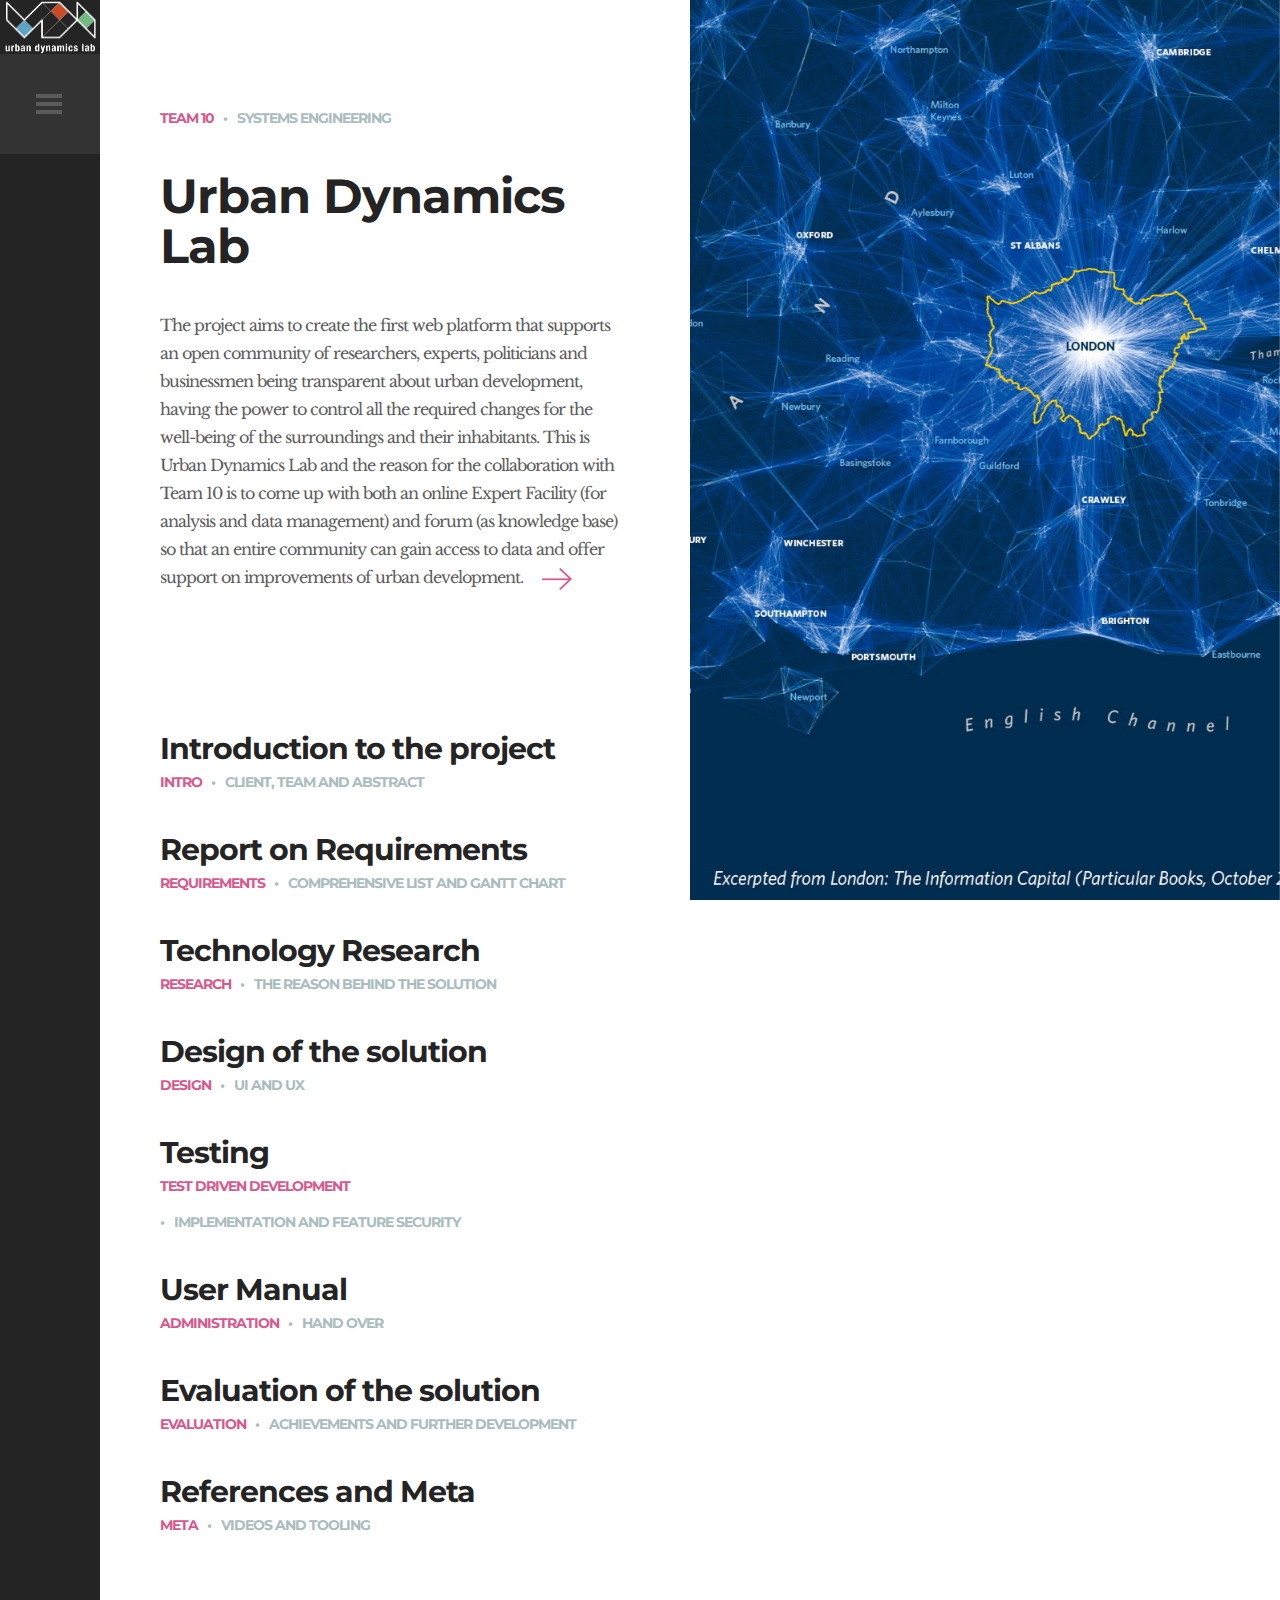
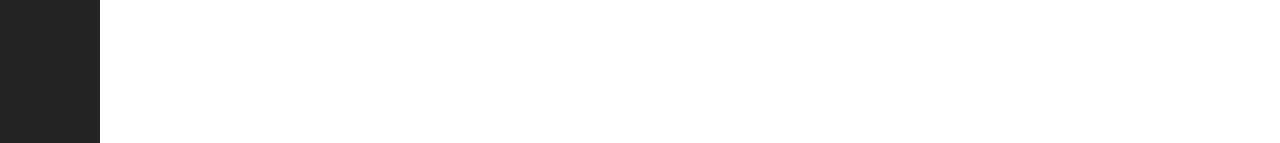
<file: index.html>
<!DOCTYPE HTML>
<html lang="en-US">
    <head>
        <title>Urban Dynamics Lab</title>
        <meta http-equiv="Content-Type" content="text/html; charset=UTF-8">
        <meta name="description" content="Template by Colorlib" />
        <meta name="keywords" content="HTML, CSS, JavaScript, PHP" />
        <meta name="author" content="Colorlib" />
        <meta name="viewport" content="width=device-width, initial-scale=1, maximum-scale=1">

        <link rel="shortcut icon" href="images/favicon.png" />
        <link href='http://fonts.googleapis.com/css?family=Montserrat:400,700%7CLibre+Baskerville:400,400italic,700' rel='stylesheet' type='text/css'>
        <link rel="stylesheet" type="text/css"  href='css/clear.css' />
        <link rel="stylesheet" type="text/css"  href='css/common.css' />
        <link rel="stylesheet" type="text/css"  href='css/font-awesome.min.css' />
        <link rel="stylesheet" type="text/css"  href='css/carouFredSel.css' />
        <link rel="stylesheet" type="text/css"  href='css/sm-clean.css' />
        <link rel="stylesheet" type="text/css"  href='style.css' />

        <!--[if lt IE 9]>
                <script src="js/html5.js"></script>
        <![endif]-->

    </head>


    <body class="home blog">

        <!-- Preloader Gif -->
        <table class="doc-loader">
            <tbody>
                <tr>
                    <td>
                        <img src="images/ajax-document-loader.gif" alt="Loading...">
                    </td>
                </tr>
            </tbody>
        </table>

        <!-- Left Sidebar -->
        <div id="sidebar" class="sidebar">
            <div class="menu-left-part">
                <div class="site-info-holder">
                    <h1 class="site-title">Urban Dynamics Lab</h1>
                    <p class="site-description">
                        A platform for all urban development enthusiasts.
                    </p>
                </div>
                <nav id="header-main-menu">
                    <ul class="main-menu sm sm-clean">
                        <li><a href="intro.html" class="current">Intro</a></li>
                        <li><a href="requirements.html">Requirements</a></li>
                        <li><a href="research.html">Research</a></li>
                        <li><a href="design.html">Design</a></li>
                        <li><a href="testing.html">Testing</a></li>
                        <li><a href="manual.html">Manual</a></li>
                        <li><a href="evaluation.html">Evaluation</a></li>
                        <li><a href="meta.html">Meta</a></li>
                    </ul>
                </nav>
                <footer>
                    <div class="footer-info">
                        © 2018 URBAN DYNAMICS LAB.<br> CRAFTED WITH <i class="fa fa-heart"></i> BY <a href=""> TEAM 10</a>.
                    </div>
                </footer>
            </div>
            <div class="menu-right-part">
                <div class="logo-holder">
                    <a href="index.html">
                        <img src="images/logo.png" alt="Suppablog WP">
                    </a>
                </div>
                <div class="toggle-holder">
                    <div id="toggle">
                        <div class="menu-line"></div>
                    </div>
                </div>
                <div class="fixed scroll-top"><i class="fa fa-caret-square-o-up" aria-hidden="true"></i></div>
            </div>
            <div class="clear"></div>
        </div>

        <!-- Home Content -->
        <div id="content" class="site-content">
            <div id="blog-wrapper">
                <div class="blog-holder center-relative">


                    <article id="post-1" class="blog-item-holder featured-post">
                        <div class="entry-content relative">
                            <div class="content-1170 center-relative">
                                <div class="cat-links">
                                    <ul>
                                        <li>
                                            <a href="">Team 10</a>
                                        </li>
                                    </ul>
                                </div>
                                <div class="entry-date published">Systems Engineering</div>
                                <h2 class="entry-title">
                                    <a href="intro.html">Urban Dynamics Lab</a>
                                </h2>
                                <div class="excerpt">
                                    The project aims to create the first web platform that supports an open community of researchers, experts, politicians and businessmen being transparent about urban development, having the power to control all the required changes for the well-being of the surroundings and their inhabitants. This is Urban Dynamics Lab and the reason for the collaboration with Team 10 is to come up with both an online Expert Facility (for analysis and data management) and forum (as knowledge base) so that an entire community can gain access to data and offer support on improvements of urban development.
<a class="read-more" href="intro.html"></a>
                                </div>
                                <div class="clear"></div>
                            </div>
                        </div>
                    </article>


                    <article id="post-2" class="blog-item-holder">
                        <div class="entry-content relative">
                            <div class="content-1170 center-relative">
                                <h2 class="entry-title">
                                    <a href="intro.html">Introduction to the project</a>
                                </h2>
                                <div class="cat-links">
                                    <ul>
                                        <li>
                                            <a href="intro.html">Intro</a>
                                        </li>
                                    </ul>
                                </div>
                                <div class="entry-date published">Client, Team and Abstract</div>
                                <div class="clear"></div>
                            </div>
                        </div>
                    </article>


                    <article id="post-3" class="blog-item-holder">
                        <div class="entry-content relative">
                            <div class="content-1170 center-relative">
                                <h2 class="entry-title">
                                    <a href="requirements.html">Report on Requirements</a>
                                </h2>
                                <div class="cat-links">
                                    <ul>
                                        <li>
                                            <a href="requirements.html">Requirements</a>
                                        </li>
                                    </ul>
                                </div>
                                <div class="entry-date published">Comprehensive list and Gantt Chart</div>
                                <div class="clear"></div>
                            </div>
                        </div>
                    </article>



                    <article id="post-4" class="blog-item-holder">
                        <div class="entry-content relative">
                            <div class="content-1170 center-relative">
                                <h2 class="entry-title">
                                    <a href="research.html">Technology Research</a>
                                </h2>
                                <div class="cat-links">
                                    <ul>
                                        <li>
                                            <a href="research.html">Research</a>
                                        </li>
                                    </ul>
                                </div>
                                <div class="entry-date published">The reason behind the solution</div>
                                <div class="clear"></div>
                            </div>
                        </div>
                    </article>



                    <article id="post-5" class="blog-item-holder">
                        <div class="entry-content relative">
                            <div class="content-1170 center-relative">
                                <h2 class="entry-title">
                                    <a href="design.html">Design of the solution</a>
                                </h2>
                                <div class="cat-links">
                                    <ul>
                                        <li>
                                            <a href="design.html">Design</a>
                                        </li>
                                    </ul>
                                </div>
                                <div class="entry-date published">UI and UX</div>
                                <div class="clear"></div>
                            </div>
                        </div>
                    </article>



                    <article id="post-6" class="blog-item-holder">
                        <div class="entry-content relative">
                            <div class="content-1170 center-relative">
                                <h2 class="entry-title">
                                    <a href="testing.html">Testing</a>
                                </h2>
                                <div class="cat-links">
                                    <ul>
                                        <li>
                                            <a href="testing.html">Test Driven Development</a>
                                        </li>
                                    </ul>
                                </div>
                                <div class="entry-date published">Implementation and Feature Security</div>
                                <div class="clear"></div>
                            </div>
                        </div>
                    </article>



                    <article id="post-7" class="blog-item-holder">
                        <div class="entry-content relative">
                            <div class="content-1170 center-relative">
                                <h2 class="entry-title">
                                    <a href="manual.html">User Manual</a>
                                </h2>
                                <div class="cat-links">
                                    <ul>
                                        <li>
                                            <a href="manual.html">Administration</a>
                                        </li>
                                    </ul>
                                </div>
                                <div class="entry-date published">Hand over</div>
                                <div class="clear"></div>
                            </div>
                        </div>
                    </article>



                    <article id="post-8" class="blog-item-holder">
                        <div class="entry-content relative">
                            <div class="content-1170 center-relative">
                                <h2 class="entry-title">
                                    <a href="evaluation.html">Evaluation of the solution</a>
                                </h2>
                                <div class="cat-links">
                                    <ul>
                                        <li>
                                            <a href="evaluation.html">Evaluation</a>
                                        </li>
                                    </ul>
                                </div>
                                <div class="entry-date published">Achievements and Further Development</div>
                                <div class="clear"></div>
                            </div>
                        </div>
                    </article>



                    <article id="post-9" class="blog-item-holder">
                        <div class="entry-content relative">
                            <div class="content-1170 center-relative">
                                <h2 class="entry-title">
                                    <a href="meta.html">References and Meta</a>
                                </h2>
                                <div class="cat-links">
                                    <ul>
                                        <li>
                                            <a href="meta.html">Meta</a>
                                        </li>
                                    </ul>
                                </div>
                                <div class="entry-date published">Videos and Tooling</div>
                                <div class="clear"></div>
                            </div>
                        </div>
                    </article>

                </div>
                <div class="clear"></div>
            </div>

            <div class="featured-image-holder">
                <div class="featured-post-image" style="background-image: url(images/HometoWork_datastore.jpg)"></div>

            </div>
            <div class="clear"></div>
        </div>



        <!--Load JavaScript-->
        <script type="text/javascript" src="js/jquery.js"></script>
        <script type='text/javascript' src='js/imagesloaded.pkgd.js'></script>
        <script type='text/javascript' src='js/jquery.nicescroll.min.js'></script>
        <script type='text/javascript' src='js/jquery.smartmenus.min.js'></script>
        <script type='text/javascript' src='js/jquery.carouFredSel-6.0.0-packed.js'></script>
        <script type='text/javascript' src='js/jquery.mousewheel.min.js'></script>
        <script type='text/javascript' src='js/jquery.touchSwipe.min.js'></script>
        <script type='text/javascript' src='js/jquery.easing.1.3.js'></script>
        <script type='text/javascript' src='js/main.js'></script>
    </body>
</html>
</file>
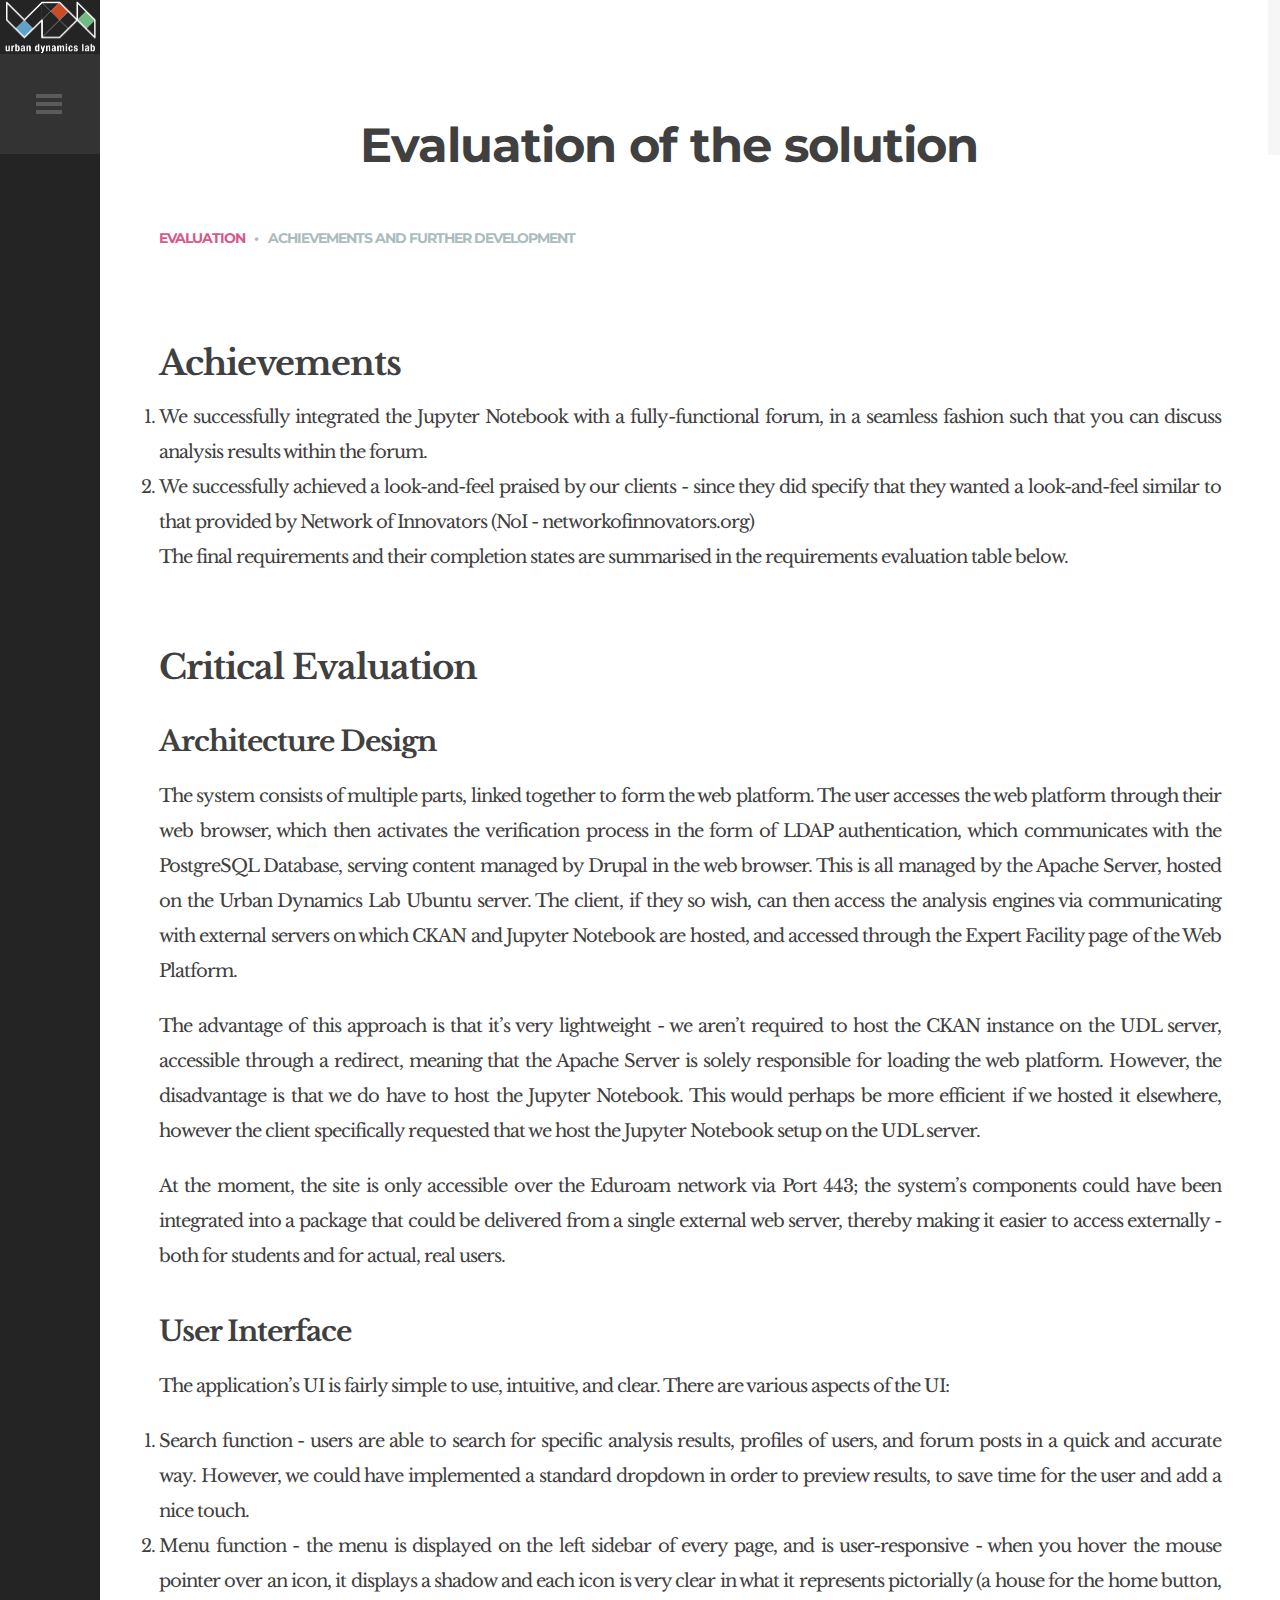
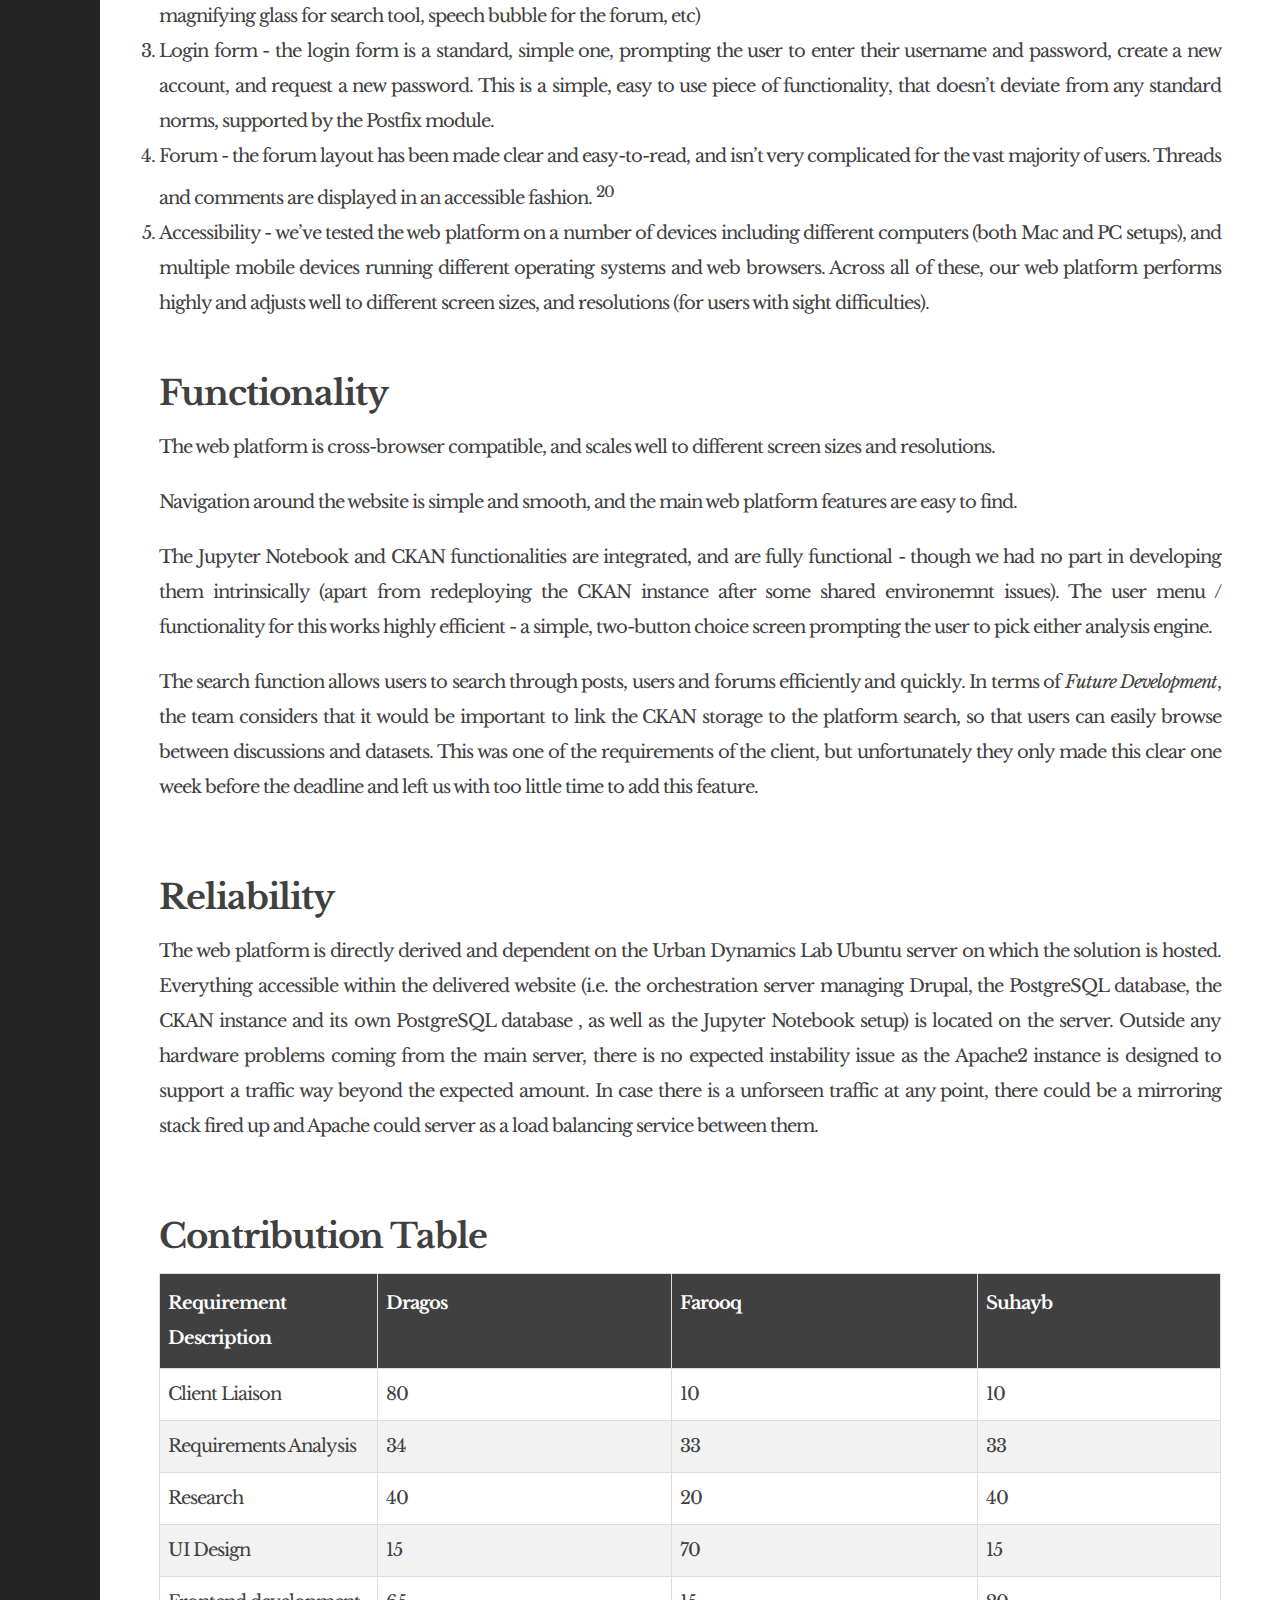
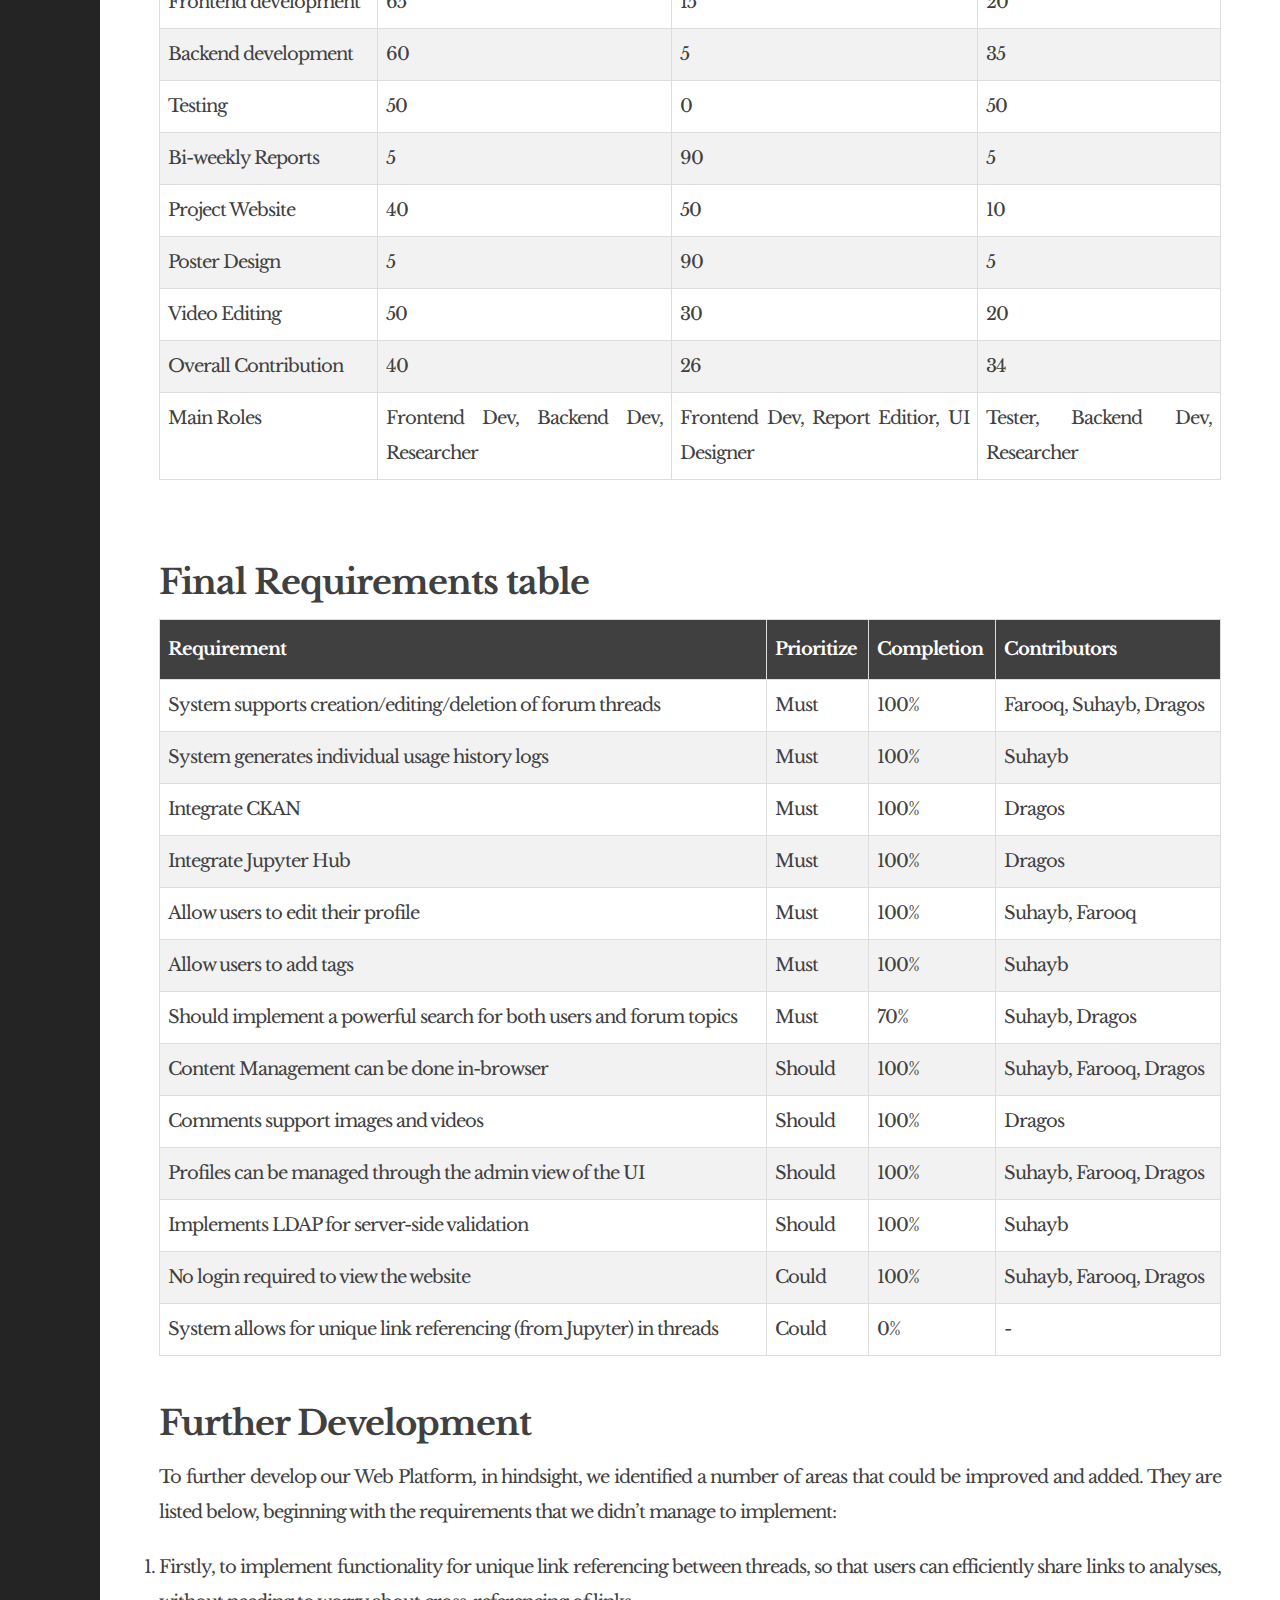
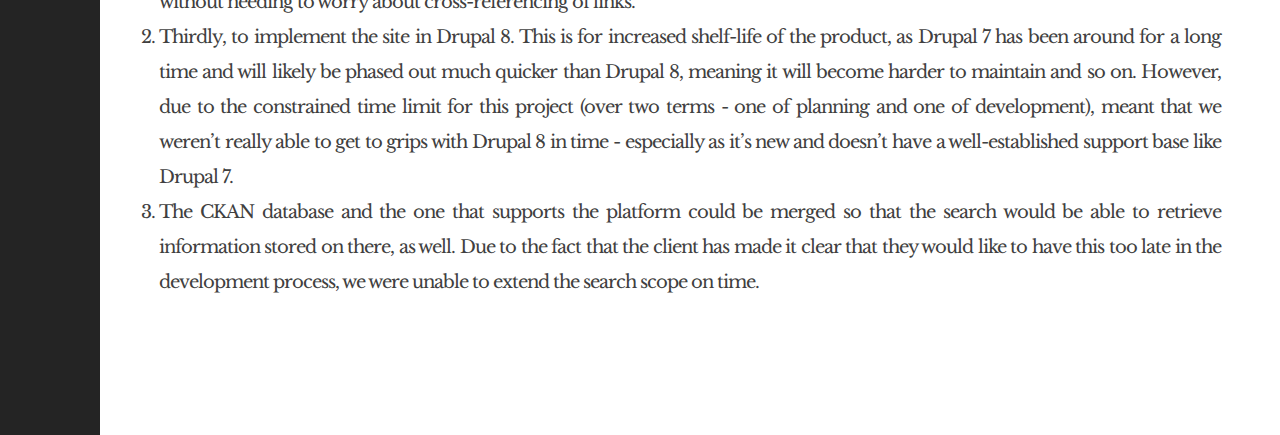
<file: evaluation.html>
<!DOCTYPE HTML>
<html lang="en-US">
    <head>
        <title>Evaluation - Urban Dynamics Lab</title>
        <meta http-equiv="Content-Type" content="text/html; charset=UTF-8">
        <meta name="description" content="Template by Colorlib" />
        <meta name="keywords" content="HTML, CSS, JavaScript, PHP" />
        <meta name="author" content="Colorlib" />
        <meta name="viewport" content="width=device-width, initial-scale=1, maximum-scale=1">

        <link rel="shortcut icon" href="images/favicon.png" />
        <link href='http://fonts.googleapis.com/css?family=Montserrat:400,700%7CLibre+Baskerville:400,400italic,700' rel='stylesheet' type='text/css'>
        <link rel="stylesheet" type="text/css"  href='css/clear.css' />
        <link rel="stylesheet" type="text/css"  href='css/common.css' />
        <link rel="stylesheet" type="text/css"  href='css/font-awesome.min.css' />
        <link rel="stylesheet" type="text/css"  href='css/carouFredSel.css' />
        <link rel="stylesheet" type="text/css"  href='css/sm-clean.css' />
        <link rel="stylesheet" type="text/css"  href='style.css' />

        <!--[if lt IE 9]>
                <script src="js/html5.js"></script>
        <![endif]-->

    </head>


    <body class="single-post">

        <!-- Preloader Gif -->
        <table class="doc-loader">
            <tbody>
                <tr>
                    <td>
                        <img src="images/ajax-document-loader.gif" alt="Loading...">
                    </td>
                </tr>
            </tbody>
        </table>

        <!-- Left Sidebar -->
        <div id="sidebar" class="sidebar">
            <div class="menu-left-part">
                <div class="site-info-holder">
                    <div class="site-title">Urban Dynamics Lab</div>
                    <p class="site-description">
                        A platform for all urban development enthusiasts.
                    </p>
                </div>
                <nav id="header-main-menu">
                    <ul class="main-menu sm sm-clean">
                        <li><a href="intro.html">Intro</a></li>
                        <li><a href="requirements.html">Requirements</a></li>
                        <li><a href="research.html">Research</a></li>
                        <li><a href="design.html">Design</a></li>
                        <li><a href="testing.html">Testing</a></li>
                        <li><a href="manual.html">Manual</a></li>
                        <li><a href="evaluation.html" class="current">Evaluation</a></li>
                        <li><a href="meta.html">Meta</a></li>
                    </ul>
                </nav>
                <footer>
                    <div class="footer-info">
                        © 2018 URBAN DYNAMICS LAB.<br> CRAFTED WITH <i class="fa fa-heart"></i> BY <a href=""> TEAM 10</a>.
                    </div>
                </footer>
            </div>
            <div class="menu-right-part">
                <div class="logo-holder">
                    <a href="index.html">
                        <img src="images/logo.png" alt="Suppablog WP">
                    </a>
                </div>
                <div class="toggle-holder">
                    <div id="toggle">
                        <div class="menu-line"></div>
                    </div>
                </div>
                <div class="social-holder">
                    <div class="social-list">
                        <a href="#achievements">Achievements</a>
                        <a href="#critical">Critical Evaluation</a>
                        <a href="#functionality">Functionality</a>
                        <a href="#stability">Reliability</a>
                        <a href="#further">Further Development</a>
                    </div>
                </div>
                <div class="fixed scroll-top"><i class="fa fa-caret-square-o-up" aria-hidden="true"></i></div>
            </div>
            <div class="clear"></div>
        </div>

        <!-- Single Content -->
        <div id="content" class="site-content center-relative">
            <div class="single-post-wrapper content-1070 center-relative">

                <article class="center-relative">
                    <h1 class="entry-title">
                        Evaluation of the solution
                    </h1>
                    <div class="post-info content-860 center-relative">
                        <div class="cat-links">
                            <ul>
                                <li><a href="intro.html">Evaluation</a></li>
                            </ul>
                        </div>
                        <div class="entry-date published">Achievements and Further Development</div>
                        <div class="clear"></div>
                    </div>

                    <div class="entry-content">

                        <div class="content-wrap content-860 center-relative ">
                        <h2 id="achievements">Achievements </h2>
                        <ol>
                        <li>We successfully integrated the Jupyter Notebook with a fully-functional forum, in a seamless fashion such that you can discuss analysis results within the forum.
                        </li>
                        <li>We successfully achieved a look-and-feel praised by our clients - since they did specify that they wanted a look-and-feel similar to that provided by Network of Innovators (NoI - networkofinnovators.org)
                        </li></ol>

                        <p>The final requirements and their completion states are summarised in the requirements evaluation table below. </p>
                        <br>
                        
                        <h2 id="critical">Critical Evaluation </h2>

                        <h5>Architecture Design </h5>
                        <p>The system consists of multiple parts, linked together to form the web platform. The user accesses the web platform through their web browser, which then activates the verification process in the form of LDAP authentication, which communicates with the PostgreSQL Database, serving content managed by Drupal in the web browser. This is all managed by the Apache Server, hosted on the Urban Dynamics Lab Ubuntu server. The client, if they so wish, can then access the analysis engines via communicating with external servers on which CKAN and Jupyter Notebook are hosted, and accessed through the Expert Facility page of the Web Platform.</p>

                        <p>The advantage of this approach is that it’s very lightweight - we aren’t required to host the CKAN instance on the UDL server, accessible through a redirect, meaning that the Apache Server is solely responsible for loading the web platform. However, the disadvantage is that we do have to host the Jupyter Notebook. This would perhaps be more efficient if we hosted it elsewhere, however the client specifically requested that we host the Jupyter Notebook setup on the UDL server. </p>

                        <p>At the moment, the site is only accessible over the Eduroam network via Port 443; the system’s components could have been integrated into a package that could be delivered from a single external web server, thereby making it easier to access externally - both for students and for actual, real users. </p>

                        <h5>User Interface</h5>
                        <p>The application’s UI is fairly simple to use, intuitive, and clear. There are various aspects of the UI: </p>
                        <ol>
                        <li>
                        Search function - users are able to search for specific analysis results, profiles of users, and forum posts in a quick and accurate way. However, we could have implemented a standard dropdown in order to preview results, to save time for the user and add a nice touch.
                        </li>
                        <li>Menu function - the menu is displayed on the left sidebar of every page, and is user-responsive - when you hover the mouse pointer over an icon, it displays a shadow and each icon is very clear in what it represents pictorially (a house for the home button, magnifying glass for search tool, speech bubble for the forum, etc)</li>
                        <li>Login form - the login form is a standard, simple one, prompting the user to enter their username and password, create a new account, and request a new password. This is a simple, easy to use piece of functionality, that doesn’t deviate from any standard norms, supported by the Postfix module. </li>
                        <li>Forum - the forum layout has been made clear and easy-to-read, and isn’t very complicated for the vast majority of users. Threads and comments are displayed in an accessible fashion. <sup>20</sup></li>
                        <li>Accessibility - we’ve tested the web platform on a number of devices including different computers (both Mac and PC setups), and multiple mobile devices running different operating systems and web browsers. Across all of these, our web platform performs highly and adjusts well to different screen sizes, and resolutions (for users with sight difficulties).
                        </li></ol>
                        <br>
                        <h2 id="functionality">Functionality</h2>
                        <p>The web platform is cross-browser compatible, and scales well to different screen sizes and resolutions.</p>

                        <p>Navigation around the website is simple and smooth, and the main web platform features are easy to find.</p>

                        <p>The Jupyter Notebook and CKAN functionalities are integrated, and are fully functional - though we had no part in developing them intrinsically (apart from redeploying the CKAN instance after some shared environemnt issues). The user menu / functionality for this works highly efficient - a simple, two-button choice screen prompting the user to pick either analysis engine.</p>

                        <p>The search function allows users to search through posts, users and forums efficiently and quickly. In terms of <i>Future Development</i>, the team considers that it would be important to link the CKAN storage to the platform search, so that users can easily browse between discussions and datasets. This was one of the requirements of the client, but unfortunately they only made this clear one week before the deadline and left us with too little time to add this feature.</p>
                        <br>
                        <h2 id="stability">Reliability </h2>

                        <p>The web platform is directly derived and dependent on the Urban Dynamics Lab Ubuntu server on which the solution is hosted. Everything accessible within the delivered website (i.e. the orchestration server  managing Drupal, the PostgreSQL database, the CKAN instance and its own PostgreSQL database , as well as the Jupyter Notebook setup) is located on the server. Outside any hardware problems coming from the main server, there is no expected instability issue as the Apache2 instance is designed to support a traffic way beyond the expected amount. In case there is a unforseen traffic at any point, there could be a mirroring stack fired up and Apache could server as a load balancing service between them.</p>
                        <br>
                        <h2 >Contribution Table  </h2>
                        <table class="tableizer-table">
                        <thead><tr class="tableizer-firstrow"><th>Requirement Description  </th><th>Dragos</th><th>Farooq</th><th>Suhayb</th></tr></thead><tbody>
                         <tr><td>Client Liaison</td><td>80</td><td>10</td><td>10</td></tr>
                         <tr><td>Requirements Analysis</td><td>34</td><td>33</td><td>33</td></tr>
                         <tr><td>Research</td><td>40</td><td>20</td><td>40</td></tr>
                         <tr><td>UI Design</td><td>15</td><td>70</td><td>15</td></tr>
                         <tr><td>Frontend development</td><td>65</td><td>15</td><td>20</td></tr>
                         <tr><td>Backend development</td><td>60</td><td>5</td><td>35</td></tr>
                         <tr><td>Testing</td><td>50</td><td>0</td><td>50</td></tr>
                         <tr><td>Bi-weekly Reports</td><td>5</td><td>90</td><td>5</td></tr>
                         <tr><td>Project Website</td><td>40</td><td>50</td><td>10</td></tr>
                         <tr><td>Poster Design</td><td>5</td><td>90</td><td>5</td></tr>
                         <tr><td>Video Editing</td><td>50</td><td>30</td><td>20</td></tr>
                         <tr><td>Overall Contribution</td><td>40</td><td>26</td><td>34</td></tr>
                         <tr><td>Main Roles</td><td>Frontend Dev, Backend Dev, Researcher</td><td>Frontend Dev, Report Editior, UI Designer</td><td>Tester, Backend Dev, Researcher</td></tr>
                        </tbody></table>

                        <br>
                        <h2>Final Requirements table</h2>
                        
                        <table>
                            <thead>
                                <tr>
                                    <th>
                        Requirement</th><th>
                        Prioritize</th><th>
                        Completion</th><th>
                        Contributors</th></tr></thead>
                        <tbody>
                        <tr><td>System supports creation/editing/deletion of forum threads
                        </td><td>Must
                        </td><td>100%
                        </td><td>Farooq, Suhayb, Dragos
                        </td></tr><tr><td>System generates individual usage history logs
                        </td><td>Must
                        </td><td>100%
                        </td><td>Suhayb
                        </td></tr><tr><td>Integrate CKAN
                        </td><td>Must
                        </td><td>100%
                        </td><td>Dragos
                        </td></tr><tr><td>Integrate Jupyter Hub
                        </td><td>Must
                        </td><td>100%
                        </td><td>Dragos
                        </td></tr><tr><td>Allow users to edit their profile
                        </td><td>Must
                        </td><td>100%
                        </td><td>Suhayb, Farooq
                        </td></tr><tr><td>Allow users to add tags
                        </td><td>Must
                        </td><td>100%
                        </td><td>Suhayb
                        </td></tr><tr><td>Should implement a powerful search for both users and forum topics
                        </td><td>Must
                        </td><td>70%
                        </td><td>Suhayb, Dragos
                        </td></tr><tr><td>Content Management can be done in-browser
                        </td><td>Should
                        </td><td>100%
                        </td><td>Suhayb, Farooq, Dragos
                        </td></tr><tr><td>Comments support images and videos
                        </td><td>Should
                        </td><td>100%
                        </td><td>Dragos
                        </td></tr><tr><td>Profiles can be managed through the admin view of the UI
                        </td><td>Should
                        </td><td>100%
                        </td><td>Suhayb, Farooq, Dragos
                        </td></tr><tr><td>Implements LDAP for server-side validation
                        </td><td>Should
                        </td><td>100%
                        </td><td>Suhayb
                        </td></tr><tr><td>No login required to view the website
                        </td><td>Could
                        </td><td>100%
                        </td><td>Suhayb, Farooq, Dragos
                        </td></tr><tr><td>System allows for unique link referencing (from Jupyter) in threads
                        </td><td>Could
                        </td><td>0%
                        </td><td>-</td></tr></tbody></table>


                        <h2 id="further">Further Development</h2>
                        <p>To further develop our Web Platform, in hindsight, we identified a number of areas that could be improved and added. They are listed below, beginning with the requirements that we didn’t manage to implement: </p>
                        <ol><li>
                        Firstly, to implement functionality for unique link referencing between threads, so that users can efficiently share links to analyses, without needing to worry about cross-referencing of links. </li>
                        <li>Thirdly, to implement the site in Drupal 8. This is for increased shelf-life of the product, as Drupal 7 has been around for a long time and will likely be phased out much quicker than Drupal 8, meaning it will become harder to maintain and so on. However, due to the constrained time limit for this project (over two terms - one of planning and one of development), meant that we weren’t really able to get to grips with Drupal 8 in time - especially as it’s new and doesn’t have a well-established support base like Drupal 7.</li>
                        <li>The CKAN database and the one that supports the platform could be merged so that the search would be able to retrieve information stored on there, as well. Due to the fact that the client has made it clear that they would like to have this too late in the development process, we were unable to extend the search scope on time.
                        </li></ol>
                        <br>
                        </div>
                    </div>
                    <div class="clear"></div>
                </article>
            </div>
        </div>



        <!--Load JavaScript-->
        <script type="text/javascript" src="js/jquery.js"></script>
        <script type='text/javascript' src='js/imagesloaded.pkgd.js'></script>
        <script type='text/javascript' src='js/jquery.nicescroll.min.js'></script>
        <script type='text/javascript' src='js/jquery.smartmenus.min.js'></script>
        <script type='text/javascript' src='js/jquery.carouFredSel-6.0.0-packed.js'></script>
        <script type='text/javascript' src='js/jquery.mousewheel.min.js'></script>
        <script type='text/javascript' src='js/jquery.touchSwipe.min.js'></script>
        <script type='text/javascript' src='js/jquery.easing.1.3.js'></script>
        <script type='text/javascript' src='js/main.js'></script>
    </body>
</html>
</file>
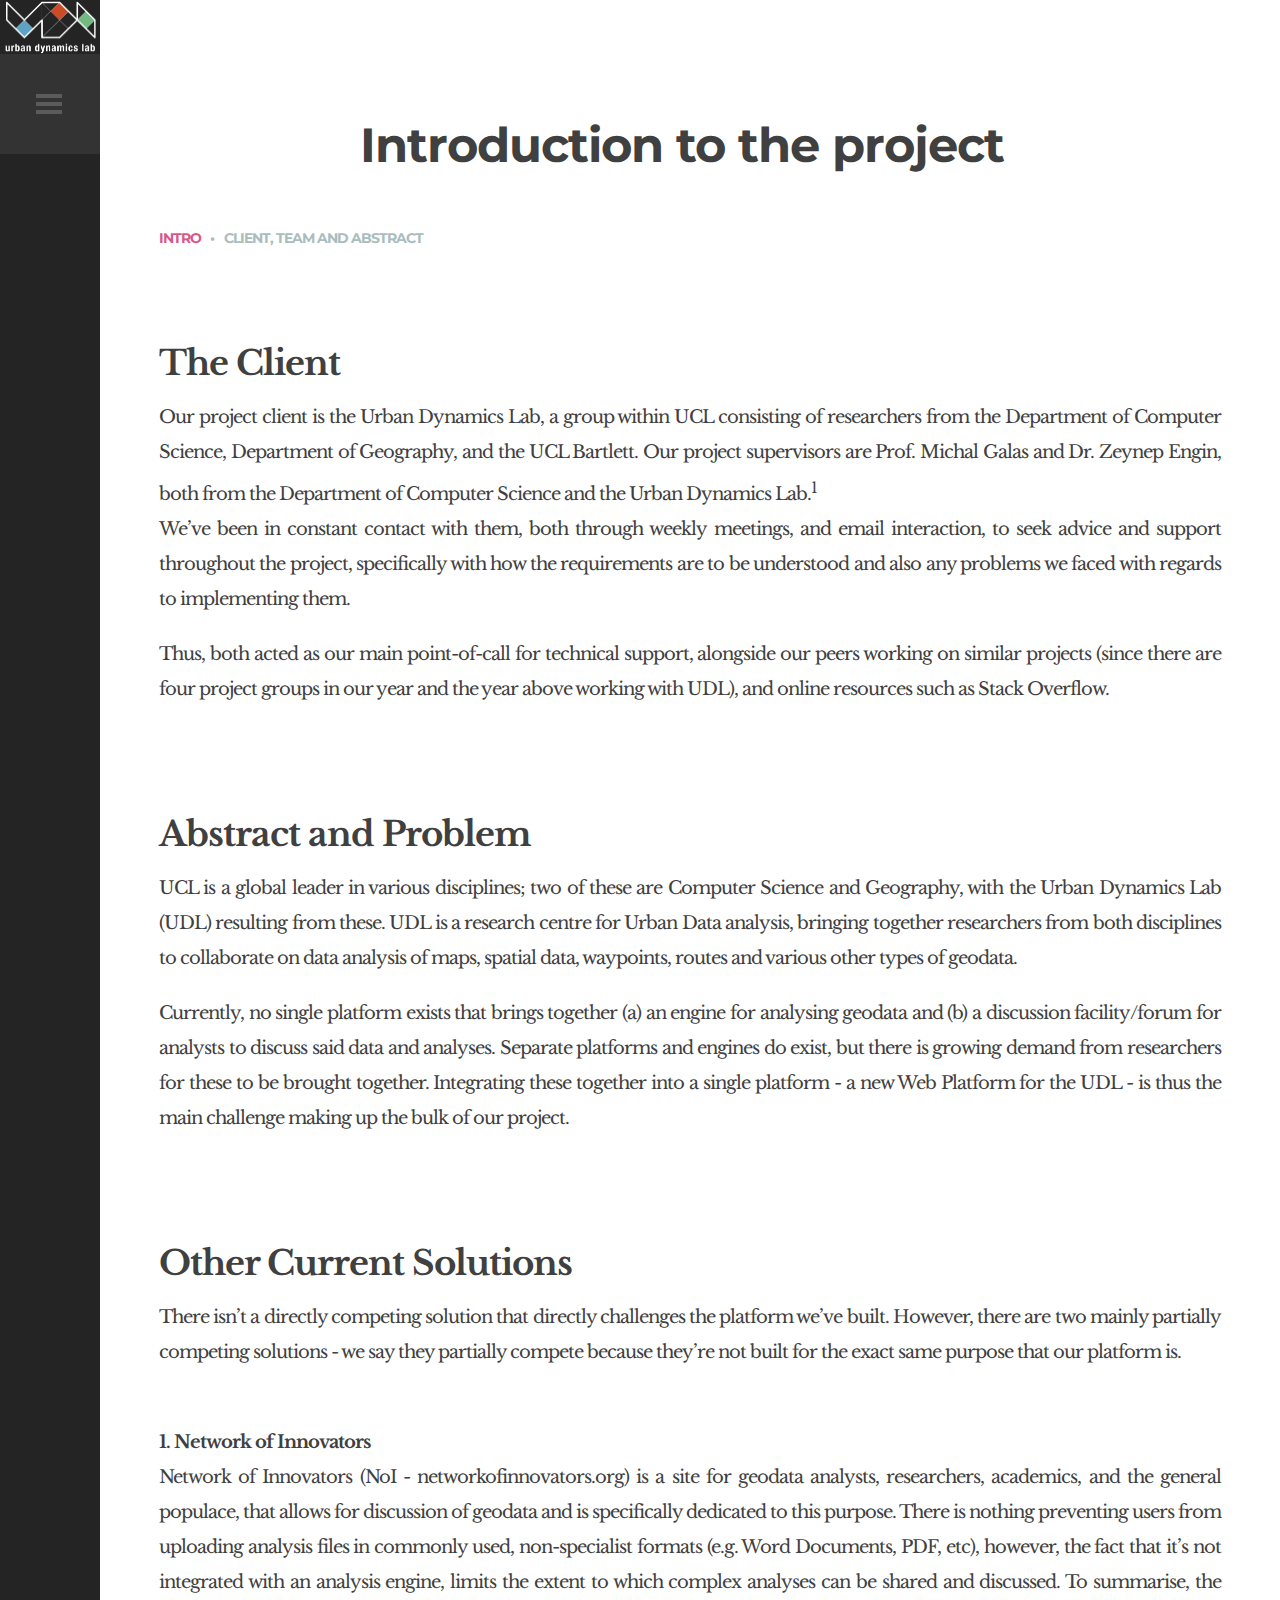
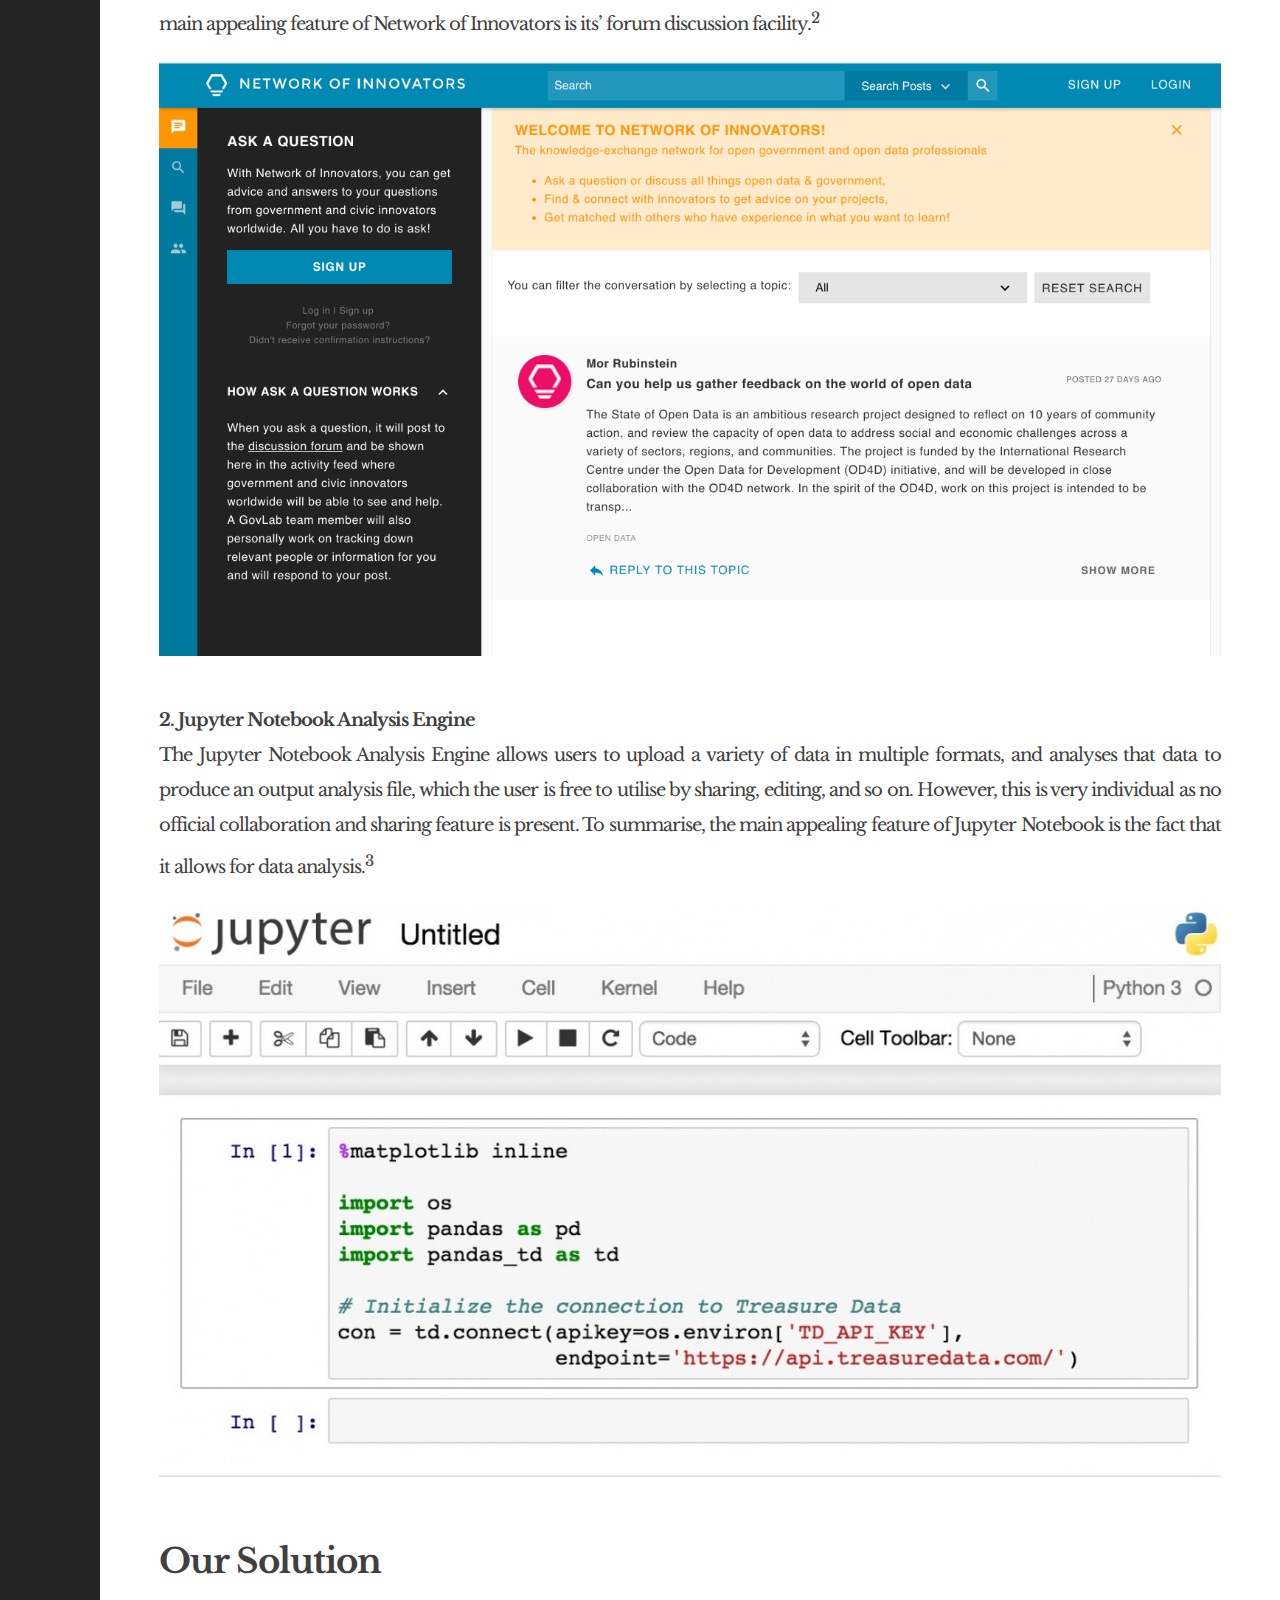
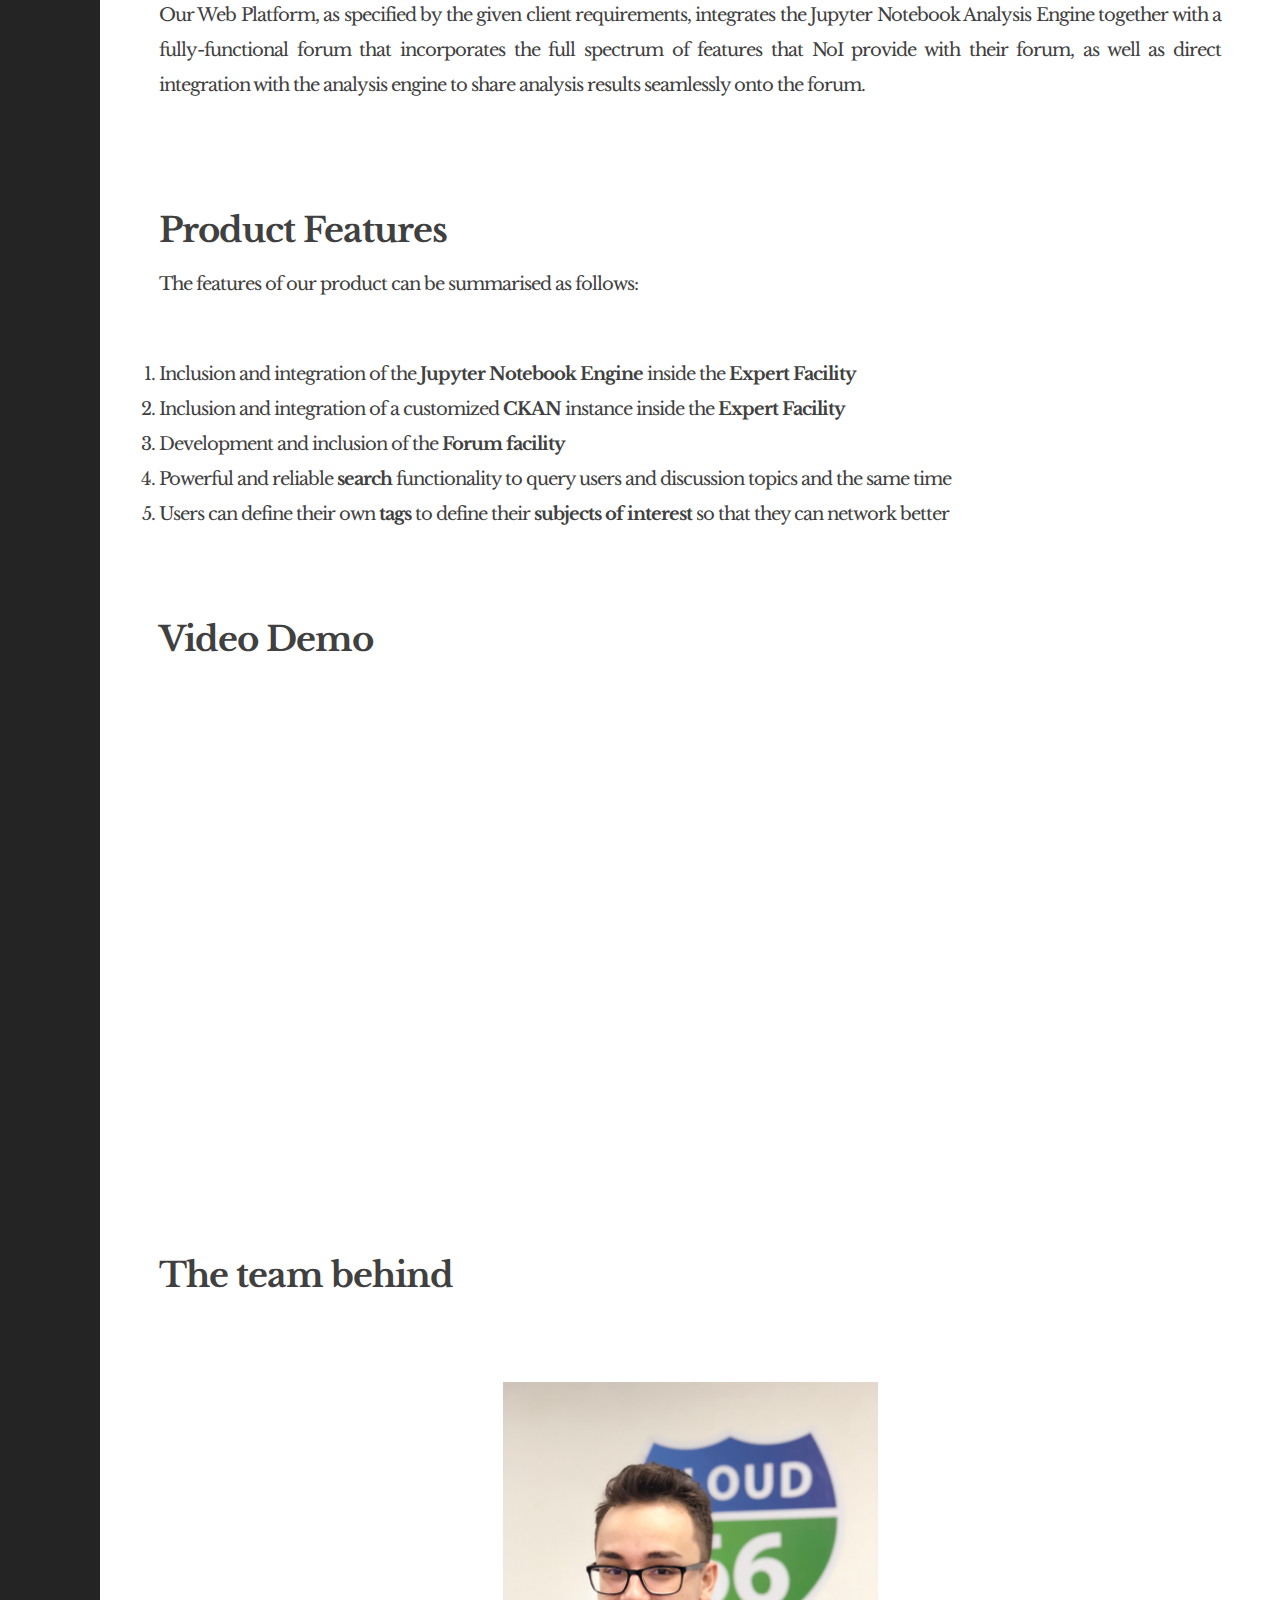
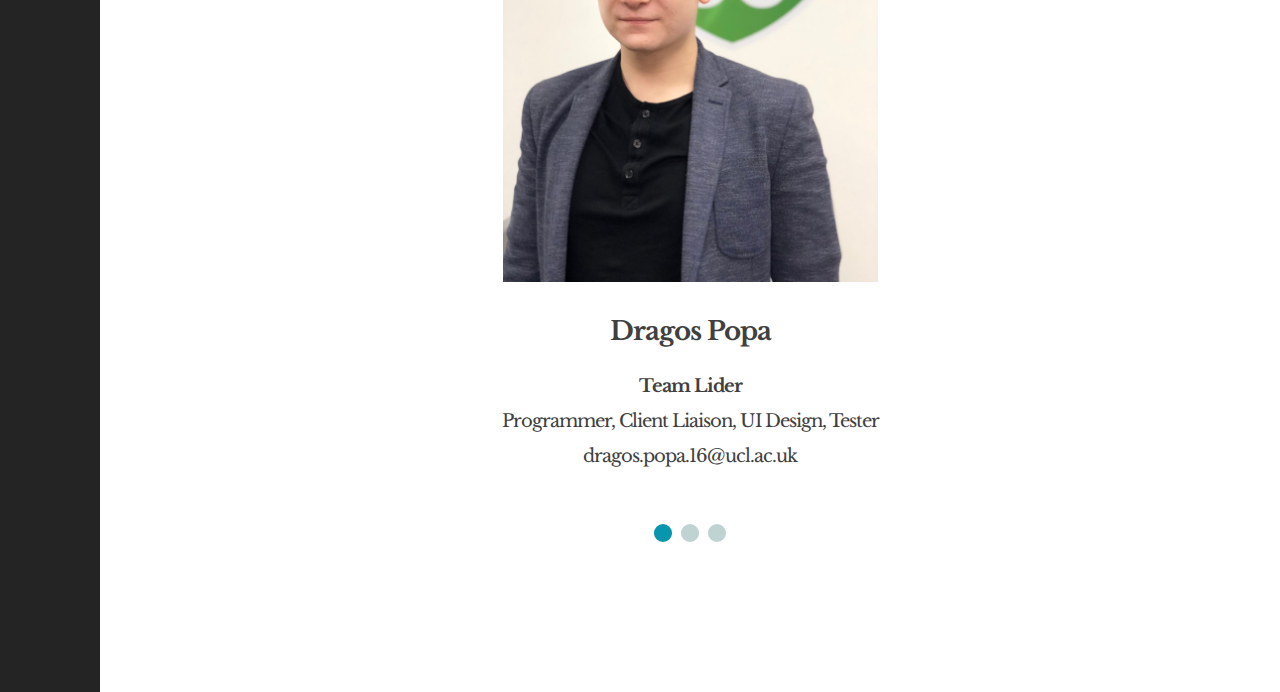
<file: intro.html>
<!DOCTYPE HTML>
<html lang="en-US">
    <head>
        <title>Intro - Urban Dynamics Lab</title>
        <meta http-equiv="Content-Type" content="text/html; charset=UTF-8">
        <meta name="description" content="Template by Colorlib" />
        <meta name="keywords" content="HTML, CSS, JavaScript, PHP" />
        <meta name="author" content="Colorlib" />
        <meta name="viewport" content="width=device-width, initial-scale=1, maximum-scale=1">

        <link rel="shortcut icon" href="images/favicon.png" />
        <link href='http://fonts.googleapis.com/css?family=Montserrat:400,700%7CLibre+Baskerville:400,400italic,700' rel='stylesheet' type='text/css'>
        <link rel="stylesheet" type="text/css"  href='css/clear.css' />
        <link rel="stylesheet" type="text/css"  href='css/common.css' />
        <link rel="stylesheet" type="text/css"  href='css/font-awesome.min.css' />
        <link rel="stylesheet" type="text/css"  href='css/carouFredSel.css' />
        <link rel="stylesheet" type="text/css"  href='css/sm-clean.css' />
        <link rel="stylesheet" type="text/css"  href='style.css' />

        <!--[if lt IE 9]>
                <script src="js/html5.js"></script>
        <![endif]-->

    </head>


    <body class="single-post">

        <!-- Preloader Gif -->
        <table class="doc-loader">
            <tbody>
                <tr>
                    <td>
                        <img src="images/ajax-document-loader.gif" alt="Loading...">
                    </td>
                </tr>
            </tbody>
        </table>

        <!-- Left Sidebar -->
        <div id="sidebar" class="sidebar">
            <div class="menu-left-part">
                <div class="site-info-holder">
                    <div class="site-title">Urban Dynamics Lab</div>
                    <p class="site-description">
                        A platform for all urban development enthusiasts.
                    </p>
                </div>
                <nav id="header-main-menu">
                    <ul class="main-menu sm sm-clean">
                        <li><a href="intro.html" class="current">Intro</a></li>
                        <li><a href="requirements.html">Requirements</a></li>
                        <li><a href="research.html">Research</a></li>
                        <li><a href="design.html">Design</a></li>
                        <li><a href="testing.html">Testing</a></li>
                        <li><a href="manual.html">Manual</a></li>
                        <li><a href="evaluation.html">Evaluation</a></li>
                        <li><a href="meta.html">Meta</a></li>
                    </ul>
                </nav>
                <footer>
                    <div class="footer-info">
                        © 2018 URBAN DYNAMICS LAB.<br> CRAFTED WITH <i class="fa fa-heart"></i> BY <a href=""> TEAM 10</a>.
                    </div>
                </footer>
            </div>
            <div class="menu-right-part">
                <div class="logo-holder">
                    <a href="index.html">
                        <img src="images/logo.png" alt="Suppablog WP">
                    </a>
                </div>
                <div class="toggle-holder">
                    <div id="toggle">
                        <div class="menu-line"></div>
                    </div>
                </div>
                <div class="social-holder">
                    <div class="social-list">
                        <a href="#client">The Client</a>
                        <a href="#abstract">Abstract</a>
                        <a href="#current">Competing Solutions</a>
                        <a href="#solution">Our Solution</a>
                        <a href="#features">Product Features</a>
                        <a href="#demo">Presentation Demo</a>
                        <a href="#team">Team</a>
                    </div>
                </div>
                <div class="fixed scroll-top"><i class="fa fa-caret-square-o-up" aria-hidden="true"></i></div>
            </div>
            <div class="clear"></div>
        </div>

        <!-- Single Content -->
        <div id="content" class="site-content center-relative">
            <div class="single-post-wrapper content-1070 center-relative">

                <article class="center-relative">
                    <h1 class="entry-title">
                        Introduction to the project
                    </h1>
                    <div class="post-info content-860 center-relative">
                        <div class="cat-links">
                            <ul>
                                <li><a href="intro.html">Intro</a></li>
                            </ul>
                        </div>
                        <div class="entry-date published">Client, Team and Abstract</div>
                        <div class="clear"></div>
                    </div>

                    <div class="entry-content">

                        <div class="content-wrap content-860 center-relative ">
                            <h2 id="client">The Client</h2>

                            <p class="wrap-blockquote"> Our project client is the Urban Dynamics Lab, a group within UCL consisting of researchers from the Department of Computer Science, Department of Geography, and the UCL Bartlett. Our project supervisors are Prof. Michal Galas and Dr. Zeynep Engin, both from the Department of Computer Science and the Urban Dynamics Lab.<sup>1</sup></p>

                            <p> We’ve been in constant contact with them, both through weekly meetings, and email interaction, to seek advice and support throughout the project, specifically with how the requirements are to be understood and also any problems we faced with regards to implementing them.</p>

                            <p> Thus, both acted as our main point-of-call for technical support, alongside our peers working on similar projects (since there are four project groups in our year and the year above working with UDL), and online resources such as Stack Overflow.</p>
                            <br><br>
                            <h2 id="abstract"> Abstract and Problem </h2>
                            <p>UCL is a global leader in various disciplines; two of these are Computer Science and Geography, with the Urban Dynamics Lab (UDL) resulting from these. UDL is a research centre for Urban Data analysis, bringing together researchers from both disciplines to collaborate on data analysis of maps, spatial data, waypoints, routes and various other types of geodata.</p>

                            <p>Currently, no single platform exists that brings together (a) an engine for analysing geodata and (b) a discussion facility/forum for analysts to discuss said data and analyses. Separate platforms and engines do exist, but there is growing demand from researchers for these to be brought together. Integrating these together into a single platform - a new Web Platform for the UDL - is thus the main challenge making up the bulk of our project.</p>
                            <br><br>

                            <h2 id="current">Other Current Solutions</h2>
                            <p>There isn’t a directly competing solution that directly challenges the platform we’ve built. However, there are two mainly partially competing solutions - we say they partially compete because they’re not built for the exact same purpose that our platform is. </p>
                            <br>
                                   <b>1.  Network of Innovators</b>
                            <p>Network of Innovators (NoI - networkofinnovators.org) is a site for geodata analysts, researchers, academics, and the general populace, that allows for discussion of geodata and is specifically dedicated to this purpose. There is nothing preventing users from uploading analysis files in commonly used, non-specialist formats (e.g. Word Documents, PDF, etc), however, the fact that it’s not integrated with an analysis engine, limits the extent to which complex analyses can be shared and discussed. To summarise, the main appealing feature of Network of Innovators is its’ forum discussion facility.<sup>2</sup> </p>
                            <img src="images/content/NoI.png" alt="">
                            <br><br>
                                   <b>2.  Jupyter Notebook Analysis Engine</b>
                            <p>The Jupyter Notebook Analysis Engine allows users to upload a variety of data in multiple formats, and analyses that data to produce an output analysis file, which the user is free to utilise by sharing, editing, and so on. However, this is very individual as no official collaboration and sharing feature is present. To summarise, the main appealing feature of Jupyter Notebook is the fact that it allows for data analysis.<sup>3</sup></p>
                            <img src="images/content/jupyter.jpg" alt="">
                            <br><br>

                            <h2 id="solution">Our Solution</h2>
                            <p>Our Web Platform, as specified by the given client requirements, integrates the Jupyter Notebook Analysis Engine together with a fully-functional forum that incorporates the full spectrum of features that NoI provide with their forum, as well as direct integration with the analysis engine to share analysis results seamlessly onto the forum. </p>
                            <br><br>

                            <h2 id="features">Product Features</h2>
                            <p>The features of our product can be summarised as follows:</p>
                            <br>
                            <ol>
                            <li> Inclusion and integration of the <b>Jupyter Notebook Engine</b> inside the <b>Expert Facility</b></li>
                            <li> Inclusion and integration of a customized <b>CKAN</b> instance inside the <b>Expert Facility</b></li>
                            <li> Development and inclusion of the <b>Forum facility</b> </li>
                            <li> Powerful and reliable <b>search</b> functionality to query users and discussion topics and the same time </li>
                            <li> Users can define their own <b>tags</b> to define their <b>subjects of interest</b> so that they can network better </li>
                            </ol>
                            <br><br>

                            <h2 id="demo">Video Demo</h2>
                            <iframe width="560" height="515" src="https://www.youtube.com/embed/wRGgOjxN2LA" frameborder="0" allow="autoplay; encrypted-media" allowfullscreen></iframe>

                            <br><br>
                            <h2 id="team">The team behind</h2>
                            <br><br>
                             <div class="post-full-width">
                            <script>
                                var slider1_speed = "500";
                                var slider1_auto = "true";
                                var slider1_pagination = "true";
                                var slider1_hover = "true";
                            </script>
                            <div class="image-slider-wrapper">
                                <div class="caroufredsel_wrapper">
                                    <ul id="slider1" class="image-slider slides center-text">
                                        <li><img src="images/team/dragos.jpg" style="height: 500px;" alt=""><br><h6>Dragos Popa</h6><b>Team Lider</b><br>Programmer, Client Liaison, UI Design, Tester<br>dragos.popa.16@ucl.ac.uk</li>
                                        <li><img src="images/team/suhayb.jpg" style="height: 500px;" alt=""><br><h6>Suhayb Hirsi</h6>Researcher, UI Design, Programmer<br>suhayb.hirsi.16@ucl.ac.uk</li>
                                        <li><img src="images/team/farook.jpg" style="height: 500px;" alt=""><br><h6>Farook Dean</h6>Researcher, Report Editor<br>farook.dean.15@ucl.ac.uk</li>
                                    </ul>
                                </div>
                                <div class="slider1_pagination carousel_pagination left"></div>
                                <div class="clear"></div>
                            </div>
                            <div class="clear"></div>
                        </div>
                        </div>
                    </div>
                    <div class="clear"></div>
                </article>
            </div>
        </div>



        <!--Load JavaScript-->
        <script type="text/javascript" src="js/jquery.js"></script>
        <script type='text/javascript' src='js/imagesloaded.pkgd.js'></script>
        <script type='text/javascript' src='js/jquery.nicescroll.min.js'></script>
        <script type='text/javascript' src='js/jquery.smartmenus.min.js'></script>
        <script type='text/javascript' src='js/jquery.carouFredSel-6.0.0-packed.js'></script>
        <script type='text/javascript' src='js/jquery.mousewheel.min.js'></script>
        <script type='text/javascript' src='js/jquery.touchSwipe.min.js'></script>
        <script type='text/javascript' src='js/jquery.easing.1.3.js'></script>
        <script type='text/javascript' src='js/main.js'></script>
    </body>
</html>
</file>
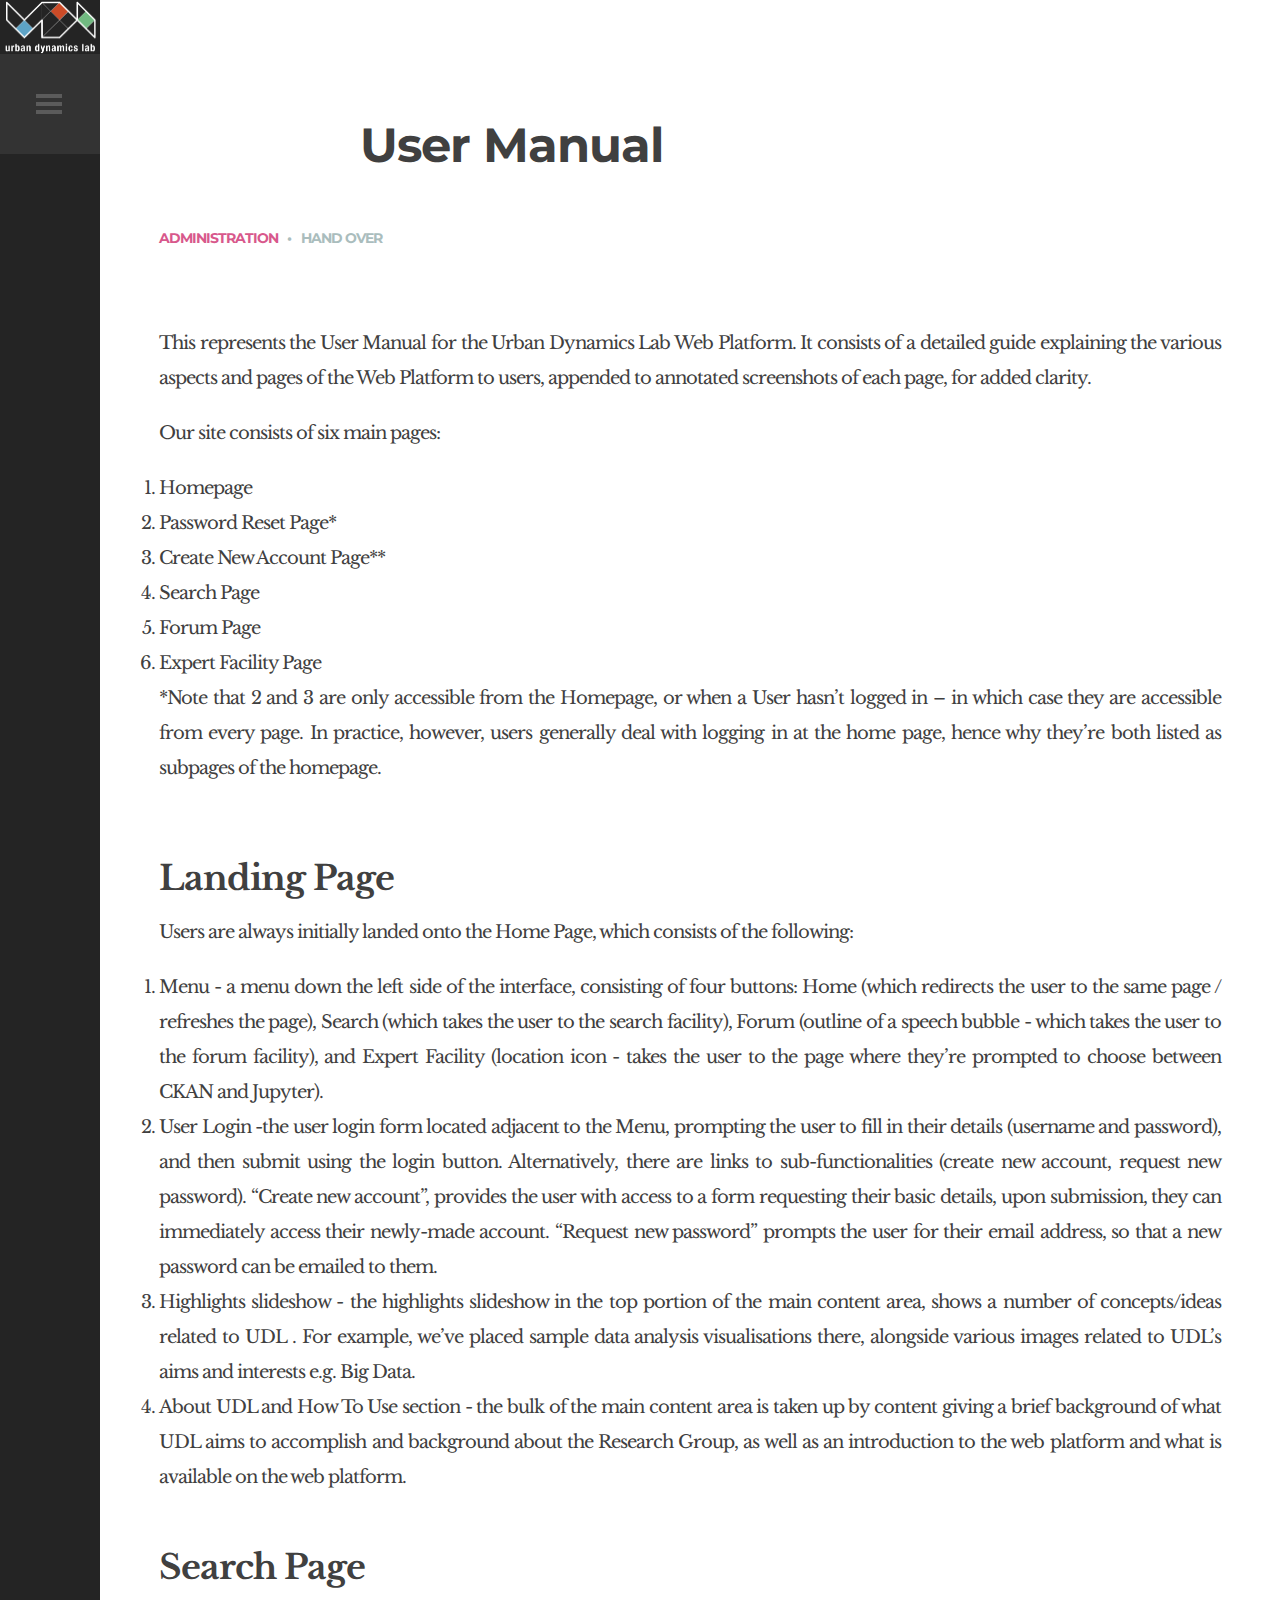
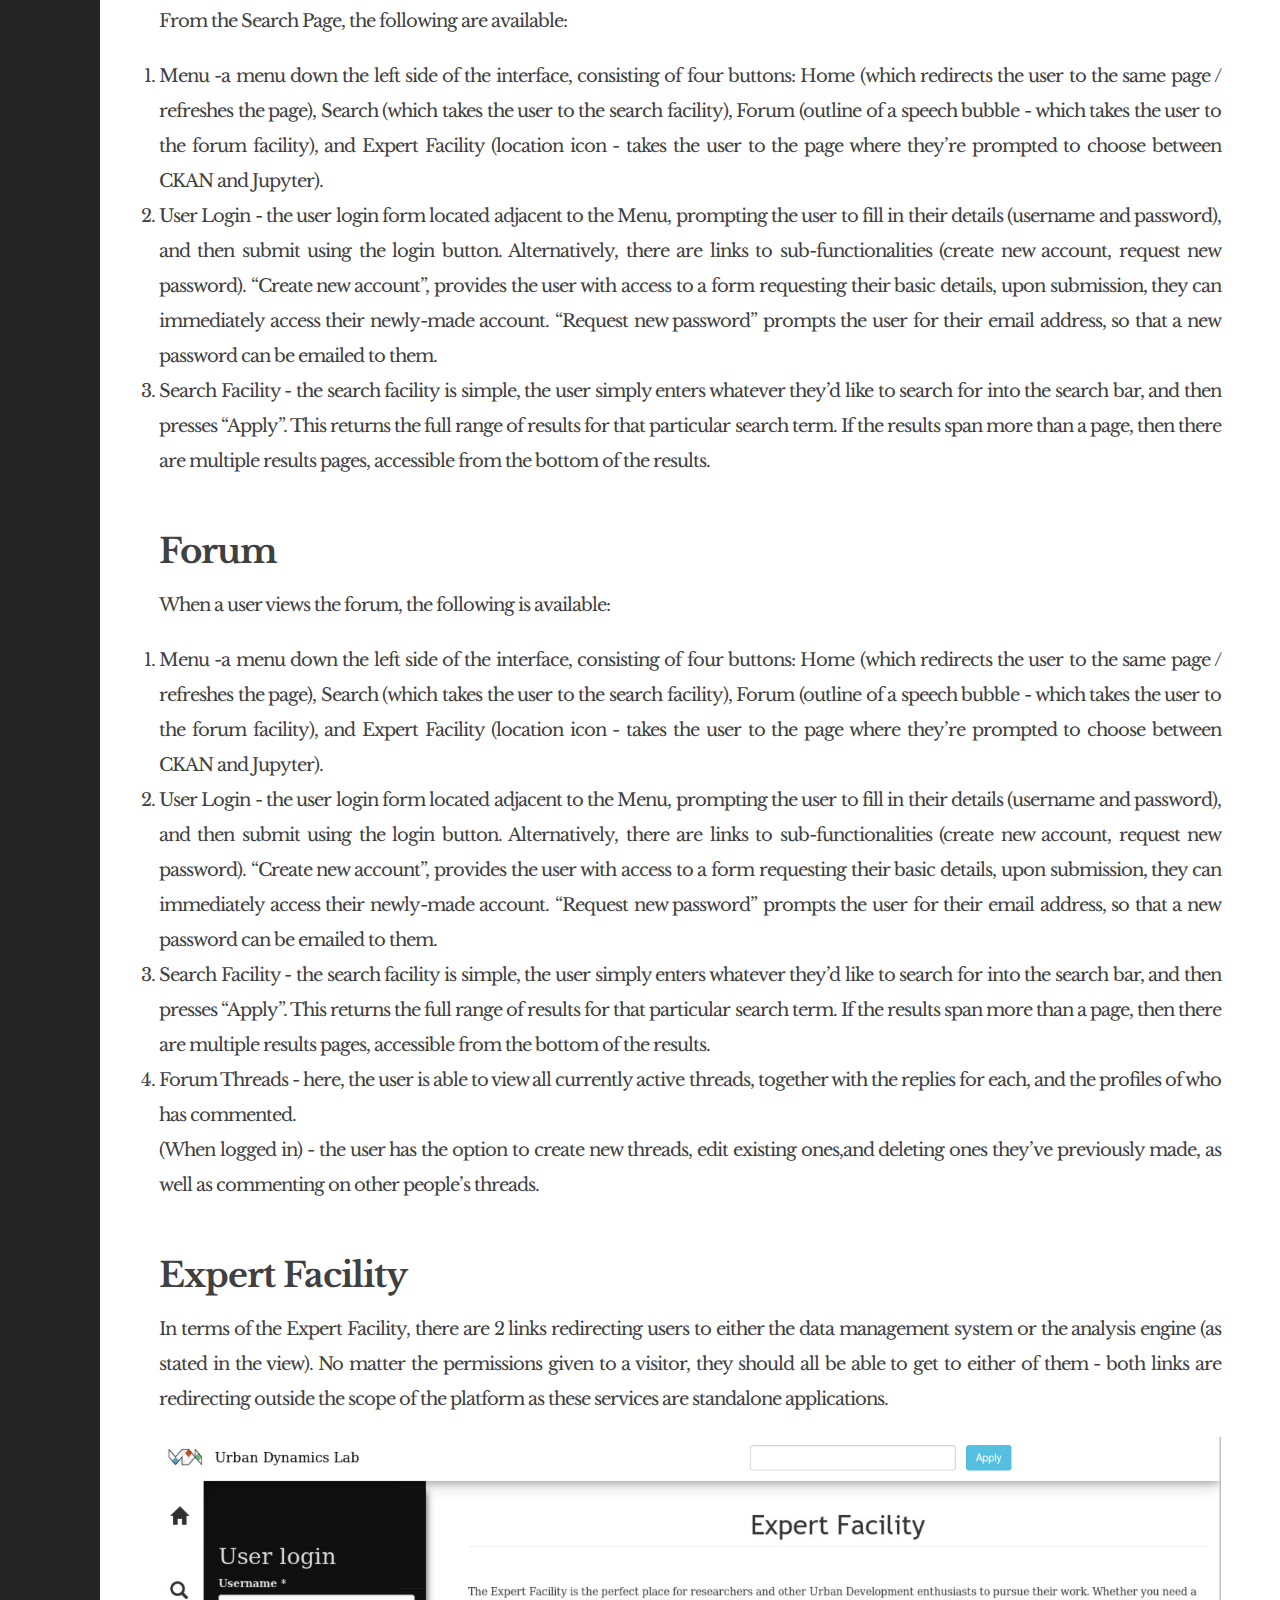
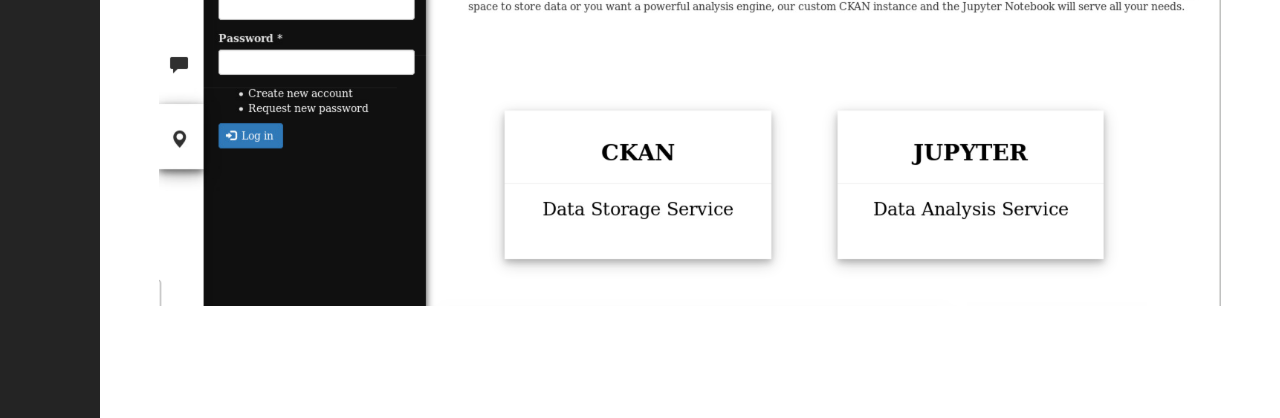
<file: manual.html>
<!DOCTYPE HTML>
<html lang="en-US">
    <head>
        <title>Manual - Urban Dynamics Lab</title>
        <meta http-equiv="Content-Type" content="text/html; charset=UTF-8">
        <meta name="description" content="Template by Colorlib" />
        <meta name="keywords" content="HTML, CSS, JavaScript, PHP" />
        <meta name="author" content="Colorlib" />
        <meta name="viewport" content="width=device-width, initial-scale=1, maximum-scale=1">

        <link rel="shortcut icon" href="images/favicon.png" />
        <link href='http://fonts.googleapis.com/css?family=Montserrat:400,700%7CLibre+Baskerville:400,400italic,700' rel='stylesheet' type='text/css'>
        <link rel="stylesheet" type="text/css"  href='css/clear.css' />
        <link rel="stylesheet" type="text/css"  href='css/common.css' />
        <link rel="stylesheet" type="text/css"  href='css/font-awesome.min.css' />
        <link rel="stylesheet" type="text/css"  href='css/carouFredSel.css' />
        <link rel="stylesheet" type="text/css"  href='css/sm-clean.css' />
        <link rel="stylesheet" type="text/css"  href='style.css' />

        <!--[if lt IE 9]>
                <script src="js/html5.js"></script>
        <![endif]-->

    </head>


    <body class="single-post">

        <!-- Preloader Gif -->
        <table class="doc-loader">
            <tbody>
                <tr>
                    <td>
                        <img src="images/ajax-document-loader.gif" alt="Loading...">
                    </td>
                </tr>
            </tbody>
        </table>

        <!-- Left Sidebar -->
        <div id="sidebar" class="sidebar">
            <div class="menu-left-part">
                <div class="site-info-holder">
                    <div class="site-title">Urban Dynamics Lab</div>
                    <p class="site-description">
                        A platform for all urban development enthusiasts.
                    </p>
                </div>
                <nav id="header-main-menu">
                    <ul class="main-menu sm sm-clean">
                        <li><a href="intro.html">Intro</a></li>
                        <li><a href="requirements.html">Requirements</a></li>
                        <li><a href="research.html">Research</a></li>
                        <li><a href="design.html">Design</a></li>
                        <li><a href="testing.html">Testing</a></li>
                        <li><a href="manual.html" class="current">Manual</a></li>
                        <li><a href="evaluation.html">Evaluation</a></li>
                        <li><a href="meta.html">Meta</a></li>
                    </ul>
                </nav>
                <footer>
                    <div class="footer-info">
                        © 2018 URBAN DYNAMICS LAB.<br> CRAFTED WITH <i class="fa fa-heart"></i> BY <a href=""> TEAM 10</a>.
                    </div>
                </footer>
            </div>
            <div class="menu-right-part">
                <div class="logo-holder">
                    <a href="index.html">
                        <img src="images/logo.png" alt="Suppablog WP">
                    </a>
                </div>
                <div class="toggle-holder">
                    <div id="toggle">
                        <div class="menu-line"></div>
                    </div>
                </div>
                <div class="social-holder">
                    <div class="social-list">
                        <a href="#homepage">Landing Page</a>
                        <a href="#search">Search</a>
                        <a href="#forum">Forum</a>
                        <a href="#ef">Expert Facility</a>
                    </div>
                </div>
                <div class="fixed scroll-top"><i class="fa fa-caret-square-o-up" aria-hidden="true"></i></div>
            </div>
            <div class="clear"></div>
        </div>

        <!-- Single Content -->
        <div id="content" class="site-content center-relative">
            <div class="single-post-wrapper content-1070 center-relative">

                <article class="center-relative">
                    <h1 class="entry-title">
                        User Manual
                    </h1>
                    <div class="post-info content-860 center-relative">
                        <div class="cat-links">
                            <ul>
                                <li><a href="intro.html">Administration</a></li>
                            </ul>
                        </div>
                        <div class="entry-date published">Hand over</div>
                        <div class="clear"></div>
                    </div>

                    <div class="entry-content">
                            
                        <div class="content-wrap content-860 center-relative ">
                        <p>This represents the User Manual for the Urban Dynamics Lab Web Platform. It consists of a detailed guide explaining the various aspects and pages of the Web Platform to users, appended to annotated screenshots of each page, for added clarity.
                         </p>
                        
                        <p>Our site consists of six main pages:</p>
                        <ol>
                        <li>Homepage</li>
                        <li>Password Reset Page*</li>
                        <li>Create New Account Page**</li>
                        <li>Search Page</li>
                        <li>Forum Page</li>
                        <li>Expert Facility Page</li>
                        </ol>
                        <p>*Note that 2 and 3 are only accessible from the Homepage, or when a User hasn’t logged in – in which case they are accessible from every page. In practice, however, users generally deal with logging in at the home page, hence why they’re both listed as subpages of the homepage.</p>
                        <br>
                        <h2 id="homepage">Landing Page</h2>
                        <p>Users are always initially landed onto the Home Page, which consists of the following:</p>
                        <ol>
                        <li>Menu - a menu down the left side of the interface, consisting of four buttons: Home (which redirects the user to the same page / refreshes the page), Search (which takes the user to the search facility), Forum (outline of a speech bubble - which takes the user to the forum facility), and Expert Facility (location icon - takes the user to the page where they’re prompted to choose between CKAN and Jupyter). </li>
                        <li>User Login -the user login form located adjacent to the Menu, prompting the user to fill in their details (username and password), and then submit using the login button. Alternatively, there are links to sub-functionalities (create new account, request new password). “Create new account”, provides the user with access to a form requesting their basic details, upon submission, they can immediately access their newly-made account. “Request new password” prompts the user for their email address, so that a new password can be emailed to them. </li>
                        <li>Highlights slideshow - the highlights slideshow in the top portion of the main content area, shows a number of concepts/ideas related to UDL . For example, we’ve placed sample data analysis visualisations there, alongside various images related to UDL’s aims and interests e.g. Big Data. </li>
                        <li>About UDL and How To Use section - the bulk of the main content area is taken up by content giving a brief background of what UDL aims to accomplish and background about the Research Group, as well as an introduction to the web platform and what is available on the web platform. </li></ol>
                        <br>
                        <h2 id="search">Search Page</h2>
                        <p>From the Search Page, the following are available:</p>
                        <ol>
                        <li>Menu -a menu down the left side of the interface, consisting of four buttons: Home (which redirects the user to the same page / refreshes the page), Search (which takes the user to the search facility), Forum (outline of a speech bubble - which takes the user to the forum facility), and Expert Facility (location icon - takes the user to the page where they’re prompted to choose between CKAN and Jupyter). </li>
                        <li>User Login - the user login form located adjacent to the Menu, prompting the user to fill in their details (username and password), and then submit using the login button. Alternatively, there are links to sub-functionalities (create new account, request new password). “Create new account”, provides the user with access to a form requesting their basic details, upon submission, they can immediately access their newly-made account. “Request new password” prompts the user for their email address, so that a new password can be emailed to them. </li>
                        <li>Search Facility - the search facility is simple, the user simply enters whatever they’d like to search for into the search bar, and then presses “Apply”. This returns the full range of results for that particular search term. If the results span more than a page, then there are multiple results pages, accessible from the bottom of the results.</li></ol>
                        <br>
                        <h2 id="forum">Forum </h2>
                        <p>When a user views the forum, the following is available:</p><ol>

                        <li>Menu -a menu down the left side of the interface, consisting of four buttons: Home (which redirects the user to the same page / refreshes the page), Search (which takes the user to the search facility), Forum (outline of a speech bubble - which takes the user to the forum facility), and Expert Facility (location icon - takes the user to the page where they’re prompted to choose between CKAN and Jupyter). </li>
                        <li>User Login - the user login form located adjacent to the Menu, prompting the user to fill in their details (username and password), and then submit using the login button. Alternatively, there are links to sub-functionalities (create new account, request new password). “Create new account”, provides the user with access to a form requesting their basic details, upon submission, they can immediately access their newly-made account. “Request new password” prompts the user for their email address, so that a new password can be emailed to them. </li>
                        <li>Search Facility - the search facility is simple, the user simply enters whatever they’d like to search for into the search bar, and then presses “Apply”. This returns the full range of results for that particular search term. If the results span more than a page, then there are multiple results pages, accessible from the bottom of the results.
                        <li>Forum Threads - here, the user is able to view all currently active threads, together with the replies for each, and the profiles of who has commented. </li>
                        (When logged in) - the user has the option to create new threads, edit existing ones,and deleting ones they’ve previously made, as well as commenting on other people’s threads. </li></ol>
                        <br>
                        <h2 id="ef">Expert Facility </h2>

                        <p>In terms of the Expert Facility, there are 2 links redirecting users to either the data management system or the analysis engine (as stated in the view). No matter the permissions given to a visitor, they should all be able to get to either of them - both links are redirecting outside the scope of the platform as these services are standalone applications.</p>

                        <img src="images/content/ef-view.png" alt="">

                        </div>
                    </div>
                    <div class="clear"></div>
                </article>
            </div>
        </div>



        <!--Load JavaScript-->
        <script type="text/javascript" src="js/jquery.js"></script>
        <script type='text/javascript' src='js/imagesloaded.pkgd.js'></script>
        <script type='text/javascript' src='js/jquery.nicescroll.min.js'></script>
        <script type='text/javascript' src='js/jquery.smartmenus.min.js'></script>
        <script type='text/javascript' src='js/jquery.carouFredSel-6.0.0-packed.js'></script>
        <script type='text/javascript' src='js/jquery.mousewheel.min.js'></script>
        <script type='text/javascript' src='js/jquery.touchSwipe.min.js'></script>
        <script type='text/javascript' src='js/jquery.easing.1.3.js'></script>
        <script type='text/javascript' src='js/main.js'></script>
    </body>
</html>
</file>
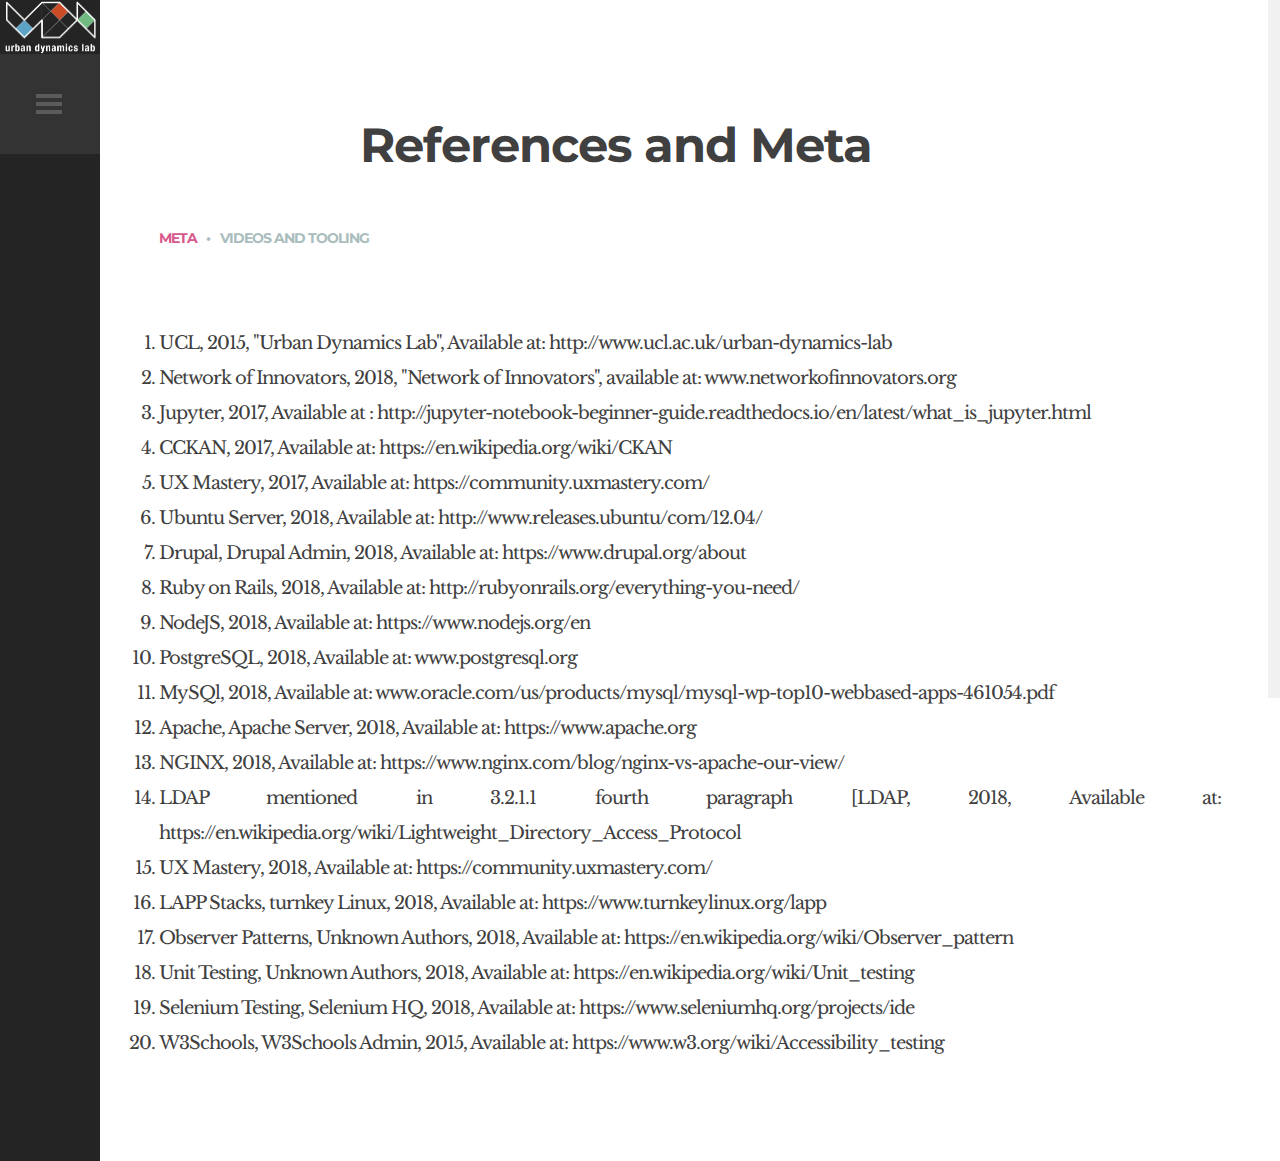
<file: meta.html>
<!DOCTYPE HTML>
<html lang="en-US">
    <head>
        <title>Meta - Urban Dynamics Lab</title>
        <meta http-equiv="Content-Type" content="text/html; charset=UTF-8">
        <meta name="description" content="Template by Colorlib" />
        <meta name="keywords" content="HTML, CSS, JavaScript, PHP" />
        <meta name="author" content="Colorlib" />
        <meta name="viewport" content="width=device-width, initial-scale=1, maximum-scale=1">

        <link rel="shortcut icon" href="images/favicon.png" />
        <link href='http://fonts.googleapis.com/css?family=Montserrat:400,700%7CLibre+Baskerville:400,400italic,700' rel='stylesheet' type='text/css'>
        <link rel="stylesheet" type="text/css"  href='css/clear.css' />
        <link rel="stylesheet" type="text/css"  href='css/common.css' />
        <link rel="stylesheet" type="text/css"  href='css/font-awesome.min.css' />
        <link rel="stylesheet" type="text/css"  href='css/carouFredSel.css' />
        <link rel="stylesheet" type="text/css"  href='css/sm-clean.css' />
        <link rel="stylesheet" type="text/css"  href='style.css' />

        <!--[if lt IE 9]>
                <script src="js/html5.js"></script>
        <![endif]-->

    </head>


    <body class="single-post">

        <!-- Preloader Gif -->
        <table class="doc-loader">
            <tbody>
                <tr>
                    <td>
                        <img src="images/ajax-document-loader.gif" alt="Loading...">
                    </td>
                </tr>
            </tbody>
        </table>

        <!-- Left Sidebar -->
        <div id="sidebar" class="sidebar">
            <div class="menu-left-part">
                <div class="site-info-holder">
                    <div class="site-title">Urban Dynamics Lab</div>
                    <p class="site-description">
                        A platform for all urban development enthusiasts.
                    </li>
                </div>
                <nav id="header-main-menu">
                    <ul class="main-menu sm sm-clean">
                        <li><a href="intro.html">Intro</a></li>
                        <li><a href="requirements.html">Requirements</a></li>
                        <li><a href="research.html">Research</a></li>
                        <li><a href="design.html">Design</a></li>
                        <li><a href="testing.html">Testing</a></li>
                        <li><a href="manual.html">Manual</a></li>
                        <li><a href="evaluation.html">Evaluation</a></li>
                        <li><a href="meta.html" class="current">Meta</a></li>
                    </ul>
                </nav>
                <footer>
                    <div class="footer-info">
                        © 2018 URBAN DYNAMICS LAB.<br> CRAFTED WITH <i class="fa fa-heart"></i> BY <a href=""> TEAM 10</a>.
                    </div>
                </footer>
            </div>
            <div class="menu-right-part">
                <div class="logo-holder">
                    <a href="index.html">
                        <img src="images/logo.png" alt="Suppablog WP">
                    </a>
                </div>
                <div class="toggle-holder">
                    <div id="toggle">
                        <div class="menu-line"></div>
                    </div>
                </div>
                <div class="social-holder">
                    <div class="social-list">
                        <a href="#client"><i class="fa fa-user"></i></a>
                        <a href="#abstract"><i class="fa fa-exclamation-triangle"></i></a>
                        <a href="#current"><i class="fa fa-flag-checkered"></i></a>
                        <a href="#solution"><i class="fa fa-check-square"></i></a>
                        <a href="#features"><i class="fa fa-wrench"></i></a>
                        <a href="#demo"><i class="fa fa-play"></i></a>
                        <a href="#team"><i class="fa fa-users"></i></a>
                    </div>
                </div>
                <div class="fixed scroll-top"><i class="fa fa-caret-square-o-up" aria-hidden="true"></i></div>
            </div>
            <div class="clear"></div>
        </div>

        <!-- Single Content -->
        <div id="content" class="site-content center-relative">
            <div class="single-post-wrapper content-1070 center-relative">

                <article class="center-relative">
                    <h1 class="entry-title">
                        References and Meta
                    </h1>
                    <div class="post-info content-860 center-relative">
                        <div class="cat-links">
                            <ul>
                                <li><a href="intro.html">Meta</a></li>
                            </ul>
                        </div>
                        <div class="entry-date published">Videos and Tooling</div>
                        <div class="clear"></div>
                    </div>

                    <div class="entry-content">
                            
                        <div class="content-wrap content-860 center-relative ">
                        


                    <ol>

                    <li>UCL, 2015, "Urban Dynamics Lab", Available at: http://www.ucl.ac.uk/urban-dynamics-lab</li>
                    <li>Network of Innovators, 2018, "Network of Innovators", available at: www.networkofinnovators.org </li>
                    <li>Jupyter, 2017, Available at : http://jupyter-notebook-beginner-guide.readthedocs.io/en/latest/what_is_jupyter.html</li>
                    <li>CCKAN, 2017, Available at: https://en.wikipedia.org/wiki/CKAN </li>
                    <li>UX Mastery, 2017, Available at: https://community.uxmastery.com/ </li> 
                    <li>Ubuntu Server, 2018, Available at: http://www.releases.ubuntu/com/12.04/</li>
                    <li>Drupal, Drupal Admin, 2018, Available at: https://www.drupal.org/about </li>
                    <li>Ruby on Rails, 2018, Available at: http://rubyonrails.org/everything-you-need/</li>
                    <li>NodeJS, 2018, Available at: https://www.nodejs.org/en</li>
                    <li>PostgreSQL, 2018, Available at: www.postgresql.org </li>
                    <li>MySQl, 2018, Available at: www.oracle.com/us/products/mysql/mysql-wp-top10-webbased-apps-461054.pdf </li>
                    <li>Apache, Apache Server, 2018, Available at: https://www.apache.org </li>
                    <li>NGINX, 2018, Available at:  https://www.nginx.com/blog/nginx-vs-apache-our-view/ </li>
                    <li>LDAP mentioned in 3.2.1.1 fourth paragraph [LDAP, 2018, Available at: https://en.wikipedia.org/wiki/Lightweight_Directory_Access_Protocol </li>
                    <li>UX Mastery, 2018, Available at: https://community.uxmastery.com/ </li>
                    <li> LAPP Stacks, turnkey Linux, 2018, Available at: https://www.turnkeylinux.org/lapp</li>
                    <li>Observer Patterns, Unknown Authors, 2018, Available at: https://en.wikipedia.org/wiki/Observer_pattern </li>
                    <li>Unit Testing, Unknown Authors, 2018, Available at: https://en.wikipedia.org/wiki/Unit_testing </li>
                    <li>Selenium Testing, Selenium HQ, 2018, Available at: https://www.seleniumhq.org/projects/ide</li>
                    <li>W3Schools, W3Schools Admin, 2015, Available at: https://www.w3.org/wiki/Accessibility_testing</li>
                    </ol>

                        
                        </div>
                    </div>
                    <div class="clear"></div>
                </article>
            </div>
        </div>



        <!--Load JavaScript-->
        <script type="text/javascript" src="js/jquery.js"></script>
        <script type='text/javascript' src='js/imagesloaded.pkgd.js'></script>
        <script type='text/javascript' src='js/jquery.nicescroll.min.js'></script>
        <script type='text/javascript' src='js/jquery.smartmenus.min.js'></script>
        <script type='text/javascript' src='js/jquery.carouFredSel-6.0.0-packed.js'></script>
        <script type='text/javascript' src='js/jquery.mousewheel.min.js'></script>
        <script type='text/javascript' src='js/jquery.touchSwipe.min.js'></script>
        <script type='text/javascript' src='js/jquery.easing.1.3.js'></script>
        <script type='text/javascript' src='js/main.js'></script>
    </body>
</html>
</file>
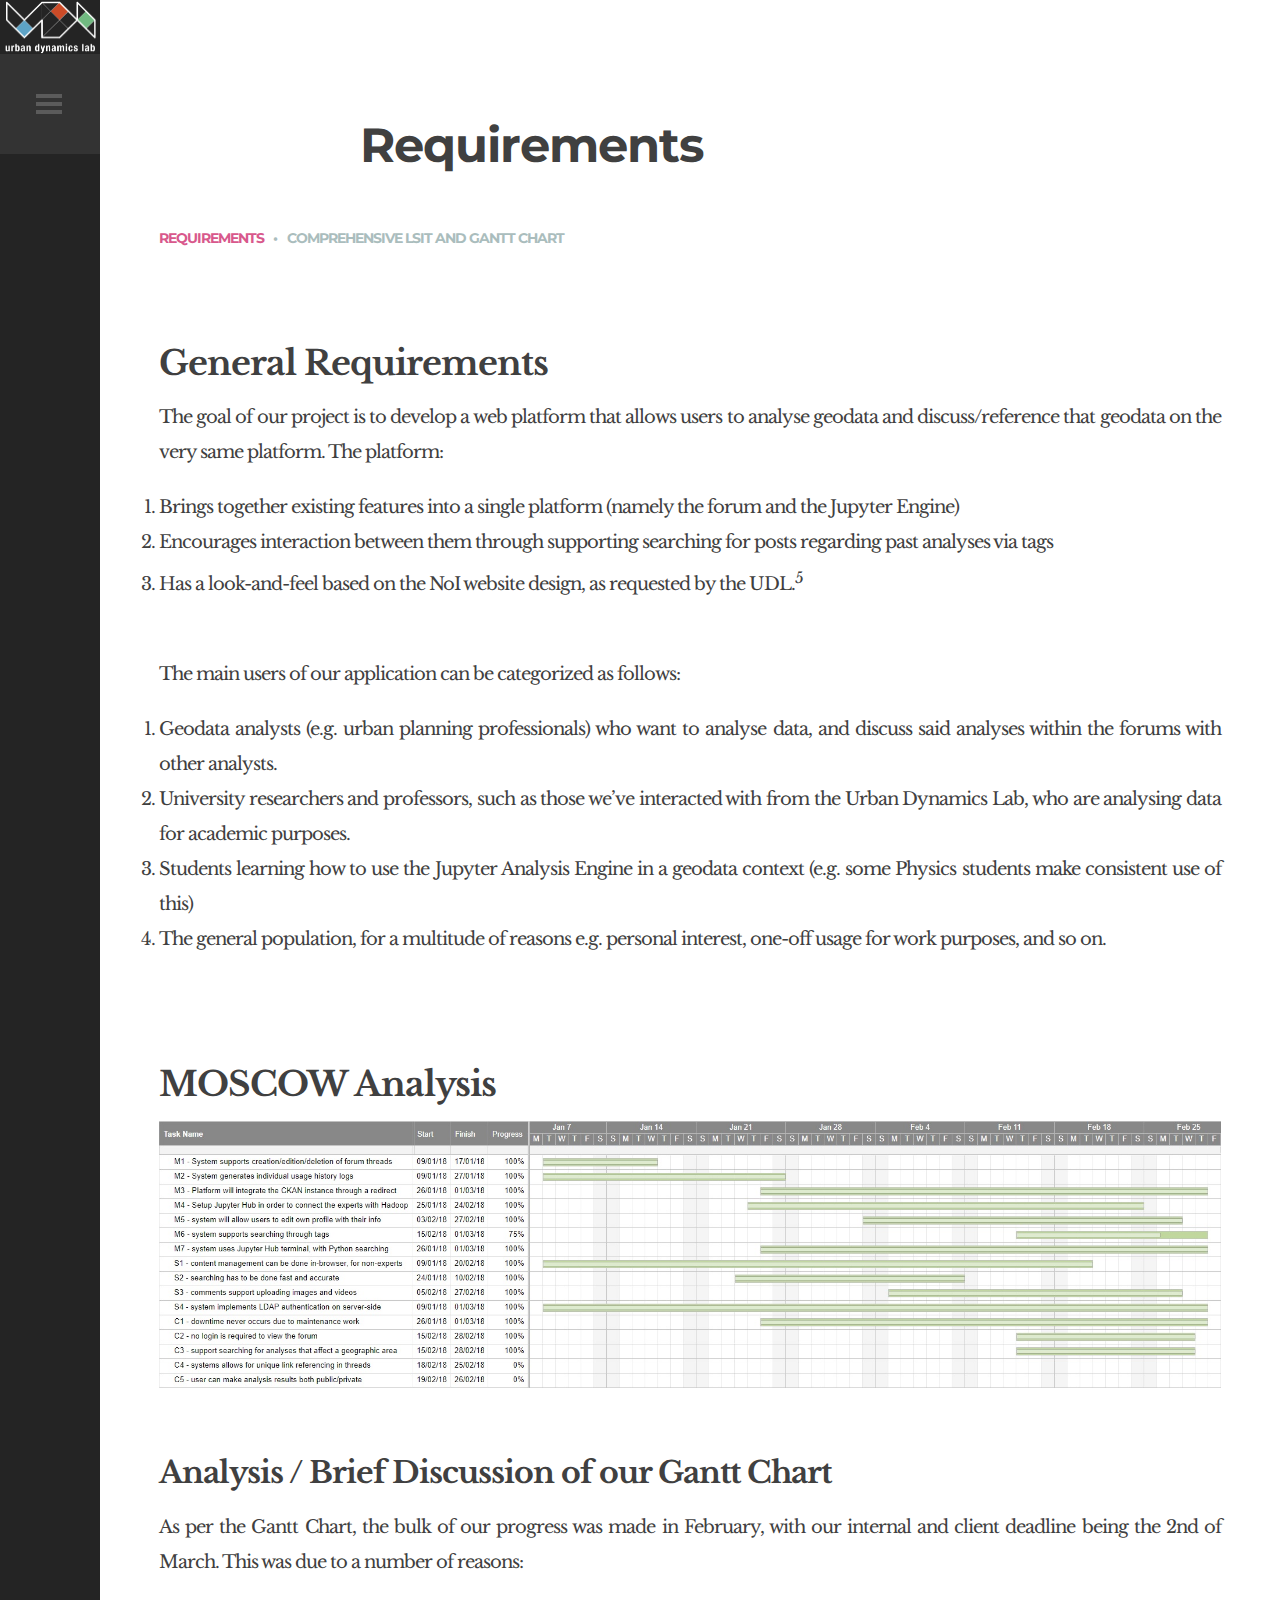
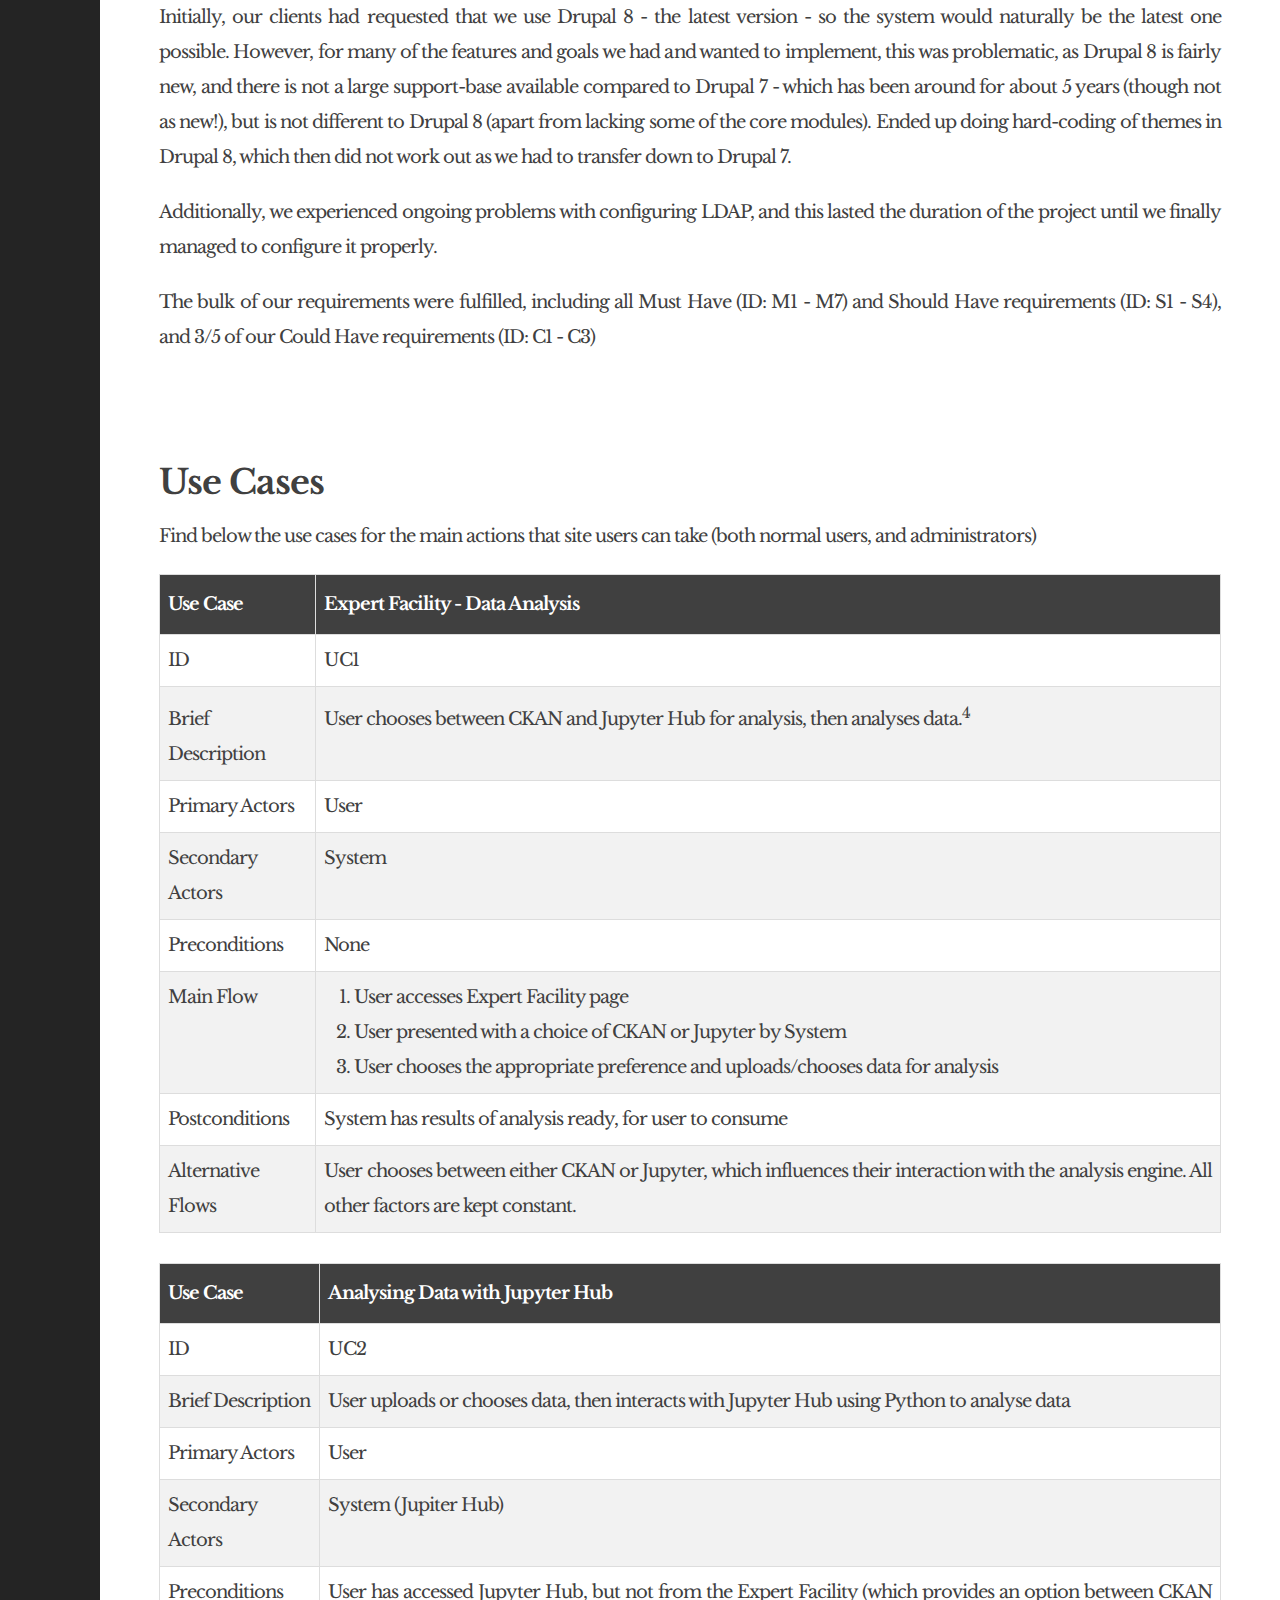
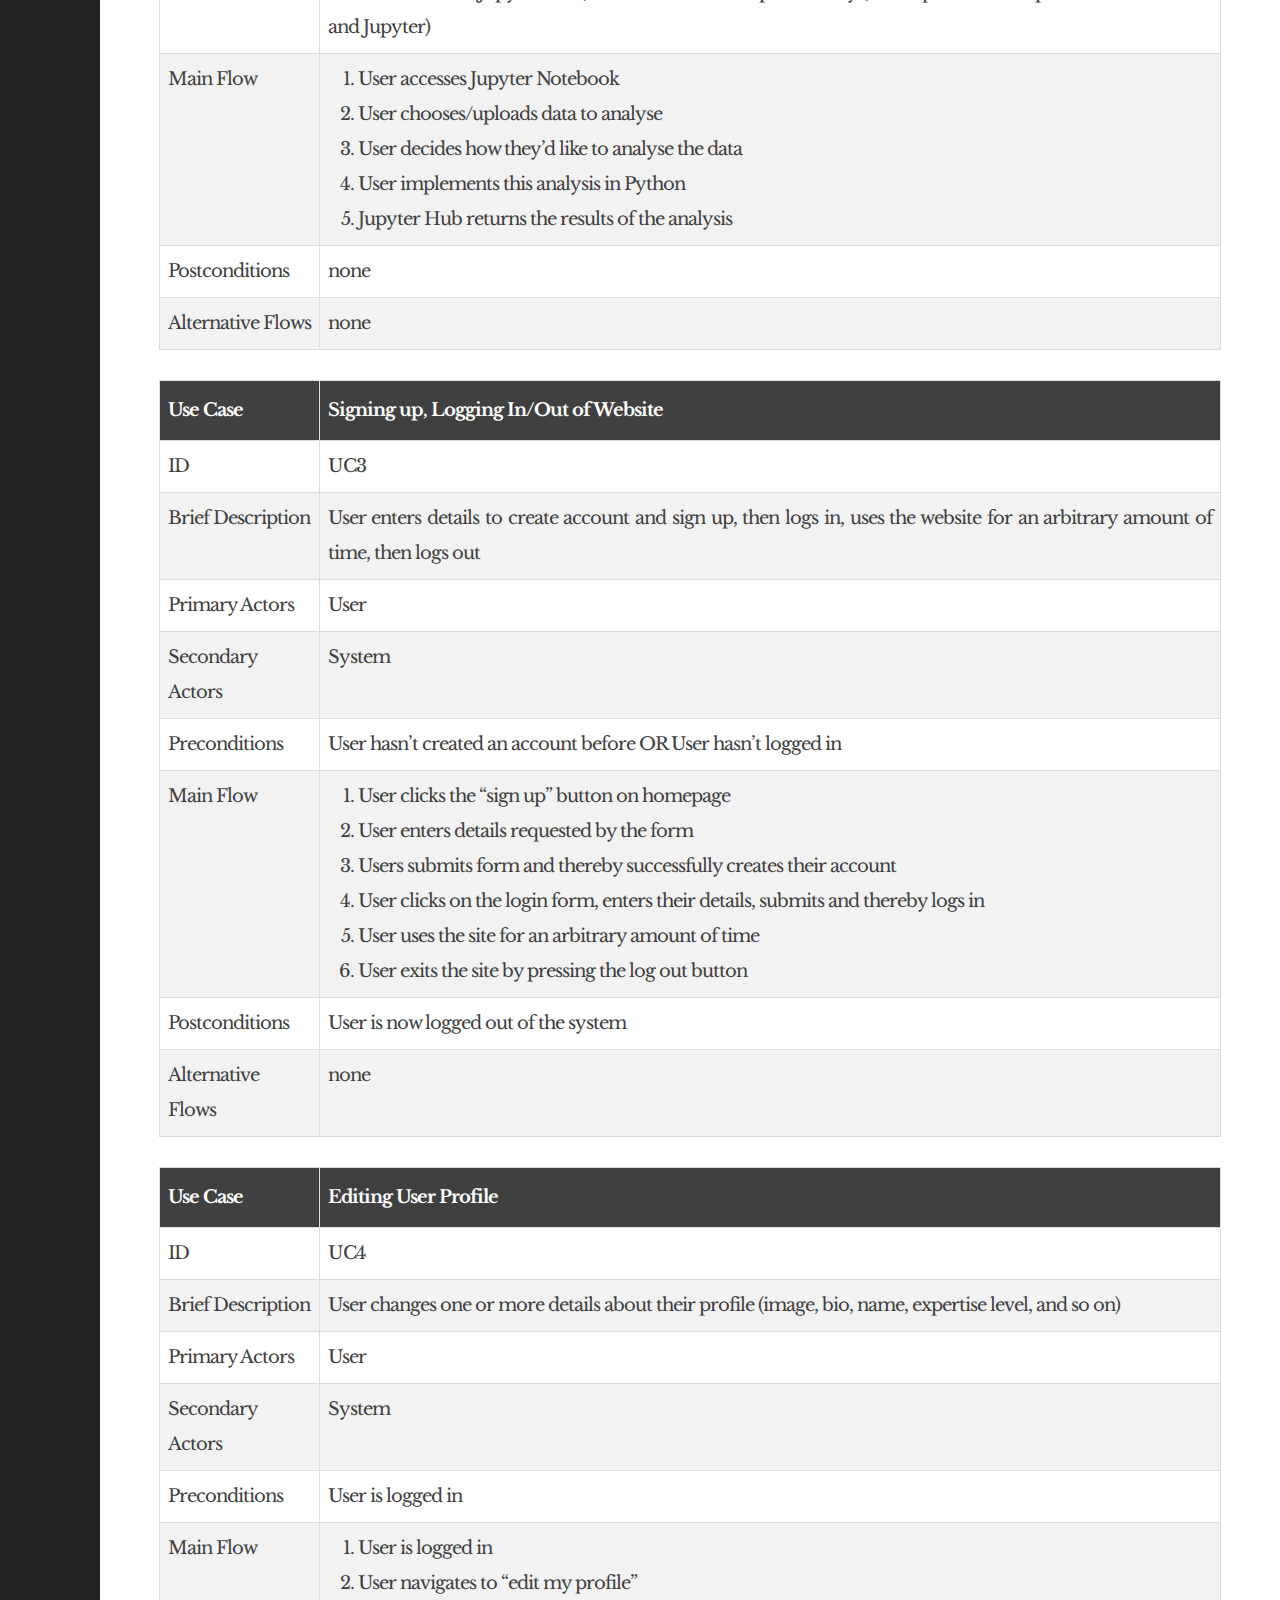
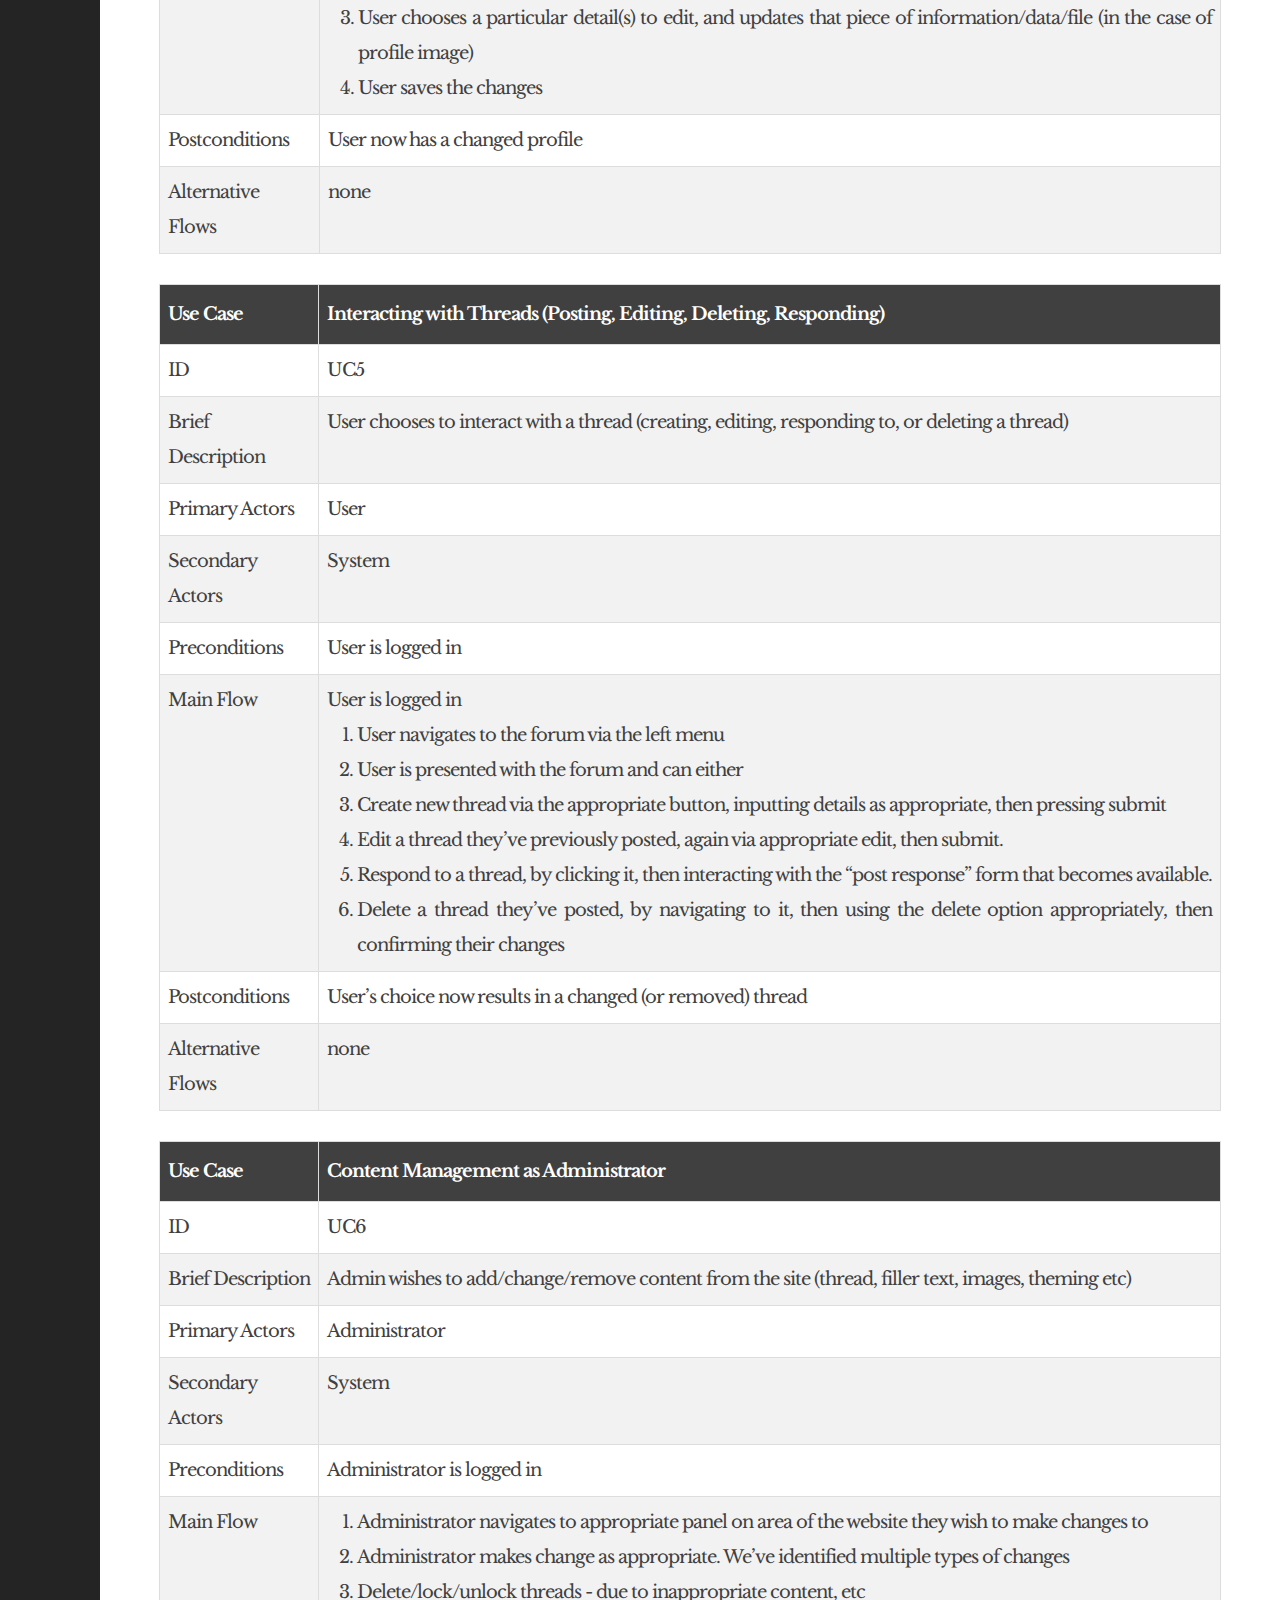
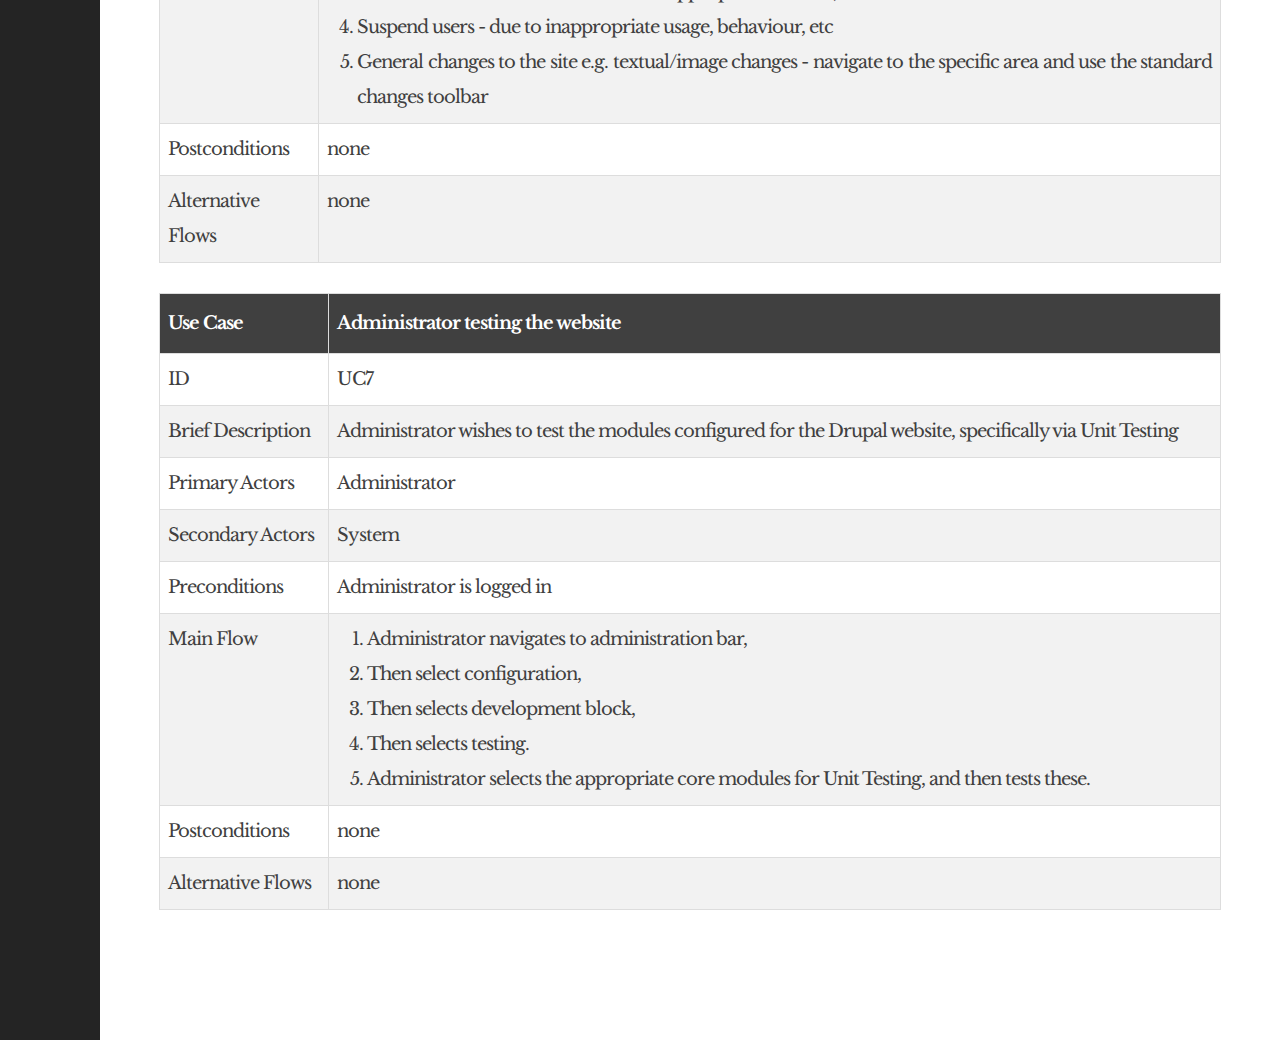
<file: requirements.html>
<!DOCTYPE HTML>
<html lang="en-US">
    <head>
        <title>Requirements - Urban Dynamics Lab</title>
        <meta http-equiv="Content-Type" content="text/html; charset=UTF-8">
        <meta name="description" content="Template by Colorlib" />
        <meta name="keywords" content="HTML, CSS, JavaScript, PHP" />
        <meta name="author" content="Colorlib" />
        <meta name="viewport" content="width=device-width, initial-scale=1, maximum-scale=1">

        <link rel="shortcut icon" href="images/favicon.png" />
        <link href='http://fonts.googleapis.com/css?family=Montserrat:400,700%7CLibre+Baskerville:400,400italic,700' rel='stylesheet' type='text/css'>
        <link rel="stylesheet" type="text/css"  href='css/clear.css' />
        <link rel="stylesheet" type="text/css"  href='css/common.css' />
        <link rel="stylesheet" type="text/css"  href='css/font-awesome.min.css' />
        <link rel="stylesheet" type="text/css"  href='css/carouFredSel.css' />
        <link rel="stylesheet" type="text/css"  href='css/sm-clean.css' />
        <link rel="stylesheet" type="text/css"  href='style.css' />

        <!--[if lt IE 9]>
                <script src="js/html5.js"></script>
        <![endif]-->

    </head>


    <body class="single-post">

        <!-- Preloader Gif -->
        <table class="doc-loader">
            <tbody>
                <tr>
                    <td>
                        <img src="images/ajax-document-loader.gif" alt="Loading...">
                    </td>
                </tr>
            </tbody>
        </table>

        <!-- Left Sidebar -->
        <div id="sidebar" class="sidebar">
            <div class="menu-left-part">
                <div class="site-info-holder">
                    <div class="site-title">Urban Dynamics Lab</div>
                    <p class="site-description">
                        A platform for all urban development enthusiasts.
                    </p>
                </div>
                <nav id="header-main-menu">
                    <ul class="main-menu sm sm-clean">
                        <li><a href="intro.html">Intro</a></li>
                        <li><a href="requirements.html" class="current">Requirements</a></li>
                        <li><a href="research.html">Research</a></li>
                        <li><a href="design.html">Design</a></li>
                        <li><a href="testing.html">Testing</a></li>
                        <li><a href="manual.html">Manual</a></li>
                        <li><a href="evaluation.html">Evaluation</a></li>
                        <li><a href="meta.html">Meta</a></li>
                    </ul>
                </nav>
                <footer>
                    <div class="footer-info">
                        © 2018 URBAN DYNAMICS LAB.<br> CRAFTED WITH <i class="fa fa-heart"></i> BY <a href=""> TEAM 10</a>.
                    </div>
                </footer>
            </div>
            <div class="menu-right-part">
                <div class="logo-holder">
                    <a href="index.html">
                        <img src="images/logo.png" alt="Suppablog WP">
                    </a>
                </div>
                <div class="toggle-holder">
                    <div id="toggle">
                        <div class="menu-line"></div>
                    </div>
                </div>
                <div class="social-holder">
                    <div class="social-list">
                        <a href="#general">General Requirements</a>
                        <a href="#moscow">MOSCOW</i></a>
                        <a href="#gantt">GANTT</i></a>
                        <a href="#use-cases">Use Cases</a>
                    </div>
                </div>
                <div class="fixed scroll-top"><i class="fa fa-caret-square-o-up" aria-hidden="true"></i></div>
            </div>
            <div class="clear"></div>
        </div>

        <!-- Single Content -->
        <div id="content" class="site-content center-relative">
            <div class="single-post-wrapper content-1070 center-relative">

                <article class="center-relative">
                    <h1 class="entry-title">
                        Requirements
                    </h1>
                    <div class="post-info content-860 center-relative">
                        <div class="cat-links">
                            <ul>
                                <li><a href="intro.html">Requirements</a></li>
                            </ul>
                        </div>
                        <div class="entry-date published">Comprehensive lsit and Gantt Chart</div>
                        <div class="clear"></div>
                    </div>

                    <div class="entry-content">
                            
                        <div class="content-wrap content-860 center-relative ">
                        <h2 id="general">General Requirements </h2>
                        <p>The goal of our project is to develop a web platform that allows users to analyse geodata and discuss/reference that geodata on the very same platform. The platform:
                            <br>
                        <ol>
                        <li>Brings together existing features into a single platform (namely the forum and the Jupyter Engine)</li>
                        <li>Encourages interaction between them through supporting searching for posts regarding past analyses via tags</li>
                        <li>Has a look-and-feel based on the NoI website design, as requested by the UDL.<sup>5</sup> </li>
                        </ol>
                        </p>
                        <br>
                        <p>The main users of our application can be categorized as follows: 
                            <br>
                        <ol>
                        <li>Geodata analysts (e.g. urban planning professionals) who want to analyse data, and discuss said analyses within the forums with other analysts. </li>
                        <li>University researchers and professors, such as those we’ve interacted with from the Urban Dynamics Lab, who are analysing data for academic purposes.</li>
                        <li>Students learning how to use the Jupyter Analysis Engine in a geodata context (e.g. some Physics students make consistent use of this)</li>
                        <li>The general population, for a multitude of reasons e.g. personal interest, one-off usage for work purposes, and so on.</li>
                        </ol>
                        </p>
                        <br><br>
                        
                        <h2 id="moscow">MOSCOW Analysis</h2>
                        <img src="images/ganttChartFinal.jpg" alt="">
                        <br><br>

                        <h4 id="gantt">Analysis / Brief Discussion of our Gantt Chart</h4>
                        <p>As per the Gantt Chart, the bulk of our progress was made in February, with our internal and client deadline being the 2nd of March. This was due to a number of reasons:

                        <p>Initially, our clients had requested that we use Drupal 8 - the latest version - so the system would naturally be the latest one possible. However, for many of the features and goals we had and wanted to implement, this was problematic, as Drupal 8 is fairly new, and there is not a large support-base available compared to Drupal 7 - which has been around for about 5 years (though not as new!), but is not different to Drupal 8 (apart from lacking some of the core modules). Ended up doing hard-coding of themes in Drupal 8, which then did not work out as we had to transfer down to Drupal 7.</p>
                        <p>Additionally, we experienced ongoing problems with configuring LDAP, and this lasted the duration of the project until we finally managed to configure it properly.</p>
                        <p>The bulk of our requirements were fulfilled, including all Must Have (ID: M1 - M7) and Should Have requirements (ID: S1 - S4), and 3/5 of our Could Have requirements (ID: C1 - C3)</p>
                        <br><br>

                        <h2 id="use-cases">Use Cases</h2> 
                        <p>Find below the use cases for the main actions that site users can take (both normal users, and administrators)</p>

                        <table>
                            <thead>
                        <tr>
                        <th>Use Case</th>
                        <th>Expert Facility - Data Analysis</th>
                        </tr> 
                        </thead>
                        
                        <tbody>
                        <tr>
                        <td>ID </td>
                        <td>UC1</td></tr> <tr><td>
                        Brief Description</td>
                        <td>User chooses between CKAN and Jupyter Hub for analysis, then analyses data.<sup>4</sup></td></tr> <tr><td>
                        Primary Actors </td>
                        <td>User </td></tr> <tr><td>
                        Secondary Actors </td>
                        <td>System </td></tr> <tr><td>
                        Preconditions</td>
                        <td>None</td></tr> <tr><td>
                        Main Flow</td>
                        <td>
                        <ol>
                        <li>User accesses Expert Facility page</li>
                        <li>User presented with a choice of CKAN or Jupyter by System</li>
                        <li>User chooses the appropriate preference and uploads/chooses data for analysis</li></ol>
                        </td></tr>

                        <tr><td>Postconditions </td>
                        <td>System has results of analysis ready, for user to consume</td></tr><tr>
                        <td>Alternative Flows </td>
                        <td>User chooses between either CKAN or Jupyter, which influences their interaction with the analysis engine. All other factors are kept constant.  </td></tr> </tbody></table>


                        <table>
                            <thead>
                        <tr>
                        <th>Use Case</th>
                        <th>Analysing Data with Jupyter Hub 
                        </th>
                        </tr>
                        </thead>
                        <tr><td>
                        ID </td>
                        <td>UC2 </td></tr>
                         <tr><td>Brief Description</td>
                       <td> User uploads or chooses data, then interacts with Jupyter Hub using Python to analyse data </td>
                         </tr><tr><td>Primary Actors </td>
                        <td>User </td>
                         </tr><tr><td>Secondary Actors </td>
                        <td>System (Jupiter Hub) </td>
                         </tr><tr><td>Preconditions</td>
                        <td>User has accessed Jupyter Hub, but not from the Expert Facility (which provides an option between CKAN and Jupyter)</td>
                         </tr><tr><td>Main Flow</td>
                            <td><ol>
                        <li>User accesses Jupyter Notebook </li>
                        <li>User chooses/uploads data to analyse</li>
                        <li>User decides how they’d like to analyse the data</li>
                        <li>User implements this analysis in Python</li>
                        <li>Jupyter Hub returns the results of the analysis</li> </ol> </td>   

                         </tr><tr><td>Postconditions 
                        </td><td>none
                         </tr><tr><td>Alternative Flows 
                        </td><td>none
                        </td></tr> </tbody></table>



                        <table>
                            <thead>
                        <tr>
                        <th>Use Case</th>
                        <th>Signing up, Logging In/Out of Website
                        </th>
                        </tr>
                        </thead>
                        <tr><td>
                        ID </td> 
                        <td>UC3
                        </td></tr><tr><td>Brief Description
                        </td><td>User enters details to create account and sign up, then logs in, uses the website for an arbitrary amount of time, then logs out
                        </td></tr><tr><td>Primary Actors 
                        </td><td>User
                        </td></tr><tr><td>Secondary Actors 
                        </td><td>System
                        </td></tr><tr><td>Preconditions
                        </td><td>User hasn’t created an account before OR User hasn’t logged in 
                        </td></tr><tr><td>Main Flow
                        </td><td>
                        <ol>
                        <li>User clicks the “sign up” button on homepage</li> 
                        <li>User enters details requested by the form </li> 
                        <li>Users submits form and thereby successfully creates their account </li> 
                        <li>User clicks on the login form, enters their details, submits and thereby logs in </li> 
                        <li>User uses the site for an arbitrary amount of time </li> 
                        <li>User exits the site by pressing the log out button </li> 
                        </ol>

                        </td></tr><tr><td>Postconditions 
                        </td><td>User is now logged out of the system 
                        </td></tr><tr><td>Alternative Flows 
                        </td><td>none</td></tr> </tbody></table>

                        <table>
                            <thead>
                        <tr>
                        <th>Use Case</th>
                        <th>Editing User Profile 
                        </th>
                        </tr>
                        </thead>
                        <tr><td>
                        ID </td> 
                        <td> 
                        UC4
                        </td></tr><tr><td>Brief Description
                        </td><td>User changes one or more details about their profile (image, bio, name, expertise level, and so on)
                        </td></tr><tr><td>Primary Actors 
                        </td><td>User
                        </td></tr><tr><td>Secondary Actors 
                        </td><td>System
                        </td></tr><tr><td>Preconditions
                        </td><td>User is logged in 
                        </td></tr><tr><td>Main Flow
                        </td><td>
                        <ol>
                        <li>User is logged in </li>
                        <li>User navigates to “edit my profile”</li>
                        <li>User chooses a particular detail(s) to edit, and updates that piece of information/data/file (in the case of profile image)</li>
                        <li>User saves the changes </li></ol>

                        </td></tr><tr><td>Postconditions 
                        </td><td>User now has a changed profile 
                        </td></tr><tr><td>Alternative Flows 
                        </td><td>none</td></tr> </tbody></table>


                        <table>
                            <thead>
                        <tr>
                        <th>Use Case</th>
                        <th>Interacting with Threads (Posting, Editing, Deleting, Responding)
                        </th>
                        </tr>
                        </thead>
                        <tr><td>
                        ID </td> 
                        <td>
                        UC5 
                        </td></tr><tr><td>Brief Description
                        </td><td>User chooses to interact with a thread (creating, editing, responding to, or deleting a thread)
                        </td></tr><tr><td>Primary Actors 
                        </td><td>User
                        </td></tr><tr><td>Secondary Actors 
                        </td><td>System
                        </td></tr><tr><td>Preconditions
                        </td><td>User is logged in 
                        </td></tr><tr><td>Main Flow
                        </td><td>User is logged in 
                        <ol>
                        <li>User navigates to the forum via the left menu </li>
                        <li>User is presented with the forum and can either </li>
                        <li>Create new thread via the appropriate button, inputting details as appropriate, then pressing submit </li>
                        <li>Edit a thread they’ve previously posted, again via appropriate edit, then submit. </li>
                        <li>Respond to a thread, by clicking it, then interacting with the “post response” form that becomes available.</li>
                        <li>Delete a thread they’ve posted, by navigating to it, then using the delete option appropriately, then confirming their changes </li></ol>

                        </td></tr><tr><td>Postconditions 
                        </td><td>User’s choice now results in a changed (or removed) thread
                        </td></tr><tr><td>Alternative Flows 
                        </td><td>none</td></tr> </tbody></table>

                        <table>
                            <thead>
                        <tr>
                        <th>Use Case</th>                        
                        <th>Content Management as Administrator
                        </th>
                        </tr>
                        </thead>
                        <tr><td>
                        ID </td><td>
                        UC6 
                        </td></tr><tr><td>Brief Description
                        </td><td>Admin wishes to add/change/remove content from the site (thread, filler text, images, theming etc)
                        </td></tr><tr><td>Primary Actors 
                        </td><td>Administrator
                        </td></tr><tr><td>Secondary Actors 
                        </td><td>System 
                        </td></tr><tr><td>Preconditions
                        </td><td>Administrator is logged in
                        </td></tr><tr><td>Main Flow
                        </td><td>
                        <ol>
                        <li>Administrator navigates to appropriate panel on area of the website they wish to make changes to </li>
                        <li>Administrator makes change as appropriate. We’ve identified multiple types of changes</li>
                        <li>Delete/lock/unlock threads - due to inappropriate content, etc</li>
                        <li>Suspend users - due to inappropriate usage, behaviour, etc</li>
                        <li>General changes to the site e.g. textual/image changes - navigate to the specific area and use the standard changes toolbar</li>

                        </td></tr><tr><td>Postconditions 
                        </td><td>none
                        </td></tr><tr><td>Alternative Flows 
                        </td><td>none</td></tr> </tbody></table>

                        <table>
                            <thead>
                        <tr>
                        <th>Use Case</th> 
                        <th>Administrator testing the website 
                        </th>
                        </tr>
                        </thead>
                        <tr><td>
                        ID </td><td>
                        UC7 
                        </td></tr><tr><td>Brief Description
                        </td><td>Administrator wishes to test the modules configured for the Drupal website, specifically via Unit Testing
                        </td></tr><tr><td>Primary Actors 
                        </td><td>Administrator
                        </td></tr><tr><td>Secondary Actors 
                        </td><td>System
                        </td></tr><tr><td>Preconditions
                        </td><td>Administrator is logged in 
                        </td></tr><tr><td>Main Flow
                        </td><td>
                        <ol>
                        <li>Administrator navigates to administration bar, </li>
                        <li>Then select configuration,</li>
                        <li>Then selects development block,</li>
                        <li>Then selects testing. </li>
                        <li>Administrator selects the appropriate core modules for Unit Testing, and then tests these. </li></ol>

                        </td></tr><tr><td>Postconditions 
                        </td><td>none
                        </td></tr><tr><td>Alternative Flows 
                        </td><td>none</td></tr> </tbody></table>

                        </div>
                    </div>
                    <div class="clear"></div>
                </article>
            </div>
        </div>



        <!--Load JavaScript-->
        <script type="text/javascript" src="js/jquery.js"></script>
        <script type='text/javascript' src='js/imagesloaded.pkgd.js'></script>
        <script type='text/javascript' src='js/jquery.nicescroll.min.js'></script>
        <script type='text/javascript' src='js/jquery.smartmenus.min.js'></script>
        <script type='text/javascript' src='js/jquery.carouFredSel-6.0.0-packed.js'></script>
        <script type='text/javascript' src='js/jquery.mousewheel.min.js'></script>
        <script type='text/javascript' src='js/jquery.touchSwipe.min.js'></script>
        <script type='text/javascript' src='js/jquery.easing.1.3.js'></script>
        <script type='text/javascript' src='js/main.js'></script>
    </body>
</html>
</file>
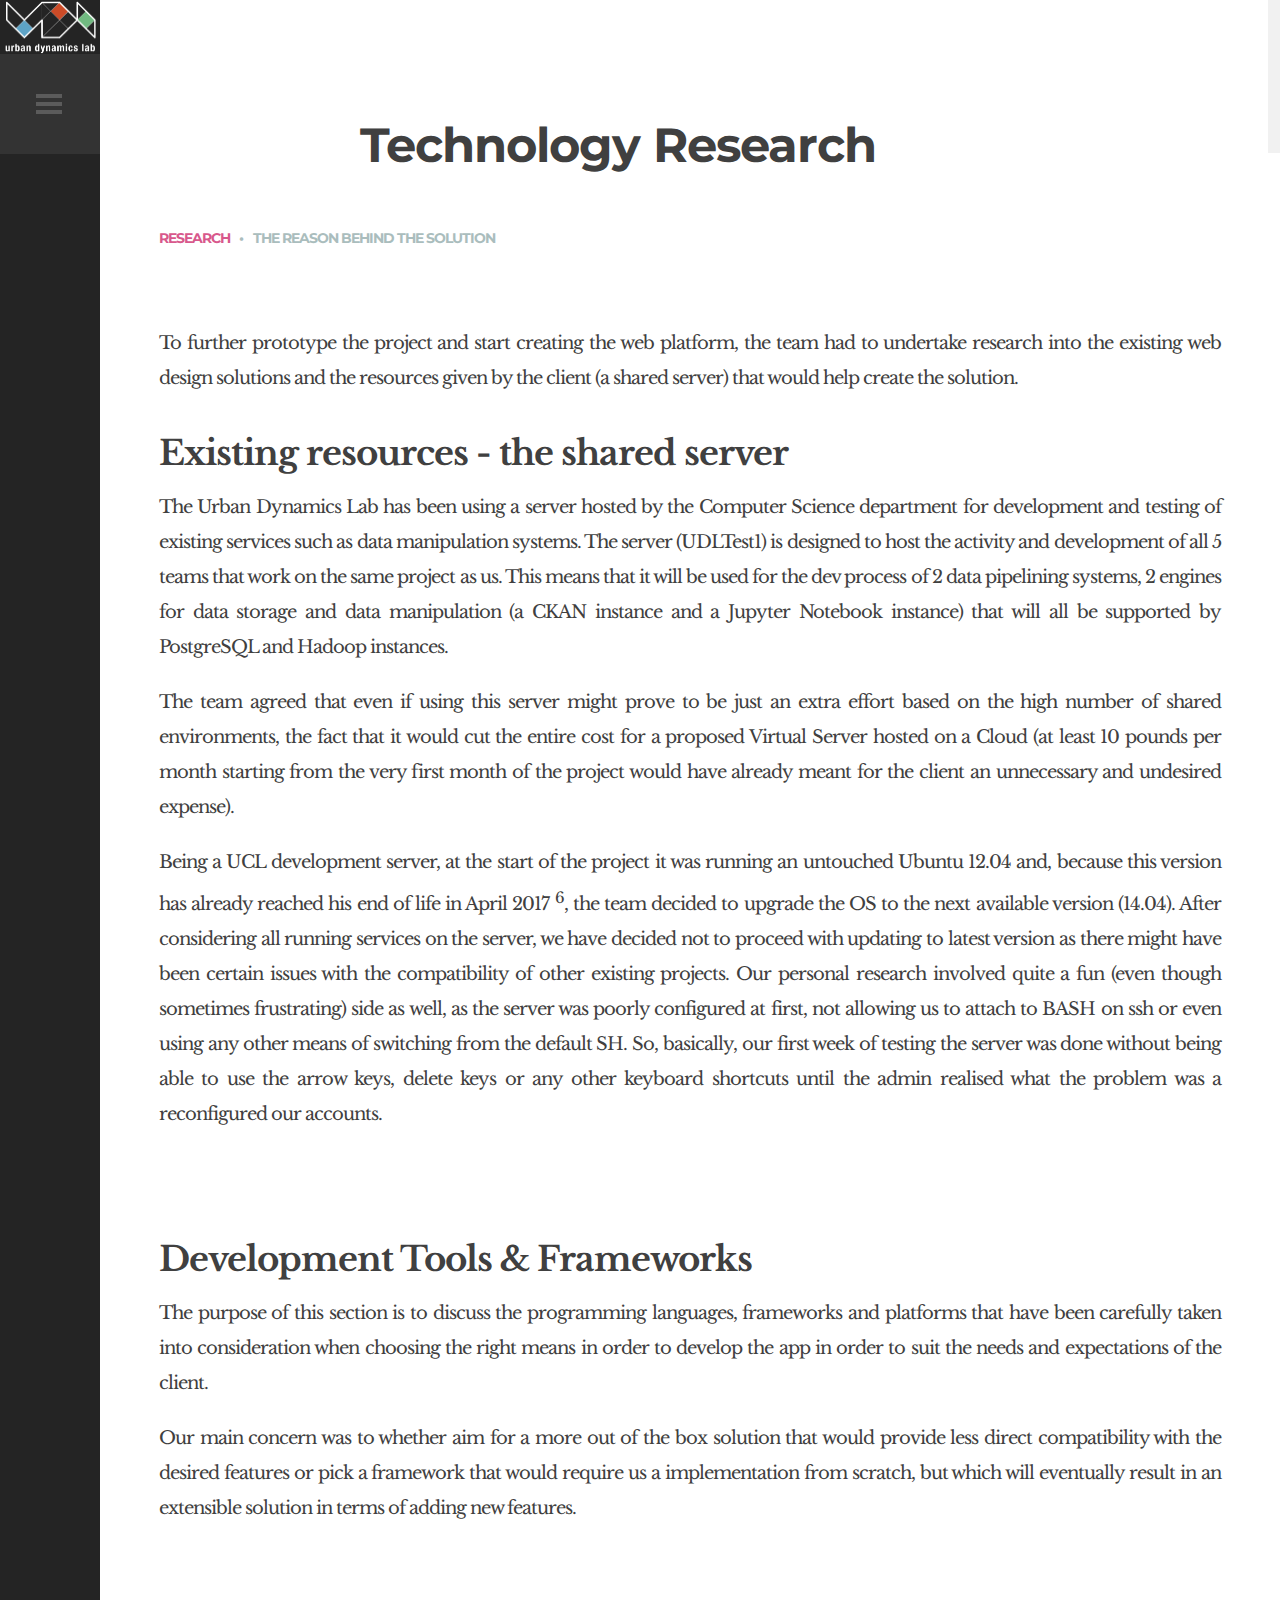
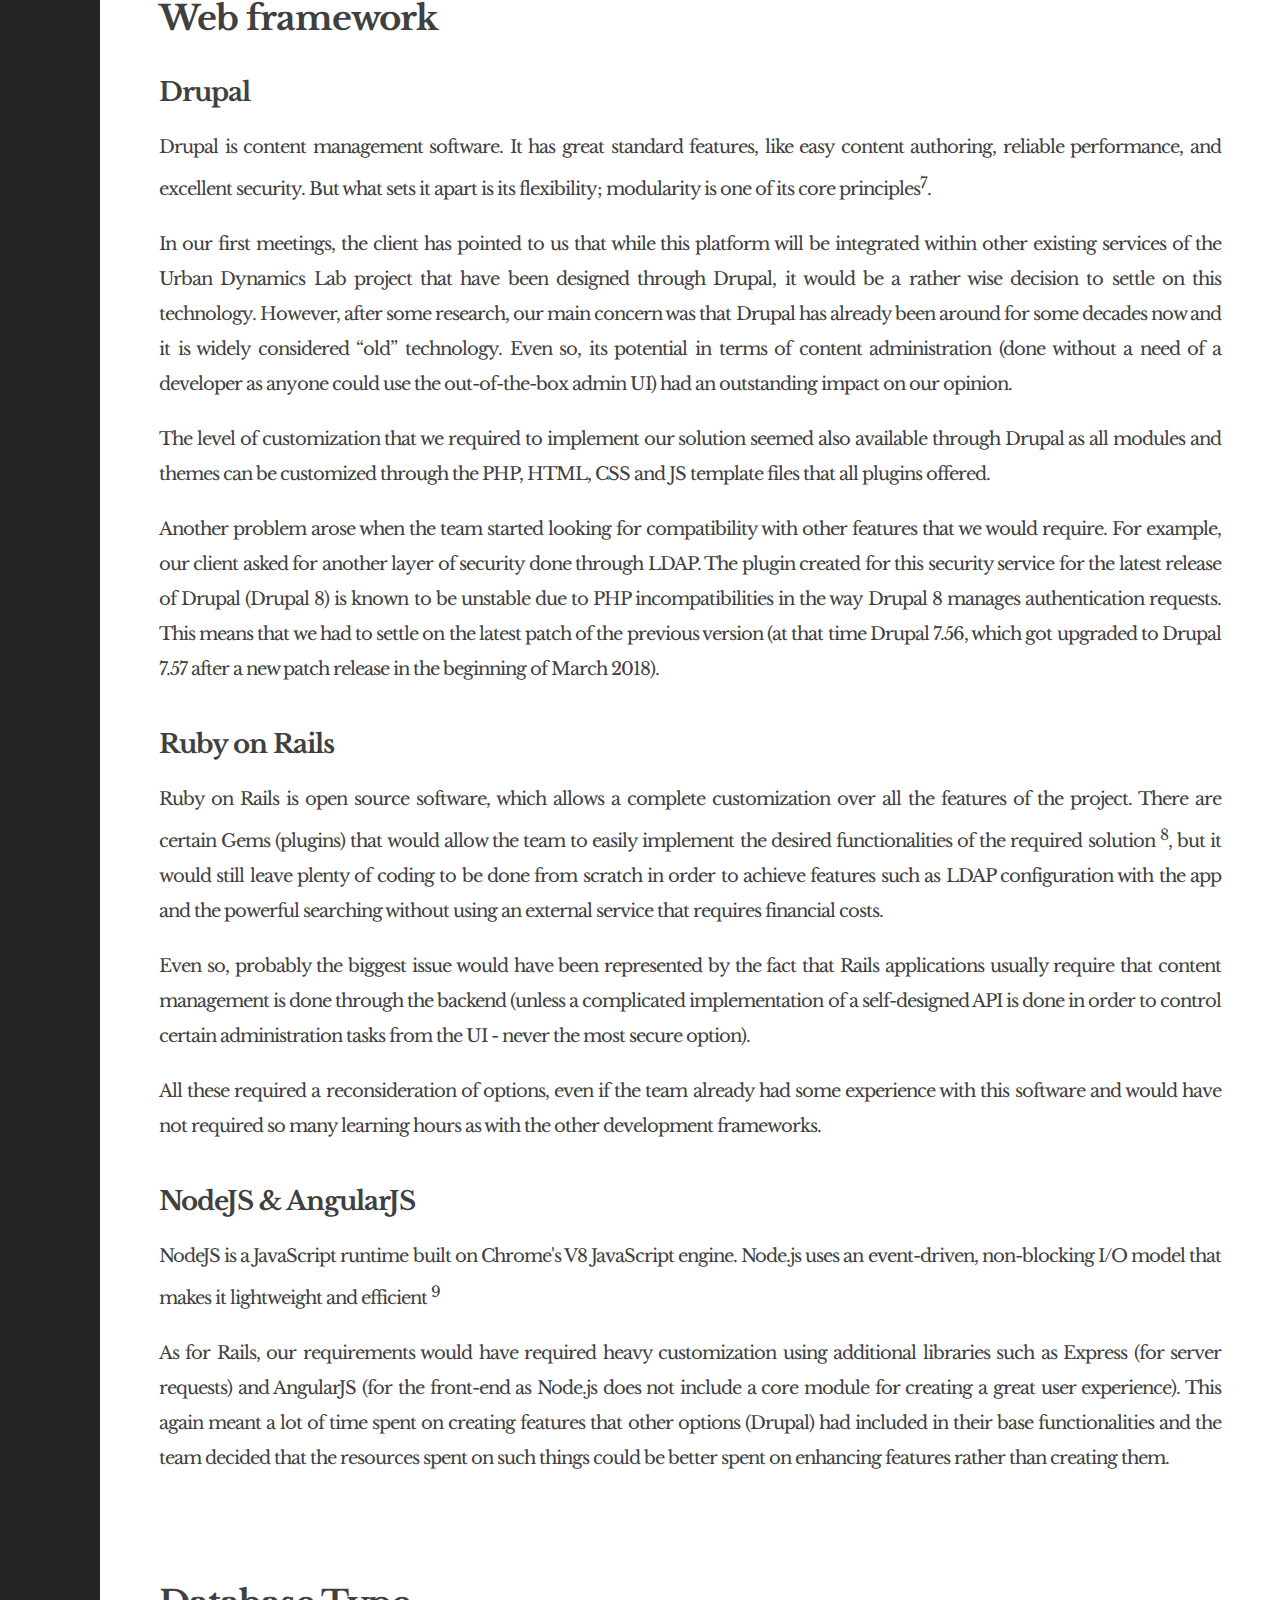
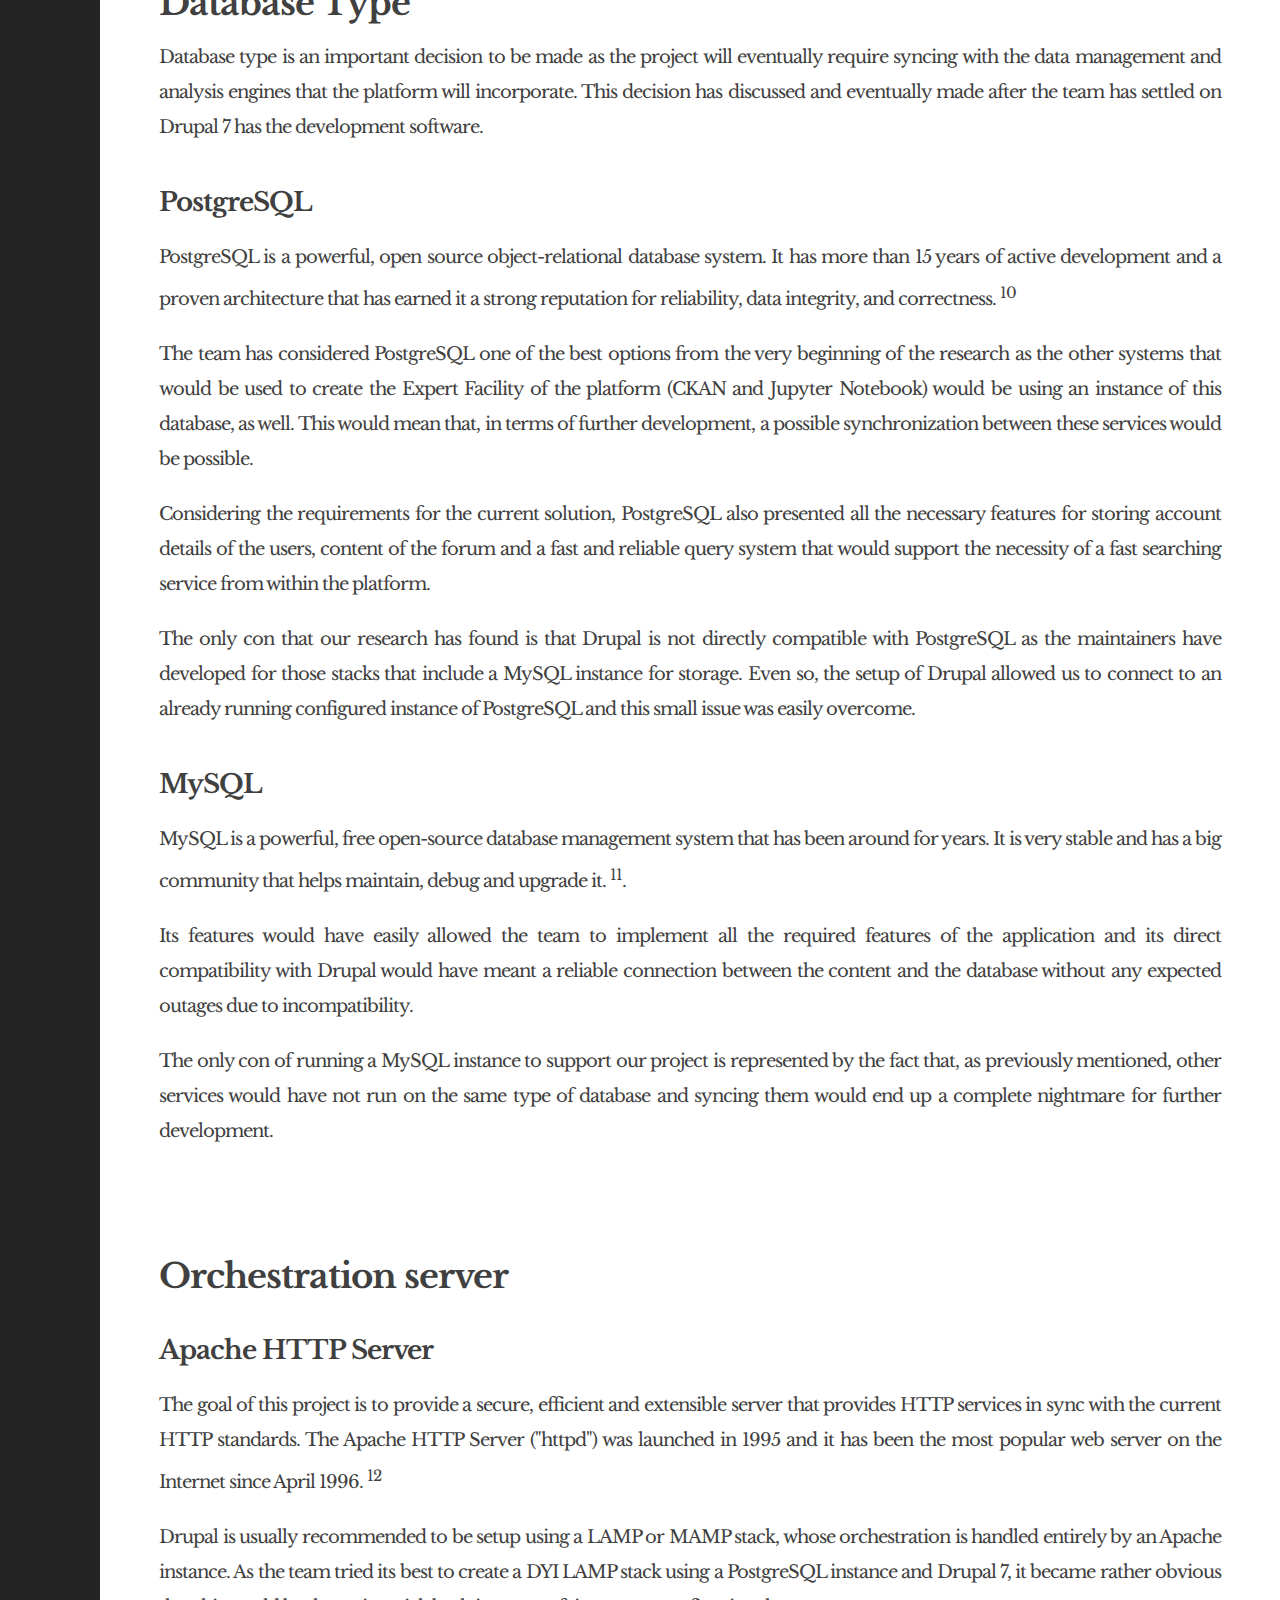
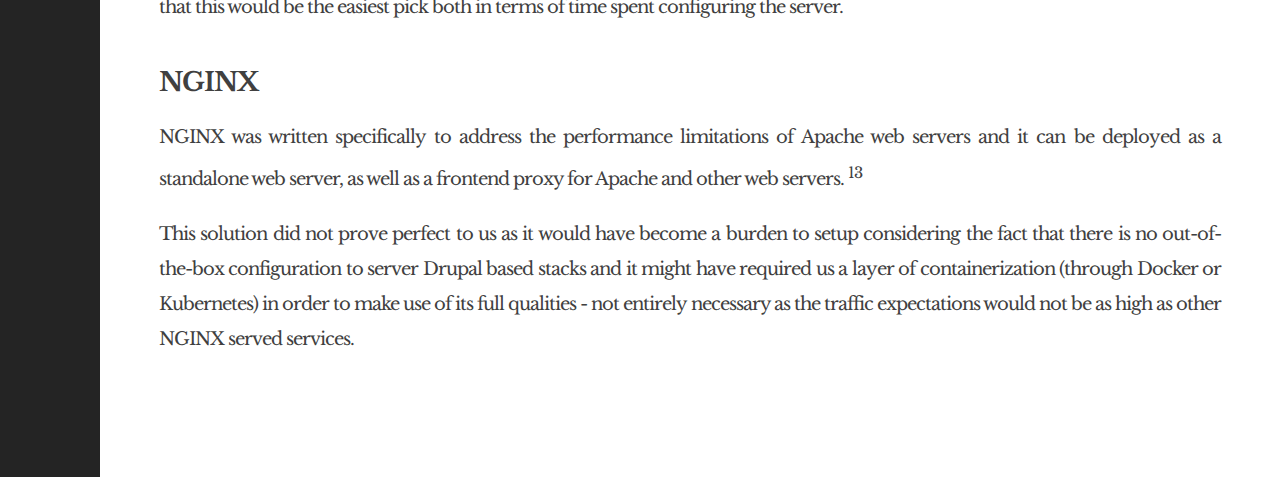
<file: research.html>
<!DOCTYPE HTML>
<html lang="en-US">
    <head>
        <title>Research - Urban Dynamics Lab</title>
        <meta http-equiv="Content-Type" content="text/html; charset=UTF-8">
        <meta name="description" content="Template by Colorlib" />
        <meta name="keywords" content="HTML, CSS, JavaScript, PHP" />
        <meta name="author" content="Colorlib" />
        <meta name="viewport" content="width=device-width, initial-scale=1, maximum-scale=1">

        <link rel="shortcut icon" href="images/favicon.png" />
        <link href='http://fonts.googleapis.com/css?family=Montserrat:400,700%7CLibre+Baskerville:400,400italic,700' rel='stylesheet' type='text/css'>
        <link rel="stylesheet" type="text/css"  href='css/clear.css' />
        <link rel="stylesheet" type="text/css"  href='css/common.css' />
        <link rel="stylesheet" type="text/css"  href='css/font-awesome.min.css' />
        <link rel="stylesheet" type="text/css"  href='css/carouFredSel.css' />
        <link rel="stylesheet" type="text/css"  href='css/sm-clean.css' />
        <link rel="stylesheet" type="text/css"  href='style.css' />

        <!--[if lt IE 9]>
                <script src="js/html5.js"></script>
        <![endif]-->

    </head>


    <body class="single-post">

        <!-- Preloader Gif -->
        <table class="doc-loader">
            <tbody>
                <tr>
                    <td>
                        <img src="images/ajax-document-loader.gif" alt="Loading...">
                    </td>
                </tr>
            </tbody>
        </table>

        <!-- Left Sidebar -->
        <div id="sidebar" class="sidebar">
            <div class="menu-left-part">
                <div class="site-info-holder">
                    <div class="site-title">Urban Dynamics Lab</div>
                    <p class="site-description">
                        A platform for all urban development enthusiasts.
                    </p>
                </div>
                <nav id="header-main-menu">
                    <ul class="main-menu sm sm-clean">
                        <li><a href="intro.html">Intro</a></li>
                        <li><a href="requirements.html">Requirements</a></li>
                        <li><a href="research.html" class="current">Research</a></li>
                        <li><a href="design.html">Design</a></li>
                        <li><a href="testing.html">Testing</a></li>
                        <li><a href="manual.html">Manual</a></li>
                        <li><a href="evaluation.html">Evaluation</a></li>
                        <li><a href="meta.html">Meta</a></li>
                    </ul>
                </nav>
                <footer>
                    <div class="footer-info">
                        © 2018 URBAN DYNAMICS LAB.<br> CRAFTED WITH <i class="fa fa-heart"></i> BY <a href=""> TEAM 10</a>.
                    </div>
                </footer>
            </div>
            <div class="menu-right-part">
                <div class="logo-holder">
                    <a href="index.html">
                        <img src="images/logo.png" alt="Suppablog WP">
                    </a>
                </div>
                <div class="toggle-holder">
                    <div id="toggle">
                        <div class="menu-line"></div>
                    </div>
                </div>
                <div class="social-holder">
                    <div class="social-list">
                        <a href="#existing">Existing Resources</a>
                        <a href="#tools">Development Tools</a>
                        <a href="#web">Web Framework</a>
                        <a href="#database">Database Type</a>
                        <a href="#server">Orchestration Server</a>
                    </div>
                </div>
                <div class="fixed scroll-top"><i class="fa fa-caret-square-o-up" aria-hidden="true"></i></div>
            </div>
            <div class="clear"></div>
        </div>

        <!-- Single Content -->
        <div id="content" class="site-content center-relative">
            <div class="single-post-wrapper content-1070 center-relative">

                <article class="center-relative">
                    <h1 class="entry-title">
                        Technology Research
                    </h1>
                    <div class="post-info content-860 center-relative">
                        <div class="cat-links">
                            <ul>
                                <li><a href="intro.html">Research</a></li>
                            </ul>
                        </div>
                        <div class="entry-date published">the reason behind the solution</div>
                        <div class="clear"></div>
                    </div>

                    <div class="entry-content">
                            
                        <div class="content-wrap content-860 center-relative ">
                        <p>To further prototype the project and start creating the web platform, the team had to undertake research into the existing web design solutions and the resources given by the client (a shared server) that would help create the solution.</p>
                        <h2 id="existing"> Existing resources - the shared server </h2>
                        <p>The Urban Dynamics Lab has been using a server hosted by the Computer Science department for development and testing of existing services such as data manipulation systems. The server (UDLTest1) is designed to host the activity and development of all 5 teams that work on the same project as us. This means that it will be used for the dev process of 2 data pipelining systems, 2 engines for data storage and data manipulation (a CKAN instance and a Jupyter Notebook instance) that will all be supported by PostgreSQL and Hadoop instances.</p>
                        <p>The team agreed that even if using this server might prove to be just an extra effort based on the high number of shared environments, the fact that it would cut the entire cost for a proposed Virtual Server hosted on a Cloud (at least 10 pounds per month starting from the very first month of the project would have already meant for the client an unnecessary and undesired expense).</p>
                        <p>Being a UCL development server, at the start of the project it was running an untouched Ubuntu 12.04 and, because this version has already reached his end of life in April 2017 <sup>6</sup>, the team decided to upgrade the OS to the next available version  (14.04). After considering all running services on the server, we have decided not to proceed with updating to latest version as there might have been certain issues with the compatibility of other existing projects.
                        Our personal research involved quite a fun (even though sometimes frustrating) side as well, as the server was poorly configured at first, not allowing us to attach to BASH on ssh or even using any other means of switching from the default SH. So, basically, our first week of testing the server was done without being able to use the arrow keys, delete keys or any other keyboard shortcuts until the admin realised what the problem was a reconfigured our accounts.</p>
                        <br><br>
                        <h2 id="tools">Development Tools & Frameworks</h2>
                        <p>The purpose of this section is to discuss the programming languages, frameworks and platforms that have been carefully taken into consideration when choosing the right means in order to develop the app in order to suit the needs and expectations of the client.</p>
                        <p>Our main concern was to whether aim for a more out of the box solution that would provide less direct compatibility with the desired features or pick a framework that would require us a implementation from scratch, but which will eventually result in an extensible solution in terms of adding new features.</p>
                        <br>
                        <h2 id="web">Web framework</h2>
                        <h6>Drupal</h6>
                        <p>Drupal is content management software. It has great standard features, like easy content authoring, reliable performance, and excellent security. But what sets it apart is its flexibility; modularity is one of its core principles<sup>7</sup>.</p>
                        <p>In our first meetings, the client has pointed to us that while this platform will be integrated within other existing services of the Urban Dynamics Lab project that have been designed through Drupal, it would be a rather wise decision to settle on this technology. However, after some research, our main concern was that Drupal has already been around for some decades now and it is widely considered “old” technology. Even so, its potential in terms of content administration (done without a need of a developer as anyone could use the out-of-the-box admin UI) had an outstanding impact on our opinion.</p>
                        <p>The level of customization that we required to implement our solution seemed also available through Drupal as all modules and themes can be customized through the PHP, HTML, CSS and JS template files that all plugins offered.</p>
                        <p>Another problem arose when the team started looking for compatibility with other features that we would require. For example, our client asked for another layer of security done through LDAP. The plugin created for this security service for the latest release of Drupal (Drupal 8) is known to be unstable due to PHP incompatibilities in the way Drupal 8 manages authentication requests. This means that we had to settle on the latest patch of the previous version (at that time Drupal 7.56, which got upgraded to Drupal 7.57 after a new patch release in the beginning of March 2018).</p>
                        <h6> Ruby on Rails</h6>
                        <p>Ruby on Rails is open source software, which allows a complete customization over all the features of the project. There are certain Gems (plugins) that would allow the team to easily implement the desired functionalities of the required solution <sup>8</sup>, but it would still leave plenty of coding to be done from scratch in order to achieve features such as  LDAP configuration with the app and the powerful searching without using an external service that requires financial costs. </p>
                        <p>Even so, probably the biggest issue would have been represented by the fact that Rails applications usually require that content management is done through the backend (unless a complicated implementation of a self-designed API is done in order to control certain administration tasks from the UI - never the most secure option).</p>
                        <p>All these required a reconsideration of options, even if the team already had some experience with this software and would have not required so many learning hours as with the other development frameworks.</p>
                        <h6> NodeJS & AngularJS</h6>
                        <p>NodeJS is a JavaScript runtime built on Chrome's V8 JavaScript engine. Node.js uses an event-driven, non-blocking I/O model that makes it lightweight and efficient <sup>9</sup> </p>
                        <p>As for Rails, our requirements would have required heavy customization using additional libraries such as Express (for server requests) and AngularJS (for the front-end as Node.js does not include a core module for creating a great user experience). This again meant a lot of time spent on creating features that other options (Drupal) had included in their base functionalities and the team decided that the resources spent on such things could be better spent on enhancing features rather than creating them.</p>
                        <br><br>
                        <h2 id="database"> Database Type</h2>
                        <p>Database type is an important decision to be made as the project will eventually require syncing with the data management and analysis engines that the platform will incorporate. This decision has discussed and eventually made after the team has settled on Drupal 7 has the development software.</p>
                        <h6> PostgreSQL</h6>
                        <p>PostgreSQL is a powerful, open source object-relational database system. It has more than 15 years of active development and a proven architecture that has earned it a strong reputation for reliability, data integrity, and correctness. <sup>10</sup> </p>
                        <p>The team has considered PostgreSQL one of the best options from the very beginning of the research as the other systems that would be used to create the Expert Facility of the platform (CKAN and Jupyter Notebook) would be using an instance of this database, as well. This would mean that, in terms of further development, a possible synchronization between these services would be possible.</p>
                        <p>Considering the requirements for the current solution, PostgreSQL also presented all the necessary features for storing account details of the users, content of the forum and a fast and reliable query system that would support the necessity of a fast searching service from within the platform. </p>
                        <p>The only con that our research has found is that Drupal is not directly compatible with PostgreSQL as the maintainers have developed for those stacks that include a MySQL instance for storage. Even so, the setup of Drupal allowed us to connect to an already running configured instance of PostgreSQL and this small issue was easily overcome.</p>
                        <h6> MySQL</h6>
                        <p>MySQL is a powerful, free open-source database management system that has been around for years. It is very stable and has a big community that helps maintain, debug and upgrade it. <sup>11</sup>. </p>
                        <p>Its features would have easily allowed the team to implement all the required features of the application and its direct compatibility with Drupal would have meant a reliable connection between the content and the database without any expected outages due to incompatibility. </p>
                        <p>The only con of running a MySQL instance to support our project is represented by the fact that, as previously mentioned, other services would have not run on the same type of database and syncing them would end up a complete nightmare for further development.</p>
                        <br><br>
                        <h2 id="server">Orchestration server</h2>
                        <h6>Apache HTTP Server</h6>
                        <p>The goal of this project is to provide a secure, efficient and extensible server that provides HTTP services in sync with the current HTTP standards. The Apache HTTP Server ("httpd") was launched in 1995 and it has been the most popular web server on the Internet since April 1996. <sup>12</sup></p>
                        <p>Drupal is usually recommended to be setup using a LAMP or MAMP stack, whose orchestration is handled entirely by an Apache instance. As the team tried its best to create a DYI LAMP stack using a PostgreSQL instance and Drupal 7, it became rather obvious that this would be the easiest pick both in terms of time spent configuring the server.</p>
                        <h6>NGINX</h6>
                        <p>NGINX was written specifically to address the performance limitations of Apache web servers and it can be deployed as a standalone web server, as well as a frontend proxy for Apache and other web servers. <sup>13</sup></p>
                        <p>This solution did not prove perfect to us as it would have become a burden to setup considering the fact that there is no out-of-the-box configuration to server Drupal based stacks and it might have required us a layer of containerization (through Docker or Kubernetes) in order to make use of its full qualities - not entirely necessary as the traffic expectations would not be as high as other NGINX served services.</p>

                        </div>
                    </div>
                    <div class="clear"></div>
                </article>
            </div>
        </div>



        <!--Load JavaScript-->
        <script type="text/javascript" src="js/jquery.js"></script>
        <script type='text/javascript' src='js/imagesloaded.pkgd.js'></script>
        <script type='text/javascript' src='js/jquery.nicescroll.min.js'></script>
        <script type='text/javascript' src='js/jquery.smartmenus.min.js'></script>
        <script type='text/javascript' src='js/jquery.carouFredSel-6.0.0-packed.js'></script>
        <script type='text/javascript' src='js/jquery.mousewheel.min.js'></script>
        <script type='text/javascript' src='js/jquery.touchSwipe.min.js'></script>
        <script type='text/javascript' src='js/jquery.easing.1.3.js'></script>
        <script type='text/javascript' src='js/main.js'></script>
    </body>
</html>
</file>
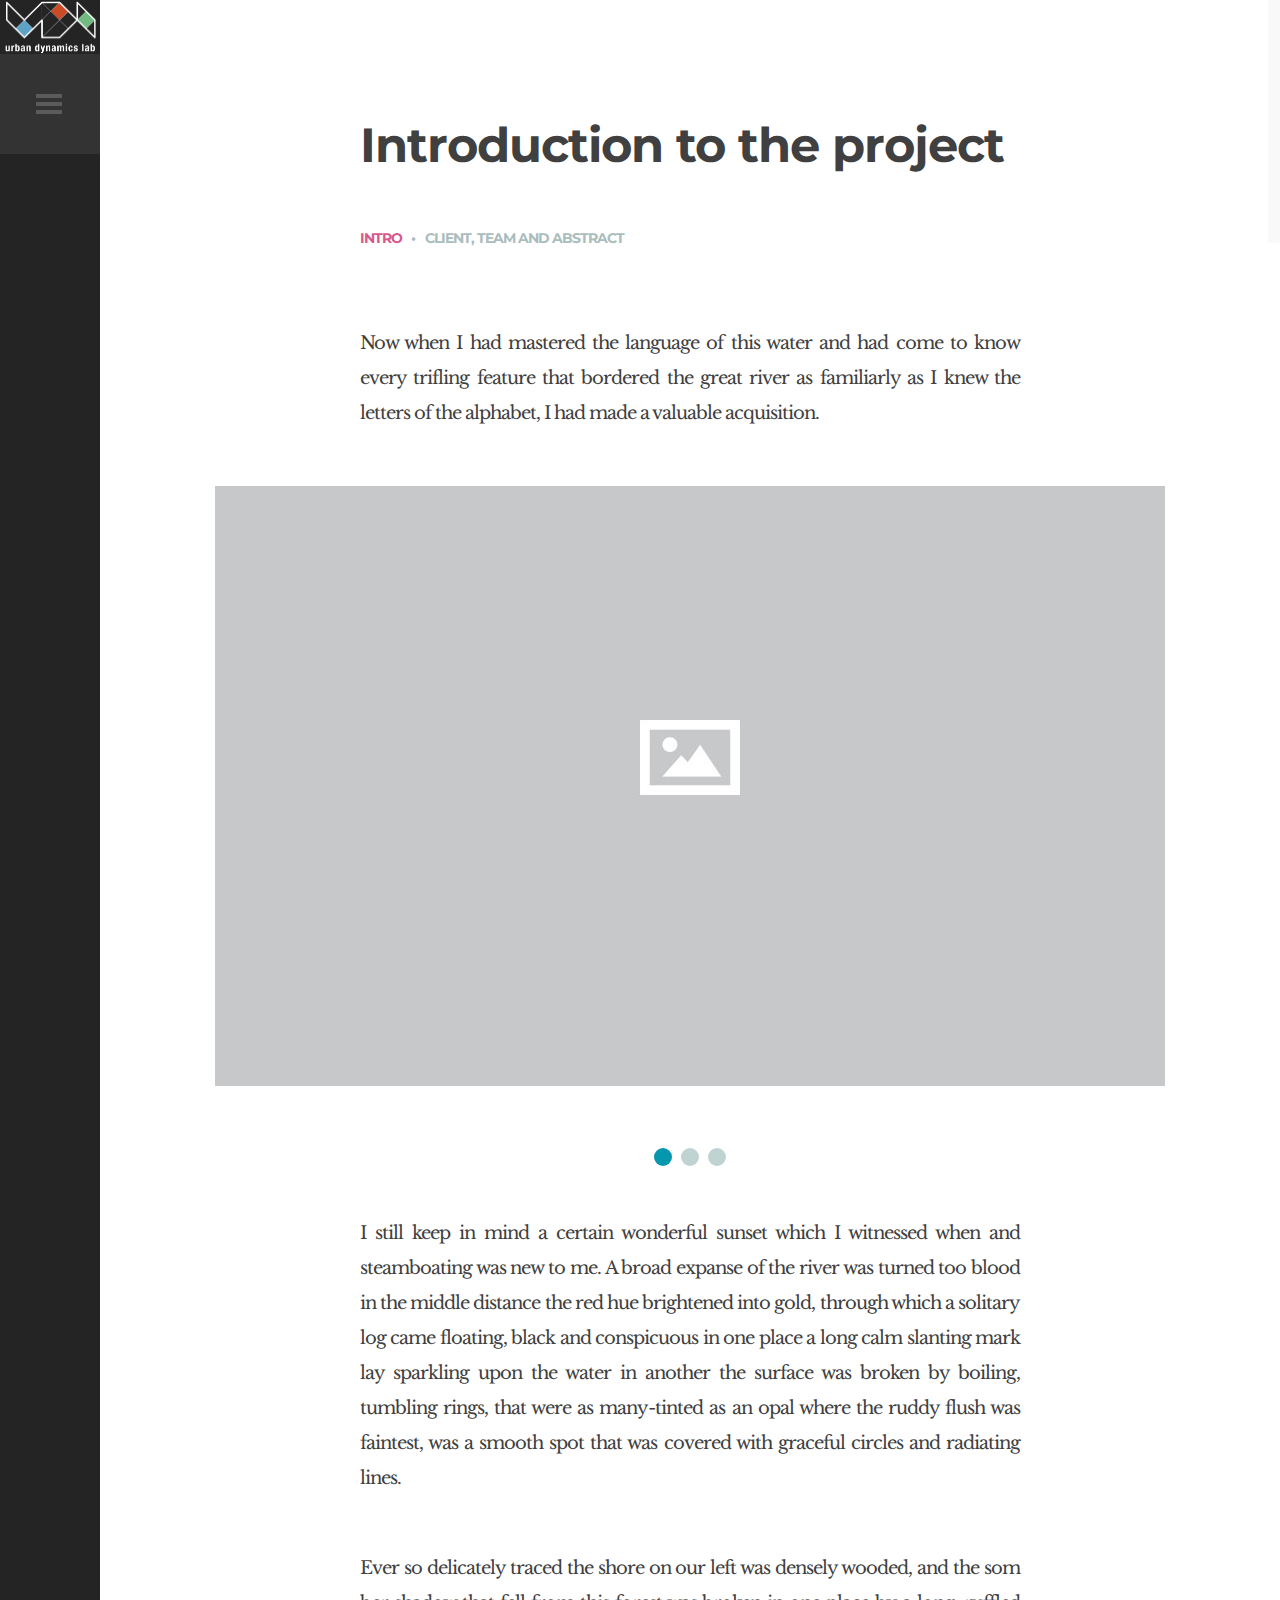
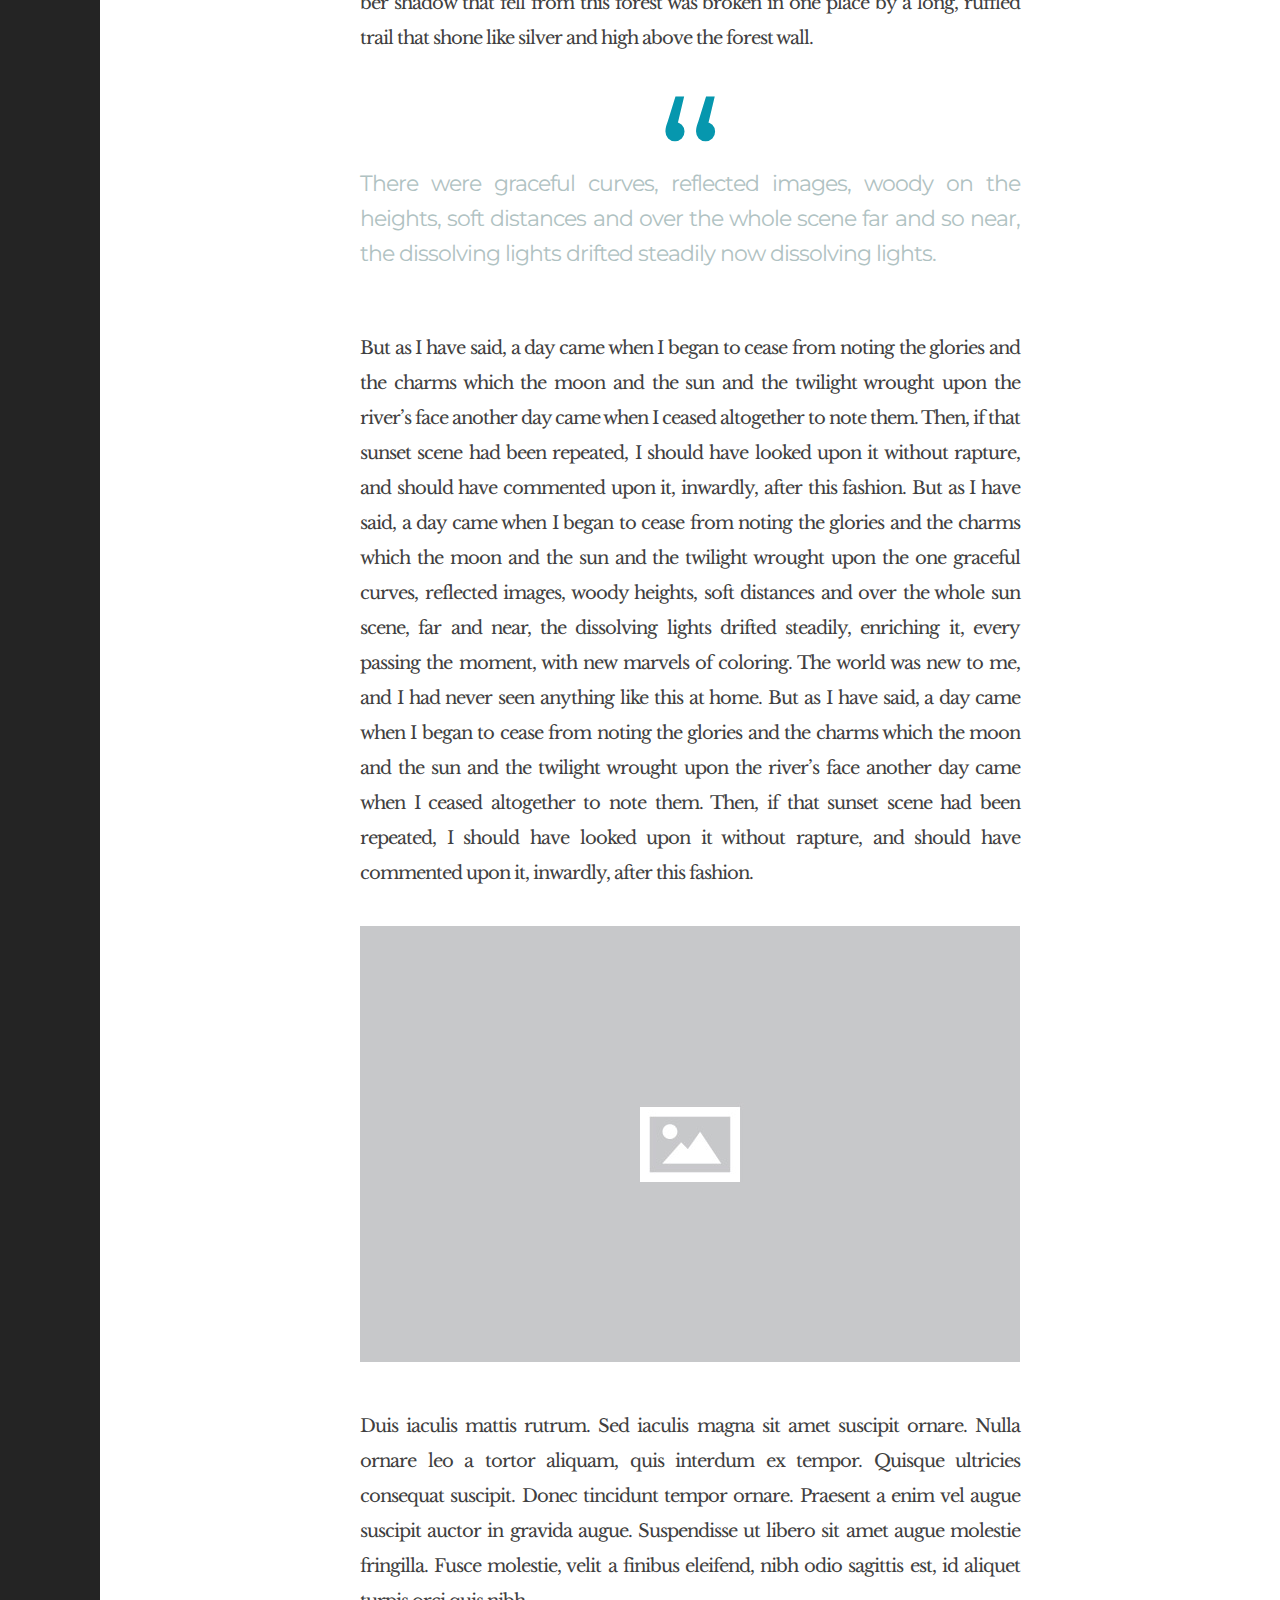
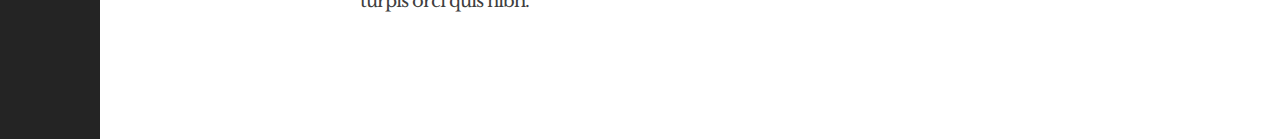
<file: single.html>
<!DOCTYPE HTML>
<html lang="en-US">
    <head>
        <title>Urban Dynamics Lab</title>
        <meta http-equiv="Content-Type" content="text/html; charset=UTF-8">
        <meta name="description" content="Template by Colorlib" />
        <meta name="keywords" content="HTML, CSS, JavaScript, PHP" />
        <meta name="author" content="Colorlib" />
        <meta name="viewport" content="width=device-width, initial-scale=1, maximum-scale=1">

        <link rel="shortcut icon" href="images/favicon.png" />
        <link href='http://fonts.googleapis.com/css?family=Montserrat:400,700%7CLibre+Baskerville:400,400italic,700' rel='stylesheet' type='text/css'>
        <link rel="stylesheet" type="text/css"  href='css/clear.css' />
        <link rel="stylesheet" type="text/css"  href='css/common.css' />
        <link rel="stylesheet" type="text/css"  href='css/font-awesome.min.css' />
        <link rel="stylesheet" type="text/css"  href='css/carouFredSel.css' />
        <link rel="stylesheet" type="text/css"  href='css/sm-clean.css' />
        <link rel="stylesheet" type="text/css"  href='style.css' />

        <!--[if lt IE 9]>
                <script src="js/html5.js"></script>
        <![endif]-->

    </head>


    <body class="single-post">

        <!-- Preloader Gif -->
        <table class="doc-loader">
            <tbody>
                <tr>
                    <td>
                        <img src="images/ajax-document-loader.gif" alt="Loading...">
                    </td>
                </tr>
            </tbody>
        </table>

        <!-- Left Sidebar -->
        <div id="sidebar" class="sidebar">
            <div class="menu-left-part">
                <div class="site-info-holder">
                    <div class="site-title">Urban Dynamics Lab</div>
                    <p class="site-description">
                        A platform for all urban development enthusiasts.
                    </p>
                </div>
                <nav id="header-main-menu">
                    <ul class="main-menu sm sm-clean">
                        <li><a href="intro.html">Intro</a></li>
                        <li><a href="requirements.html" class="current">Requirements</a></li>
                        <li><a href="research.html">Research</a></li>
                        <li><a href="design.html">Design</a></li>
                        <li><a href="testing.html">Testing</a></li>
                        <li><a href="manual.html">Manual</a></li>
                        <li><a href="evaluation.html">Evaluation</a></li>
                        <li><a href="meta.html">Meta</a></li>
                    </ul>
                </nav>
                <footer>
                    <div class="footer-info">
                        © 2018 URBAN DYNAMICS LAB.<br> CRAFTED WITH <i class="fa fa-heart"></i> BY <a href=""> TEAM 10</a>.
                    </div>
                </footer>
            </div>
            <div class="menu-right-part">
                <div class="logo-holder">
                    <a href="index.html">
                        <img src="images/logo.png" alt="Suppablog WP">
                    </a>
                </div>
                <div class="toggle-holder">
                    <div id="toggle">
                        <div class="menu-line"></div>
                    </div>
                </div>
                <div class="social-holder">
                    <div class="social-list">
                        <a href="#"><i class="fa fa-sellsy"></i></a>
                    </div>
                </div>
                <div class="fixed scroll-top"><i class="fa fa-caret-square-o-up" aria-hidden="true"></i></div>
            </div>
            <div class="clear"></div>
        </div>

        <!-- Single Content -->
        <div id="content" class="site-content center-relative">
            <div class="single-post-wrapper content-1070 center-relative">

                <article class="center-relative">
                    <h1 class="entry-title">
                        Introduction to the project
                    </h1>
                    <div class="post-info content-660 center-relative">
                        <div class="cat-links">
                            <ul>
                                <li><a href="intro.html">Intro</a></li>
                            </ul>
                        </div>
                        <div class="entry-date published">Client, Team and Abstract</div>
                        <div class="clear"></div>
                    </div>

                    <div class="entry-content">
                        <div class="content-wrap content-660 center-relative">
                            <p>Now when I had mastered the language of this water and had come to know every trifling feature that bordered the great river as familiarly as I knew the letters of the alphabet, I had made a valuable acquisition.</p>
                            <br>
                            <div class="clear"></div>
                        </div>
                        <div class="post-full-width">
                            <script>
                                var slider1_speed = "500";
                                var slider1_auto = "true";
                                var slider1_pagination = "true";
                                var slider1_hover = "true";
                            </script>
                            <div class="image-slider-wrapper">
                                <div class="caroufredsel_wrapper">
                                    <ul id="slider1" class="image-slider slides center-text">
                                        <li><img src="demo-images/01_blogpost_galery.jpg" alt=""></li>
                                        <li><img src="demo-images/02_blogpost_galery.jpg" alt=""></li>
                                        <li><img src="demo-images/03_blogpost_galery.jpg" alt=""></li>
                                    </ul>
                                </div>
                                <div class="slider1_pagination carousel_pagination left"></div>
                                <div class="clear"></div>
                            </div>
                            <div class="clear"></div>
                        </div>
                        <div class="content-wrap content-660 center-relative ">
                            <p>I still keep in mind a certain wonderful sunset which I witnessed when and steamboating was new to me. A broad expanse of the river was turned too blood in the middle distance the red hue brightened into gold, through which a solitary log came floating, black and conspicuous in one place a long calm slanting mark lay sparkling upon the water in another the surface was broken by boiling, tumbling rings, that were as many-tinted as an opal where the ruddy flush was faintest, was a smooth spot that was covered with graceful circles and radiating lines.</p>
                            <br>
                            <p class="wrap-blockquote">Ever so delicately traced the shore on our left was densely wooded, and the som ber shadow that fell from this forest was broken in one place by a long, ruffled trail that shone like silver and high above the forest wall.</p>
                            <blockquote class="inline-blockquote">
                                <p>There were graceful curves, reflected images, woody on the heights, soft distances and over the whole scene far and so near, the dissolving lights drifted steadily now dissolving lights.</p>
                            </blockquote>
                            <p class="wrap-blockquote">But as I have said, a day came when I began to cease from noting the glories and the charms which the moon and the sun and the twilight wrought upon the river’s face another day came when I ceased altogether to note them. Then, if that sunset scene had been repeated, I should have looked upon it without rapture, and should have commented upon it, inwardly, after this fashion. But as I have said, a day came when I began to cease from noting the glories and the charms which the moon and the sun and the twilight wrought upon the one graceful curves, reflected images, woody heights, soft distances and over the whole sun scene, far and near, the dissolving lights drifted steadily, enriching it, every passing the moment, with new marvels of coloring. The world was new to me, and I had never seen anything like this at home. But as I have said, a day came when I began to cease from noting the glories and the charms which the moon and the sun and the twilight wrought upon the river’s face another day came when I ceased altogether to note them. Then, if that sunset scene had been repeated, I should have looked upon it without rapture, and should have commented upon it, inwardly, after this fashion.</p>
                            <br>
                            <br>
                            <img src="demo-images/one_drop_post_image02.jpg" alt="">
                            <br>
                            <br>
                            <p>Duis iaculis mattis rutrum. Sed iaculis magna sit amet suscipit ornare. Nulla ornare leo a tortor aliquam, quis interdum ex tempor. Quisque ultricies consequat suscipit. Donec tincidunt tempor ornare. Praesent a enim vel augue suscipit auctor in gravida augue. Suspendisse ut libero sit amet augue molestie fringilla. Fusce molestie, velit a finibus eleifend, nibh odio sagittis est, id aliquet turpis orci quis nibh.</p>
                        </div>
                    </div>
                    <div class="clear"></div>
                </article>
            </div>
        </div>



        <!--Load JavaScript-->
        <script type="text/javascript" src="js/jquery.js"></script>
        <script type='text/javascript' src='js/imagesloaded.pkgd.js'></script>
        <script type='text/javascript' src='js/jquery.nicescroll.min.js'></script>
        <script type='text/javascript' src='js/jquery.smartmenus.min.js'></script>
        <script type='text/javascript' src='js/jquery.carouFredSel-6.0.0-packed.js'></script>
        <script type='text/javascript' src='js/jquery.mousewheel.min.js'></script>
        <script type='text/javascript' src='js/jquery.touchSwipe.min.js'></script>
        <script type='text/javascript' src='js/jquery.easing.1.3.js'></script>
        <script type='text/javascript' src='js/main.js'></script>
    </body>
</html>
</file>
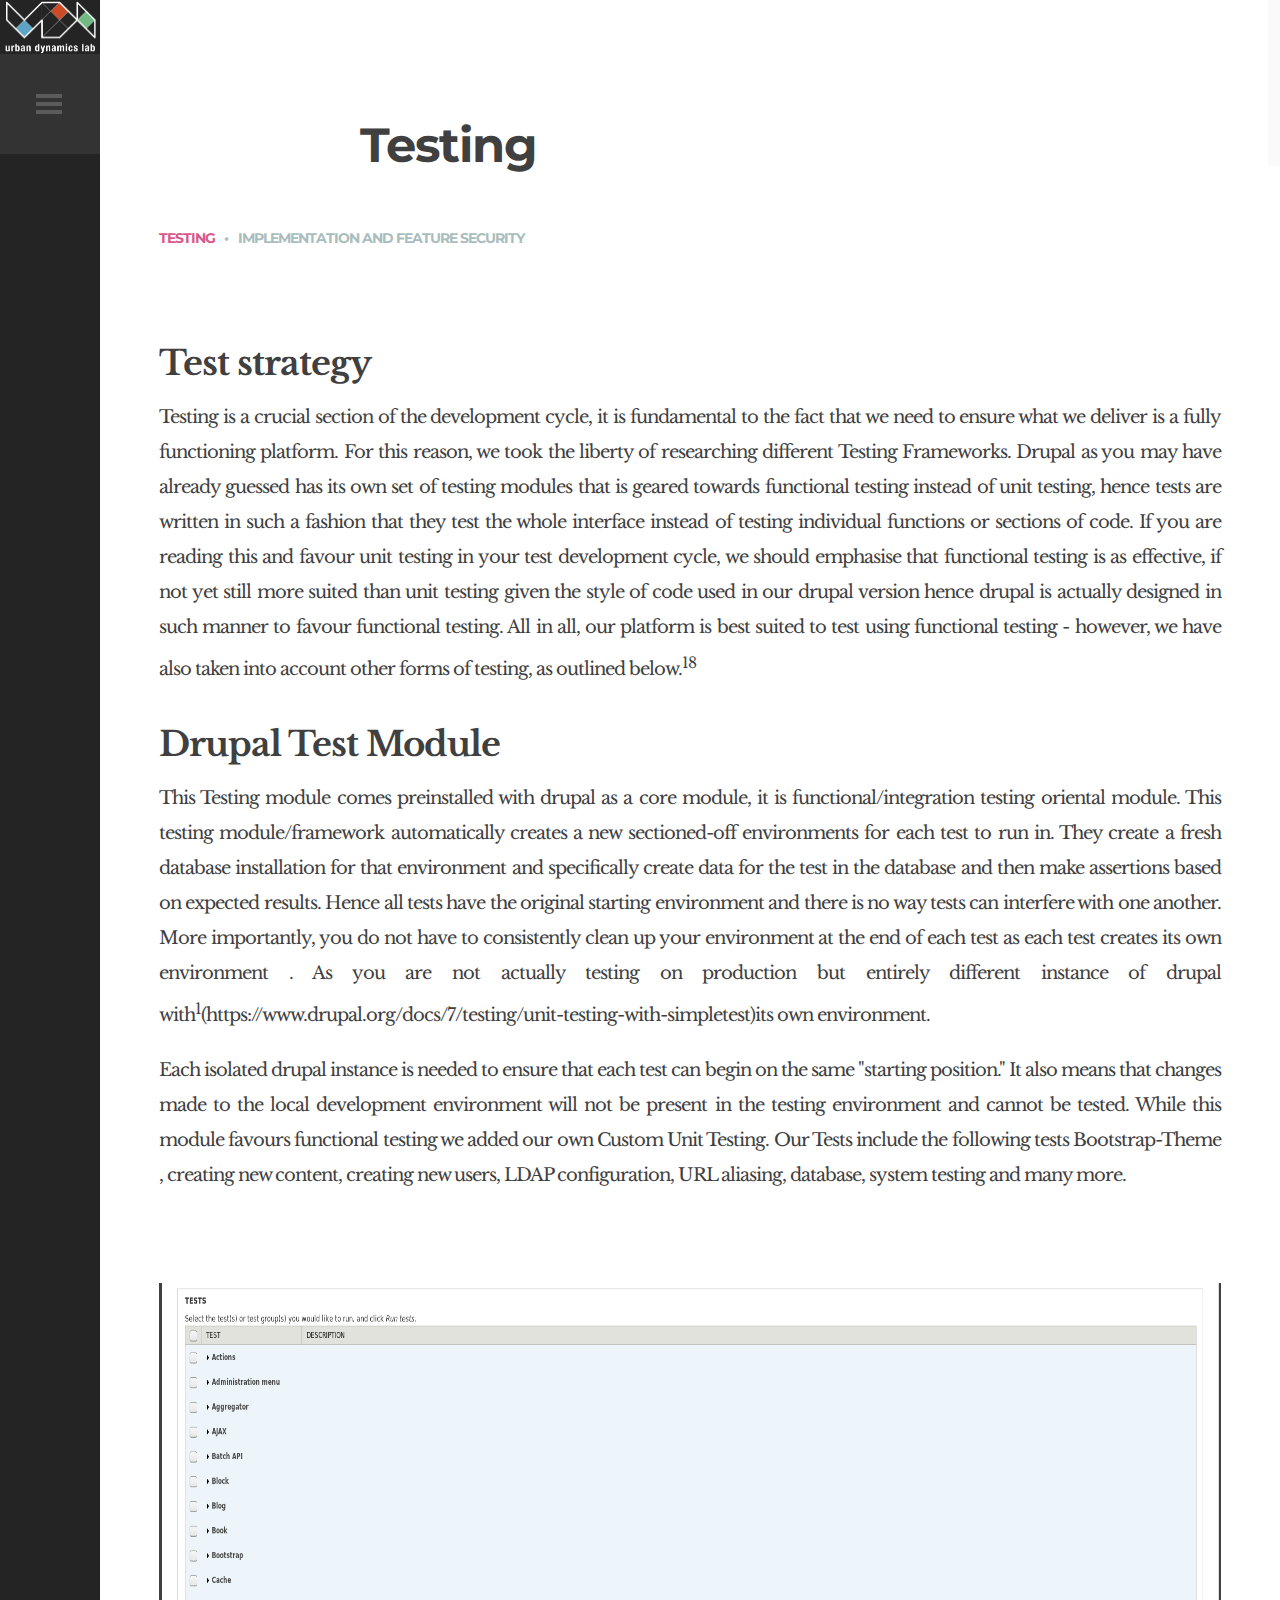
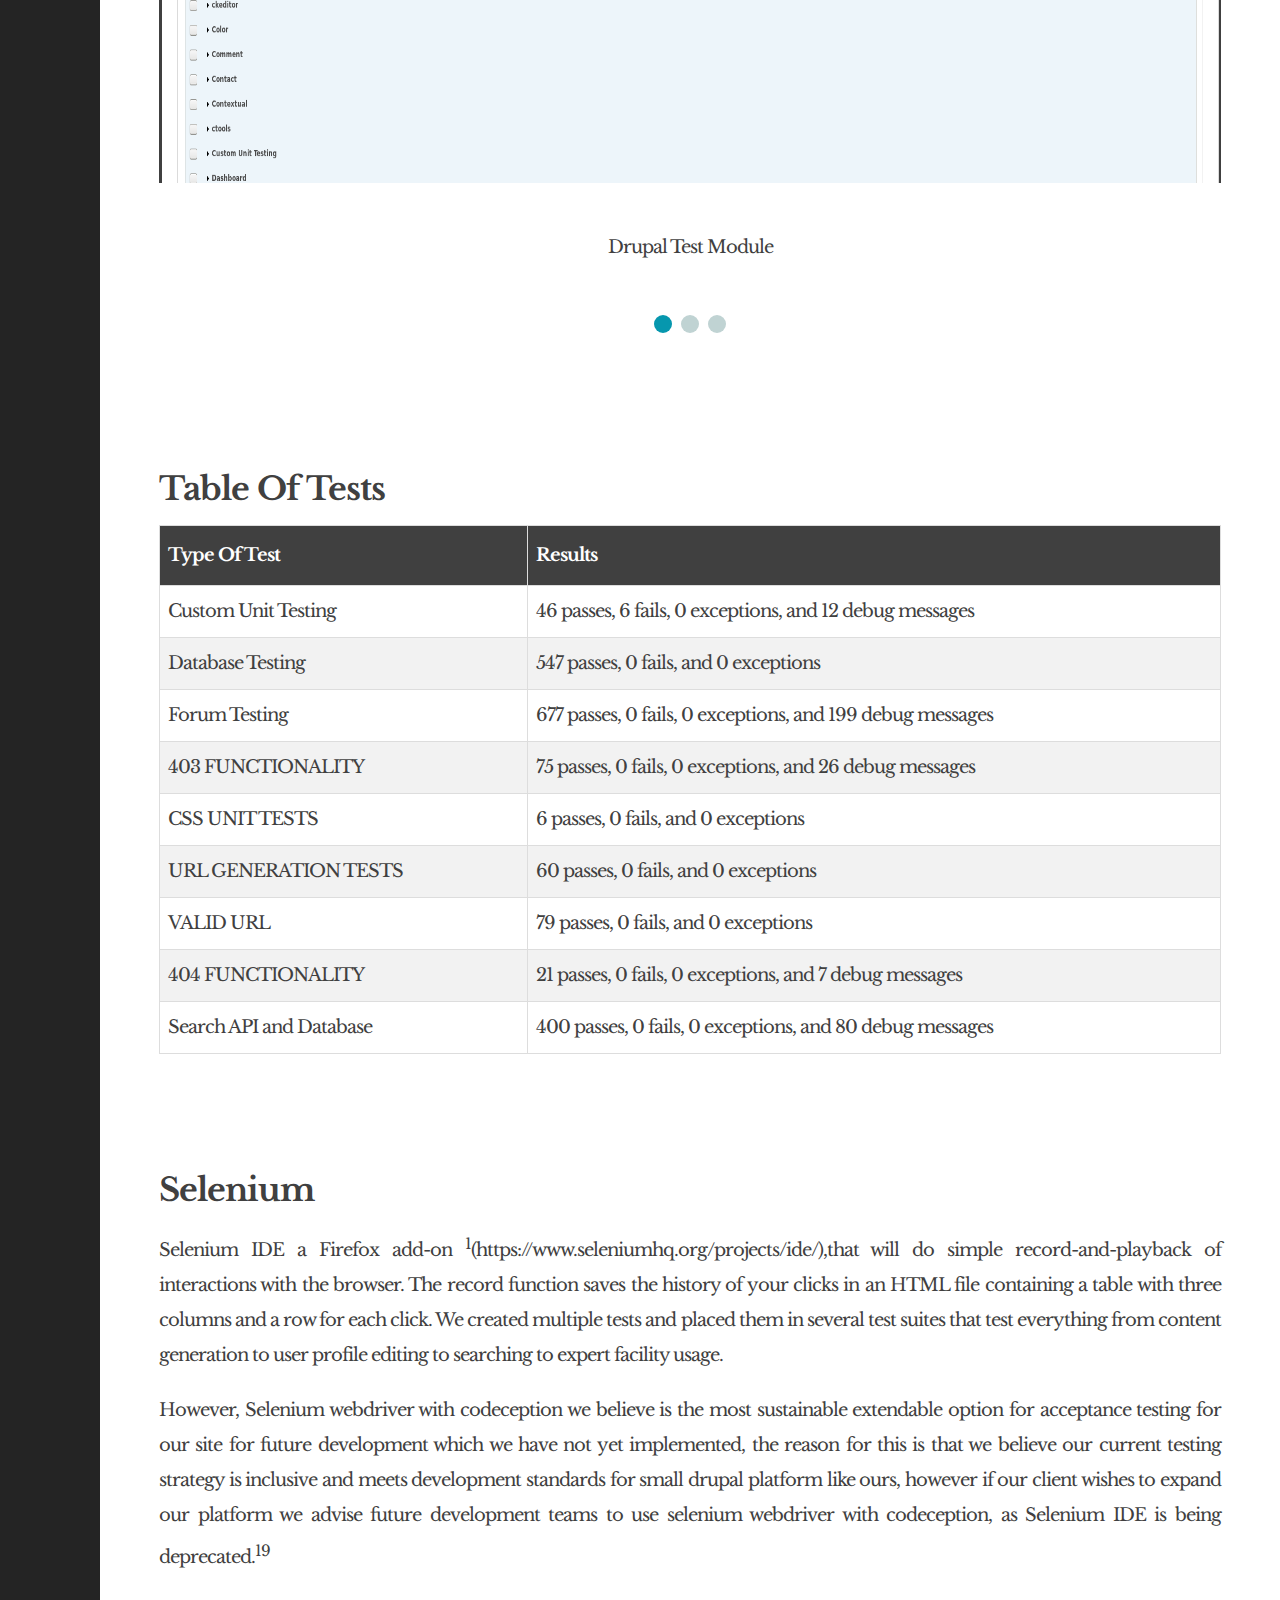
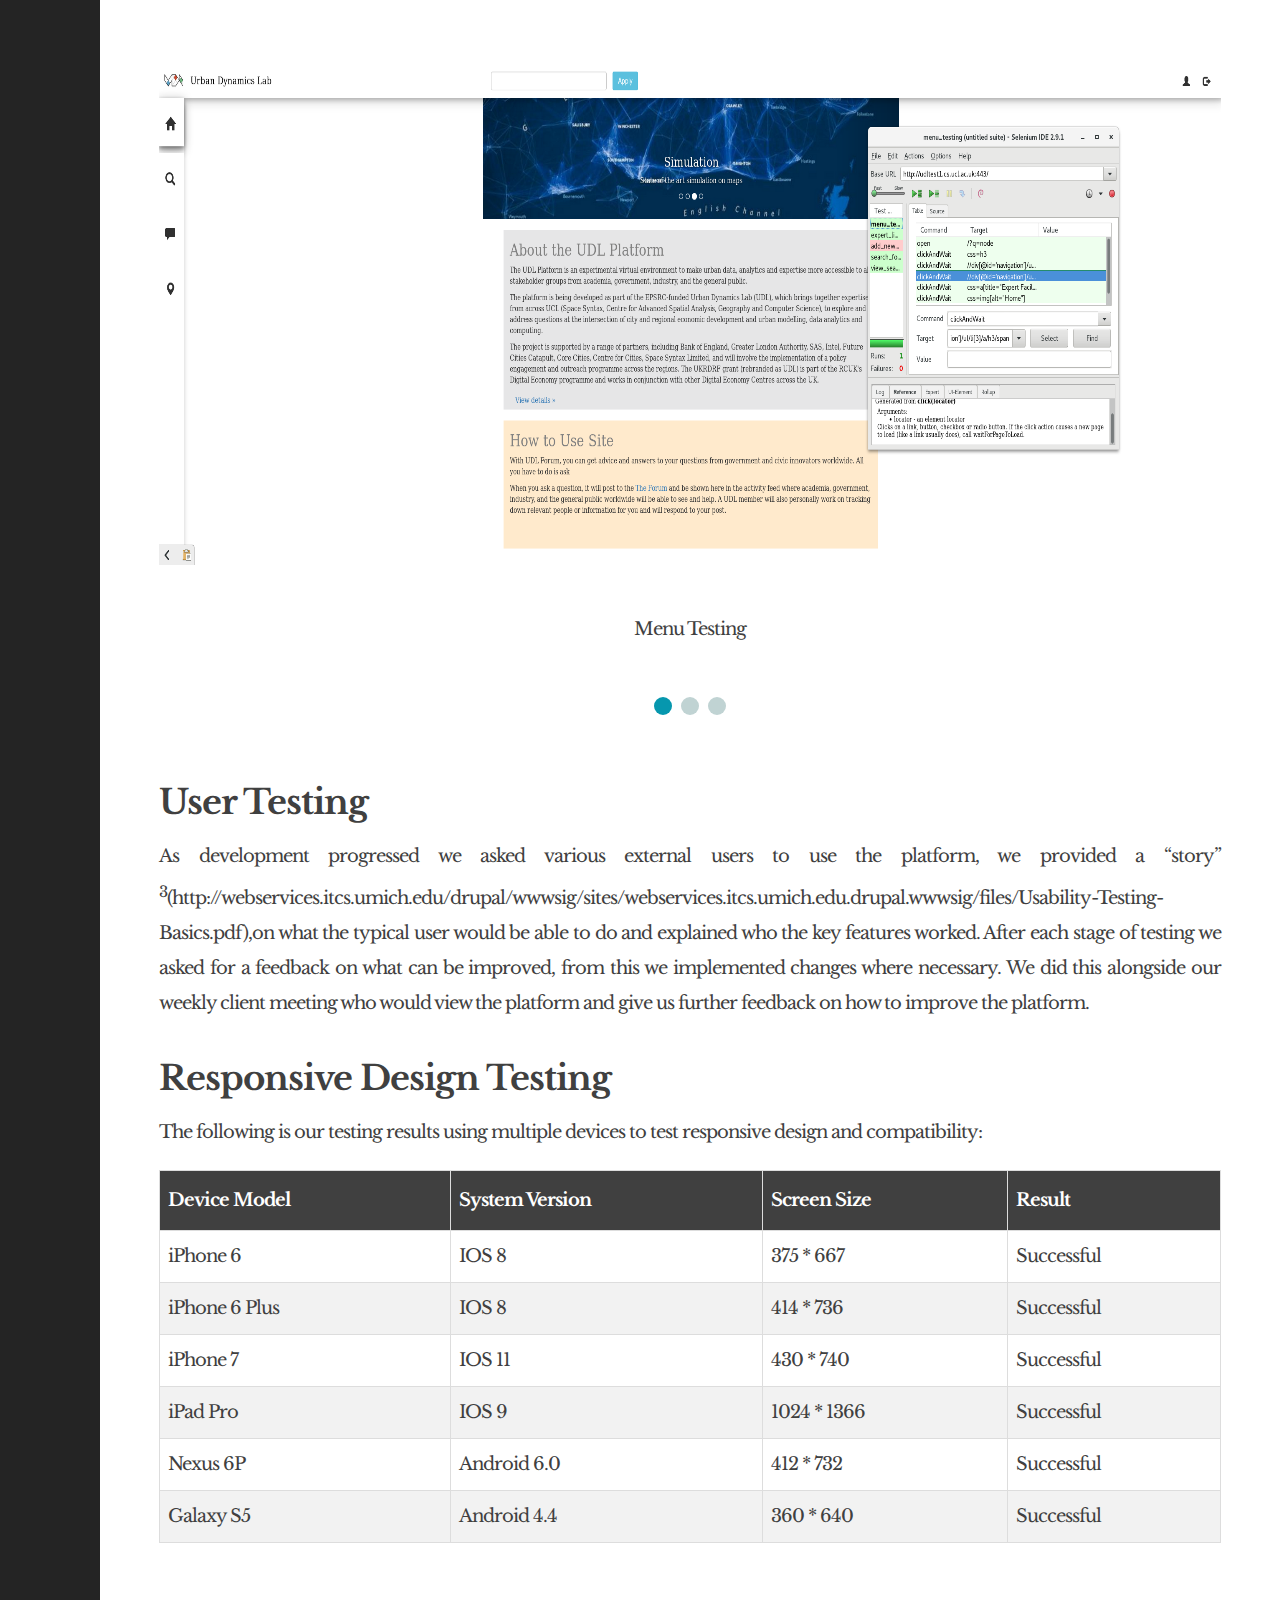
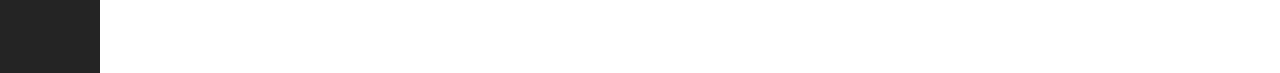
<file: testing.html>
<!DOCTYPE HTML>
<html lang="en-US">
    <head>
        <title>Testing - Urban Dynamics Lab</title>
        <meta http-equiv="Content-Type" content="text/html; charset=UTF-8">
        <meta name="description" content="Template by Colorlib" />
        <meta name="keywords" content="HTML, CSS, JavaScript, PHP" />
        <meta name="author" content="Colorlib" />
        <meta name="viewport" content="width=device-width, initial-scale=1, maximum-scale=1">

        <link rel="shortcut icon" href="images/favicon.png" />
        <link href='http://fonts.googleapis.com/css?family=Montserrat:400,700%7CLibre+Baskerville:400,400italic,700' rel='stylesheet' type='text/css'>
        <link rel="stylesheet" type="text/css"  href='css/clear.css' />
        <link rel="stylesheet" type="text/css"  href='css/common.css' />
        <link rel="stylesheet" type="text/css"  href='css/font-awesome.min.css' />
        <link rel="stylesheet" type="text/css"  href='css/carouFredSel.css' />
        <link rel="stylesheet" type="text/css"  href='css/sm-clean.css' />
        <link rel="stylesheet" type="text/css"  href='style.css' />

        <!--[if lt IE 9]>
                <script src="js/html5.js"></script>
        <![endif]-->

    </head>


    <body class="single-post">

        <!-- Preloader Gif -->
        <table class="doc-loader">
            <tbody>
                <tr>
                    <td>
                        <img src="images/ajax-document-loader.gif" alt="Loading...">
                    </td>
                </tr>
            </tbody>
        </table>

        <!-- Left Sidebar -->
        <div id="sidebar" class="sidebar">
            <div class="menu-left-part">
                <div class="site-info-holder">
                    <div class="site-title">Urban Dynamics Lab</div>
                    <p class="site-description">
                        A platform for all urban development enthusiasts.
                    </p>
                </div>
                <nav id="header-main-menu">
                    <ul class="main-menu sm sm-clean">
                        <li><a href="intro.html">Intro</a></li>
                        <li><a href="requirements.html">Requirements</a></li>
                        <li><a href="research.html">Research</a></li>
                        <li><a href="design.html">Design</a></li>
                        <li><a href="testing.html" class="current">Testing</a></li>
                        <li><a href="manual.html">Manual</a></li>
                        <li><a href="evaluation.html">Evaluation</a></li>
                        <li><a href="meta.html">Meta</a></li>
                    </ul>
                </nav>
                <footer>
                    <div class="footer-info">
                        © 2018 URBAN DYNAMICS LAB.<br> CRAFTED WITH <i class="fa fa-heart"></i> BY <a href=""> TEAM 10</a>.
                    </div>
                </footer>
            </div>
            <div class="menu-right-part">
                <div class="logo-holder">
                    <a href="index.html">
                        <img src="images/logo.png" alt="Suppablog WP">
                    </a>
                </div>
                <div class="toggle-holder">
                    <div id="toggle">
                        <div class="menu-line"></div>
                    </div>
                </div>
                <div class="social-holder">
                    <div class="social-list">
                        <a href="#strategy">Testing Strategy</a>
                        <a href="#module">Drupal Test Module</a>
                        <a href="#selenium">Selenium</a>
                        <a href="#user">User Testing</a>
                        <a href="#responsive">Responsive Design</a>
                    </div>
                </div>
                <div class="fixed scroll-top"><i class="fa fa-caret-square-o-up" aria-hidden="true"></i></div>
            </div>
            <div class="clear"></div>
        </div>

        <!-- Single Content -->
        <div id="content" class="site-content center-relative">
            <div class="single-post-wrapper content-1070 center-relative">

                <article class="center-relative">
                    <h1 class="entry-title">
                        Testing
                    </h1>
                    <div class="post-info content-860 center-relative">
                        <div class="cat-links">
                            <ul>
                                <li><a href="intro.html">Testing</a></li>
                            </ul>
                        </div>
                        <div class="entry-date published">Implementation and Feature Security</div>
                        <div class="clear"></div>
                    </div>

                    <div class="entry-content">

                        <div class="content-wrap content-860 center-relative ">
                        <h2 id="strategy">Test strategy </h2>
                        <p>Testing is a crucial  section of the development cycle, it is fundamental  to the fact that we need to ensure what we deliver is a fully functioning platform. For this reason, we took the liberty of researching different Testing Frameworks. Drupal as you may have already guessed has its own set of testing modules that is geared towards functional testing instead of unit testing, hence tests are written in such a fashion that they test the whole interface instead of testing individual functions or sections of code. If you are reading this and favour unit testing in your test development cycle, we should emphasise that functional testing is as effective, if not yet still more suited than unit testing given the style of code used in our drupal version hence drupal is actually designed in such manner to favour functional testing. All in all, our platform is best suited to test using functional testing - however, we have also taken into account other forms of testing, as outlined below.<sup>18</sup></p>


                        <h2 id="module">Drupal Test Module</h2>
                        <p>This Testing module comes preinstalled with drupal as a core module, it is functional/integration testing oriental module. This testing module/framework automatically creates a new sectioned-off environments for each test to run in. They create a fresh database installation for that environment and specifically create data for the test in the database and then make assertions based on expected results. Hence all tests have the original starting environment and there is no way tests can interfere with one another. More importantly, you do not have to consistently clean up your environment at the end of each test as each test creates its own environment . As you are not actually testing on production but entirely different instance of drupal with<sup>1</sup>(https://www.drupal.org/docs/7/testing/unit-testing-with-simpletest)its own environment.</p>

                        <p>Each isolated drupal instance is needed to ensure that each test can begin on the same "starting position." It also means that changes made to the local development environment will not be present in the testing environment and cannot be tested. While this module favours functional testing we added our own Custom Unit Testing.  Our Tests include the following tests Bootstrap-Theme , creating new content, creating new users, LDAP configuration, URL aliasing, database, system testing and many more. </p>

                        <br><br>
                         <div class="post-full-width">
                        <script>
                            var slider2_speed = "500";
                            var slider2_auto = "true";
                            var slider2_pagination = "true";
                            var slider2_hover = "true";
                        </script>
                        <div class="image-slider-wrapper">
                            <div class="caroufredsel_wrapper">
                                <ul id="slider2" class="image-slider slides center-text">
                                    <li><img src="images/content/test4.jpeg" style="height: 500px;" alt=""><br><br>Drupal Test Module<br></li>
                                    <li><img src="images/content/test5.jpg" style="height: 500px;" alt=""><br>In-Depth Test Selection<br></li>
                                    <li><img src="images/content/customUnitTest.png" style="height: 500px;" alt=""><br>Cutom Unit Tests<br></li>
                                </ul>
                            </div>
                            <div class="slider2_pagination carousel_pagination left"></div>
                            <div class="clear"></div>
                        </div>
                        <div class="clear"></div>

                        <br></br>
                        <h3 id="table_to_tests">Table Of Tests</h3>
                        <table class="tableizer-table">
                          <thead><tr class="tableizer-firstrow"><th>Type Of Test</th><th>Results</th></tr></thead><tbody>
                           <tr><td>Custom Unit Testing</td><td>46 passes, 6 fails, 0 exceptions, and 12 debug messages</td></tr>
                           <tr><td>Database Testing</td><td>547 passes, 0 fails, and 0 exceptions</td></tr>
                           <tr><td>Forum Testing</td><td>677 passes, 0 fails, 0 exceptions, and 199 debug messages</td></tr>
                           <tr><td>403 FUNCTIONALITY</td><td>75 passes, 0 fails, 0 exceptions, and 26 debug messages</td></tr>
                           <tr><td>CSS UNIT TESTS</td><td>6 passes, 0 fails, and 0 exceptions</td></tr>
                           <tr><td>URL GENERATION TESTS</td><td>60 passes, 0 fails, and 0 exceptions</td></tr>
                           <tr><td>VALID URL</td><td>79 passes, 0 fails, and 0 exceptions</td></tr>
                           <tr><td>404 FUNCTIONALITY</td><td>21 passes, 0 fails, 0 exceptions, and 7 debug messages</td></tr>
                           <tr><td>Search API and Database </td><td>400 passes, 0 fails, 0 exceptions, and 80 debug messages</td></tr>
                          </tbody></table>

                        <br></br>

                        <h3 id="selenium">Selenium </h3>
                        <p>Selenium IDE a Firefox add-on <sup>1</sup>(https://www.seleniumhq.org/projects/ide/),that will do simple record-and-playback of interactions with the browser. The record function saves the history of your clicks in an HTML file containing a table with three columns and a row for each click. We created multiple tests and placed them in several test suites that test everything from content generation to user profile editing to searching to expert facility usage.</p>

                       <p> However, Selenium webdriver with codeception we believe is the most sustainable extendable option for acceptance testing for our site for future development which we have not yet implemented, the reason for this is that we believe our current testing strategy is inclusive and meets development standards for small drupal platform like ours, however if our client wishes to expand our platform we advise future development teams to use selenium webdriver with codeception, as Selenium IDE is being deprecated.<sup>19</sup> </p>

                       <br><br>
                        <div class="post-full-width">
                       <script>
                           var slider1_speed = "500";
                           var slider1_auto = "true";
                           var slider1_pagination = "true";
                           var slider1_hover = "true";
                       </script>
                       <div class="image-slider-wrapper">
                           <div class="caroufredsel_wrapper">
                               <ul id="slider1" class="image-slider slides center-text">
                                   <li><img src="images/content/test1.png" style="height: 500px;" alt=""><br><br>Menu Testing<br></li>
                                   <li><img src="images/content/test2.png" style="height: 500px;" alt=""><br>Search Forum<br></li>
                                   <li><img src="images/content/test3.jpeg" style="height: 500px;" alt=""><br>Expert Facility<br></li>
                               </ul>
                           </div>
                           <div class="slider1_pagination carousel_pagination left"></div>
                           <div class="clear"></div>
                       </div>
                       <div class="clear"></div>

                        <h2 id="user">User Testing</h2>

                        <p>As development progressed we asked various external users to use the platform, we provided a “story” <sup>3</sup>(http://webservices.itcs.umich.edu/drupal/wwwsig/sites/webservices.itcs.umich.edu.drupal.wwwsig/files/Usability-Testing-Basics.pdf),on what the typical user would be able to do and explained who the key features worked. After each stage of testing we asked for a feedback on what can be improved, from this we implemented changes where necessary. We did this alongside our weekly client meeting who would view the platform and give us further feedback on how to improve the platform.</p>

                        <h2 id="responsive">Responsive Design Testing </h2>
                        <p>The following is our testing results using multiple devices to test responsive design and compatibility:</p>

                        <table>
                            <thead>
                        <th>Device Model
                        </th><th>System Version
                        </th><th>Screen Size
                        </th><th>Result</th></thead>
                        <tbody><tr><td>iPhone 6
                        </td><td>IOS 8
                        </td><td>375 * 667
                        </td><td>Successful
                        </td></tr><tr><td>iPhone 6 Plus
                        </td><td>IOS 8
                        </td><td>414 * 736
                        </td><td>Successful
                        </td></tr>
                        <tr><td>iPhone 7
                      </td><td>IOS 11
                      </td><td>430 * 740
                        </td><td>Successful
                        </td></tr><tr><td>iPad Pro
                        </td><td>IOS 9
                        </td><td>1024 * 1366
                        </td><td>Successful
                        </td></tr><tr><td>Nexus 6P
                        </td><td>Android 6.0
                        </td><td>412 * 732
                        </td><td>Successful
                        </td></tr><tr><td>Galaxy S5
                        </td><td>Android 4.4
                        </td><td>360  * 640
                        </td><td>Successful
                        </td></tr></tbody></table>

                        </div>
                    </div>
                    <div class="clear"></div>
                </article>
            </div>
        </div>



        <!--Load JavaScript-->
        <script type="text/javascript" src="js/jquery.js"></script>
        <script type='text/javascript' src='js/imagesloaded.pkgd.js'></script>
        <script type='text/javascript' src='js/jquery.nicescroll.min.js'></script>
        <script type='text/javascript' src='js/jquery.smartmenus.min.js'></script>
        <script type='text/javascript' src='js/jquery.carouFredSel-6.0.0-packed.js'></script>
        <script type='text/javascript' src='js/jquery.mousewheel.min.js'></script>
        <script type='text/javascript' src='js/jquery.touchSwipe.min.js'></script>
        <script type='text/javascript' src='js/jquery.easing.1.3.js'></script>
        <script type='text/javascript' src='js/main.js'></script>
    </body>
</html>
</file>
<file: css/clear.css>
html, body, div, span, object, iframe,
h1, h2, h3, h4, h5, h6, p, blockquote, pre,
abbr, address, cite, code,
del, dfn, em, img, ins, kbd, q, samp,
small, strong, sub, sup, var,
b, i, ol, ul, li,
fieldset, form, label, legend,
table, caption, tbody, tfoot, thead, tr, th, td,
article, aside, canvas, details, figcaption, figure, 
footer, header, hgroup, menu, nav, section, summary,
time, mark, audio, video {
    margin:0;
    padding:0;
    border:0;
    outline: none;
    font-size:100%;
    vertical-align:baseline;
    background:transparent;
}

body {
    line-height:1;
}

article,aside,details,figcaption,figure,
footer,header,hgroup,menu,nav,section { 
    display:block;
}

nav ul,ul,ol {
    list-style:none;
}

blockquote, q {
    quotes:none;
}

blockquote:before, blockquote:after,
q:before, q:after {
    content:'';
    content:none;
}

a {
    margin:0;
    padding:0;
    font-size:100%;
	outline: none;
    vertical-align:baseline;
    background:transparent;
}

ins {
    background-color:#ff9;
    color:#000;
    text-decoration:none;
}

mark {
    background-color:#ff9;
    color:#000; 
    font-style:italic;
    font-weight:bold;
}

del {
    text-decoration: line-through;
}

abbr[title], dfn[title] {
    border-bottom:1px dotted;
    cursor:help;
}

table {
    border-collapse:collapse;
    border-spacing:0;
}

hr {
    display:block;
    height:1px;
    border:0;   
    border-top:1px solid #cccccc;
    margin:1em 0;
    padding:0;
}

input, select {
    vertical-align:middle;
}

input:focus, textarea:focus
{
    outline: none;
}
</file>
<file: css/common.css>
.block
{
    display: block;
}
.hidden
{
    display: none;
}
.clear
{
    clear: both;
}
.left
{
    float: left;
}
.right
{
    float: right;
}
.line-height
{
    line-height: 0;
}
.clear-right
{
    clear: right;
}
.clear-left
{
    clear: left;
}
.center-relative
{
    margin-left: auto;
    margin-right: auto;
}
.center-absolute
{
    left: 50%;
}
.center-text
{
    text-align: center !important;
}
.text-left
{
    text-align: left;
}
.text-right
{
    text-align: right;
}
.absolute
{
    position: absolute;
}
.fixed
{
    position: fixed;
}
.relative
{
    position: relative;
}
.sticky
{
    height: auto;
}
.margin-0, .margin-0 img
{
    margin: 0 !important;
    line-height: 0;
}
.top-0
{
    margin-top: 0 !important;
}
.top-5
{
    margin-top: 5px !important;	
}
.top-10
{
    margin-top: 10px;	
}
.top-15
{
    margin-top: 15px;	
}
.top-20
{
    margin-top: 20px;
}
.top-25
{
    margin-top: 25px;	
}
.top-30
{
    margin-top: 30px;	
}
.top-50
{
    margin-top: 50px;	
}
.top-60
{
    margin-top: 60px;	
}
.top-70
{
    margin-top: 70px;	
}
.top-75
{
    margin-top: 75px;	
}
.top-80
{
    margin-top: 80px;
}
.top-100
{
    margin-top: 100px;	
}
.top-105
{
    margin-top: 105px;	
}
.top-120
{
    margin-top: 120px;
}
.top-150
{
    margin-top: 150px;	
}
.top-200
{
    margin-top: 200px;	
}
.top-negative-30
{
    margin-top: -30px;
}
.left-35
{
    margin-left:35px;
}
.right-35
{
    margin-right:35px;
}
.bottom-0
{
    margin-bottom: 0 !important;
}
.bottom-10
{
    margin-bottom: 10px !important;
}
.bottom-20
{
    margin-bottom: 20px !important;
}
.bottom-25
{
    margin-bottom: 25px !important;
}
.bottom-30
{
    margin-bottom: 30px !important;
}
.bottom-50
{
    margin-bottom: 50px !important;
}
.bottom-100
{
    margin-bottom: 100px !important;
}
.bottom-150
{
    margin-bottom: 150px !important;
}
.bottom-200
{
    margin-bottom: 200px !important;
}
.width-25
{
    width: 25%;
}
.width-50
{
    width: 50%;
}
.width-75
{
    width: 75%;
}
.width-85
{
    width: 85%;
}
.width-100
{
    width: 100%;
}
blockquote:before 
{
    content: '\201C';
    font-size: 180px;
    line-height: 0;
    font-family: 'Montserrat', sans-serif, Arial;
    vertical-align: -65px;
    color: #0697ae;
    text-align: center;
    display: block;
}
blockquote
{
    margin-top: 110px;
    margin-bottom: 60px;
    font-family: 'Montserrat', sans-serif, Arial;
    font-size: 22px;
    line-height: 35px;
    color: #b0c2c2;
}
blockquote.inline-blockquote
{
    width: 395px;
    float: left;
    margin-left: -170px;
    margin-right: 70px;
}
.wrap-blockquote
{
    display: inline;
}
address
{
    font-size: 32px;
    line-height: 50px;
    font-style: normal;
}
iframe
{
    width: 100%;
}
a.button
{
    display: inline-block;
    border: 3px solid;
    text-align: center;
    padding: 15px 40px;
    cursor: pointer;
    margin-bottom: 25px;
    vertical-align: middle;
    text-decoration: none;
}
a.button:active
{
    position: relative;
    top: 1px;	
}
h1,h2,h3,h4,h5,h6
{
    padding: 20px 0;
}
h1
{
    font-size: 38px;
    line-height: 38px;    
}
h2
{
    font-size: 34px;    
    line-height: 34px;    
}
h3
{
    font-size: 32px;  
    line-height: 32px;    
}
h4
{
    font-size: 30px;    
}
h5
{
    font-size: 28px;   
}
h6
{
    font-size: 26px;    
}
em
{
    font-style: italic;
}
ol
{
    list-style-type: decimal;
}
pre
{
    word-wrap: break-word;
}
.single-content table, .single-content th, .single-content td, .page-content table, .page-content th, .page-content td
{
    border:1px solid black;
    padding: 10px;
    vertical-align: middle;
}
sup
{
    vertical-align: super;
    font-size: smaller;
}
sub
{
    vertical-align: sub;
    font-size: smaller;
}
.single-content ol
{
    display: block;
    list-style-type: decimal;
    margin: 0 0 14px 17px;
}
.single-content ul
{
    display: block;
    list-style-type: disc;
    margin: 0 0 14px 17px;
}

/* COLUMNS */

.one,  .one_half,  .one_third,  .two_third,  .three_fourth, 
.one_fourth{
    margin-right: 100px;
    float: left;
    position: relative;
    margin-bottom: 30px;
}

.last{
    margin-right: 0 !important;
    clear: right;
}

.one{
    float: none;
    display: block;
    clear: both;
    margin-right: 0;
}

.one_half{
    width: 400px;    
}

.one_third{
    width: 233px;
}

.two_third{
    width: 566px;
}

.one_fourth{
    width: 150px;
}

.three_fourth{
    width: 650px;
}

.one img,  .one_half img,  .one_third img,  .two_third img, 
.three_fourth img,  .one_fourth img{
    max-width: 100%;
    height: auto;
    max-height: 100%;
    width: auto;	
}

.team-holder .one
{
    margin: 0;
}

.team-holder .one_half
{
    width: 50%;
    width: calc(100% / 2);   
    margin: 0;
}

.team-holder .one_third
{
    width: 33%;
    width: calc(100% / 3);
    margin: 0;
}

.team-holder .one_fourth
{
    width: 25%;
    width: calc(100% / 4);   
    margin: 0;    
}

/* MENU */

/* Mobile first layout SmartMenus Core CSS (it's not recommended editing these rules)
   You need this once per page no matter how many menu trees or different themes you use.
-------------------------------------------------------------------------------------------*/

.sm,.sm ul,.sm li{display:block;list-style:none;margin:0;padding:0;line-height:normal;direction:ltr;-webkit-tap-highlight-color:rgba(0,0,0,0);}
.sm-rtl,.sm-rtl ul,.sm-rtl li{direction:rtl;text-align:right;}
.sm>li>h1,.sm>li>h2,.sm>li>h3,.sm>li>h4,.sm>li>h5,.sm>li>h6{margin:0;padding:0;}
.sm ul{display:none;}
.sm li,.sm a{position:relative;}
.sm a{display:block;}
.sm a.disabled{cursor:not-allowed;}
.sm:after{content:"\00a0";display:block;height:0;font:0px/0 serif;clear:both;visibility:hidden;overflow:hidden;}
.sm,.sm *,.sm *:before,.sm *:after{-moz-box-sizing:border-box;-webkit-box-sizing:border-box;box-sizing:border-box;}




/* WP DEFAULT CLASSES */

.alignnone {
    margin: 5px 20px 20px 0;
}

.aligncenter,
div.aligncenter {
    display: block;
    margin: 5px auto 5px auto;
}

.alignright {
    float:right;
    margin: 5px 0 20px 20px;
}

.alignleft {
    float: left;
    margin: 5px 20px 20px 0;
}

.aligncenter {
    display: block;
    margin: 5px auto 5px auto;
}

a img.alignright {
    float: right;
    margin: 5px 0 20px 20px;
}

a img.alignnone {
    margin: 20px 0px;
}

a img.alignleft {
    float: left;
    margin: 5px 20px 20px 0;
}

a img.aligncenter {
    display: block;
    margin-left: auto;
    margin-right: auto
}

.wp-caption {
    max-width: 100%;
    text-align: center;
    font-family: 'Montserrat', sans-serif, Arial;
}

.wp-caption.alignnone {
    margin: 20px 0px;
}

.wp-caption.alignleft {
    margin: 5px 20px 20px 0;
    text-align: left;
}

.wp-caption.alignright {
    margin: 5px 0 20px 20px;
    text-align: right;
}

.wp-caption img {
    width: auto;
    height: auto;
    max-width: 100%;
    max-height: 100%;
}

.wp-caption p.wp-caption-text {
    font-size: 18px;
    margin-bottom: 50px;
    padding: 5px 50px;
    background-color: #8f939e;
    display: inline-block;
    color: #fff;
}
.gallery-caption
{
    font-size: 100%;
}
.bypostauthor
{
    font-size: 100%;
}
/* Text meant only for screen readers. */
.screen-reader-text {
    clip: rect(1px, 1px, 1px, 1px);
    position: absolute !important;
    height: 1px;
    width: 1px;
    overflow: hidden;
}

.screen-reader-text:focus {
    background-color: #f1f1f1;
    border-radius: 3px;
    box-shadow: 0 0 2px 2px rgba(0, 0, 0, 0.6);
    clip: auto !important;
    color: #21759b;
    display: block;
    font-size: 14px;
    font-size: 0.875rem;
    font-weight: bold;
    height: auto;
    left: 5px;
    line-height: normal;
    padding: 15px 23px 14px;
    text-decoration: none;
    top: 5px;
    width: auto;
    z-index: 100000; /* Above WP toolbar. */
}



.cbp-bislideshow {
    list-style: none;
    width: 100%;
    height: 100%;
    position: fixed;
    top: 0;
    left: 0;
    z-index: -1;
    padding: 0;
    margin: 0;
}

.cbp-bislideshow li {
    position: absolute;
    width: 100%;
    height: 100%;
    top: 0;
    left: 0;
    opacity: 0;
    -webkit-transition: opacity 1s;
    -moz-transition: opacity 1s;
    -ms-transition: opacity 1s;
    -o-transition: opacity 1s;
    transition: opacity 1s;
}


/* If background-size supported we'll add the images to the background of the li */

.backgroundsize .cbp-bislideshow li {
    -webkit-background-size: cover;
    -moz-background-size: cover;
    background-size: cover;
    background-position: center center;
}

/* ...and hide the images */
.backgroundsize .cbp-bislideshow li img {
    display: none;
}

.cbp-bislideshow li img {
    display: block;
    width: 100%;
}

.cbp-bicontrols {
    position: fixed;
    width: 300px;
    height: 100px;
    margin: -50px 0 0 -150px;
    bottom: 0;
    right: 0;
}

.cbp-bicontrols span {
    float: left;
    width: 100px;
    height: 100px;
    position: relative;
    cursor: pointer;
    display: inline-block;
    font: normal normal normal 14px/1 FontAwesome;
    font-size: inherit;
    text-rendering: auto;
    -webkit-font-smoothing: antialiased;
    -moz-osx-font-smoothing: grayscale;
}

.cbp-bicontrols span:before {
    position: absolute;
    width: 100%;
    height: 100%;
    top: 0;
    left: 0;
    text-align: center;    
    speak: none;
    font-style: normal;
    font-weight: normal;
    font-variant: normal;
    text-transform: none;
    line-height: 100px;
    font-size: 80px;
    color: #fff;
    -webkit-font-smoothing: antialiased;
    opacity: 0.7;
}

.cbp-bicontrols span:hover:before {
    opacity: 1;
}

.cbp-bicontrols span:active:before {
    top: 2px;
}

span.cbp-biplay:before {
    content: "\f01d";
}

span.cbp-bipause:before {
    content: "\f28c";
}

span.cbp-binext:before {
    content: "\f105";
}

span.cbp-biprev:before {
    content: "\f104";
}

.cbp-bicontrols span.cbp-binext {
    float: right;
}

/* Fallback */

.no-js.no-backgroundsize .cbp-bislideshow li:first-child {
    opacity: 1;
}

.no-js.backgroundsize .cbp-bislideshow li:first-child img {
    display: block;
}
</file>
<file: css/carouFredSel.css>
.list_carousel.responsive {	
	margin-left: 0;
	width: 91%;
}
.list_carousel ul {
	margin: 0;
	padding: 0;
	list-style: none;
	display: block;
}
.list_carousel li {
	text-align: center;		
	padding: 0;
	display: block;
	float: left;
	position: relative;
}	
.list_carousel li img{
	width: 100% !important;
	height: auto !important;
	max-width: none !important;
	max-height: none !important;
}
a.image_slider_prev{background-image: url(../images/navigation_arrows_left.png); width: 105px; height: 90px; z-index: 2;}
a.image_slider_prev:hover{background-position: 0 -90px;}
a.image_slider_next{background-image: url(../images/navigation_arrows_right.png); width: 105px; height: 90px; z-index: 2;}
a.image_slider_next:hover{background-position: 0 -90px;}
.carousel_pagination {margin-top: 50px; margin-bottom: 50px; margin-left: 160px;z-index: 1;position: relative;}
.carousel_pagination a {margin: 0 0 0 9px; float: left;}
.carousel_pagination a:first-child {margin: 0;}
.carousel_pagination a {width: 18px; height: 18px; border-radius: 90%; display: block; cursor: pointer; text-indent: -9999px;}
.caroufredsel_wrapper{z-index: 1 !important; margin-top: 0 !important; margin-left: 0 !important;}
</file>
<file: css/sm-clean.css>
.sm-clean {
    background: #eeeeee;
    -webkit-border-radius: 5px;
    -moz-border-radius: 5px;
    -ms-border-radius: 5px;
    -o-border-radius: 5px;
    border-radius: 5px;
}
.sm-clean a, .sm-clean a:hover, .sm-clean a:focus, .sm-clean a:active {
    padding: 13px 20px;
    /* make room for the toggle button (sub indicator) */
    padding-right: 58px;
    font-size: 18px;
    font-weight: normal;
    line-height: 24px;
    text-decoration: none;
}
.sm-clean a.current {
    color: #d23600;
}
.sm-clean a.disabled {
    color: #bbbbbb;
}
.sm-clean a span.sub-arrow {
    position: absolute;
    top: 50%;
    margin-top: -17px;
    left: auto;
    right: -45px;
    width: 34px;
    height: 34px;
    overflow: hidden;
    font: bold 16px/34px monospace !important;
    text-align: center;
    text-shadow: none;
    -webkit-border-radius: 5px;
    -moz-border-radius: 5px;
    -ms-border-radius: 5px;
    -o-border-radius: 5px;
    border-radius: 5px;
}
.sm-clean a.highlighted span.sub-arrow:before {
    display: block;
    content: '-';
}
.sm-clean > li:first-child > a, .sm-clean > li:first-child > :not(ul) a {
    -webkit-border-radius: 5px 5px 0 0;
    -moz-border-radius: 5px 5px 0 0;
    -ms-border-radius: 5px 5px 0 0;
    -o-border-radius: 5px 5px 0 0;
    border-radius: 5px 5px 0 0;
}
.sm-clean > li:last-child > a, .sm-clean > li:last-child > *:not(ul) a, .sm-clean > li:last-child > ul,
.sm-clean > li:last-child > ul > li:last-child > a, .sm-clean > li:last-child > ul > li:last-child > *:not(ul) a, .sm-clean > li:last-child > ul > li:last-child > ul,
.sm-clean > li:last-child > ul > li:last-child > ul > li:last-child > a, .sm-clean > li:last-child > ul > li:last-child > ul > li:last-child > *:not(ul) a, .sm-clean > li:last-child > ul > li:last-child > ul > li:last-child > ul,
.sm-clean > li:last-child > ul > li:last-child > ul > li:last-child > ul > li:last-child > a, .sm-clean > li:last-child > ul > li:last-child > ul > li:last-child > ul > li:last-child > *:not(ul) a, .sm-clean > li:last-child > ul > li:last-child > ul > li:last-child > ul > li:last-child > ul,
.sm-clean > li:last-child > ul > li:last-child > ul > li:last-child > ul > li:last-child > ul > li:last-child > a, .sm-clean > li:last-child > ul > li:last-child > ul > li:last-child > ul > li:last-child > ul > li:last-child > *:not(ul) a, .sm-clean > li:last-child > ul > li:last-child > ul > li:last-child > ul > li:last-child > ul > li:last-child > ul {
    -webkit-border-radius: 0 0 5px 5px;
    -moz-border-radius: 0 0 5px 5px;
    -ms-border-radius: 0 0 5px 5px;
    -o-border-radius: 0 0 5px 5px;
    border-radius: 0 0 5px 5px;
}
.sm-clean > li:last-child > a.highlighted, .sm-clean > li:last-child > *:not(ul) a.highlighted,
.sm-clean > li:last-child > ul > li:last-child > a.highlighted, .sm-clean > li:last-child > ul > li:last-child > *:not(ul) a.highlighted,
.sm-clean > li:last-child > ul > li:last-child > ul > li:last-child > a.highlighted, .sm-clean > li:last-child > ul > li:last-child > ul > li:last-child > *:not(ul) a.highlighted,
.sm-clean > li:last-child > ul > li:last-child > ul > li:last-child > ul > li:last-child > a.highlighted, .sm-clean > li:last-child > ul > li:last-child > ul > li:last-child > ul > li:last-child > *:not(ul) a.highlighted,
.sm-clean > li:last-child > ul > li:last-child > ul > li:last-child > ul > li:last-child > ul > li:last-child > a.highlighted, .sm-clean > li:last-child > ul > li:last-child > ul > li:last-child > ul > li:last-child > ul > li:last-child > *:not(ul) a.highlighted {
    -webkit-border-radius: 0;
    -moz-border-radius: 0;
    -ms-border-radius: 0;
    -o-border-radius: 0;
    border-radius: 0;
}
.sm-clean > li:first-child {
    border-top: 0;
}
.sm-clean ul {
    padding-left: 35px;
}
.sm-clean ul a, .sm-clean ul a:hover, .sm-clean ul a:focus, .sm-clean ul a:active {
    font-size: 16px;
}
.sm-clean ul ul ul a,
.sm-clean ul ul ul a:hover,
.sm-clean ul ul ul a:focus,
.sm-clean ul ul ul a:active {
    border-left: 24px solid transparent;
}
.sm-clean ul ul ul ul a,
.sm-clean ul ul ul ul a:hover,
.sm-clean ul ul ul ul a:focus,
.sm-clean ul ul ul ul a:active {
    border-left: 32px solid transparent;
}
.sm-clean ul ul ul ul ul a,
.sm-clean ul ul ul ul ul a:hover,
.sm-clean ul ul ul ul ul a:focus,
.sm-clean ul ul ul ul ul a:active {
    border-left: 40px solid transparent;
}

.main-menu ul 
{
    width: 12em; /* fixed width only please - you can use the "subMenusMinWidth"/"subMenusMaxWidth" script options to override this if you like */
}

.sm-clean a, .sm-clean a:hover, .sm-clean a:focus, .sm-clean a:active
{
    padding-right: 0;
    padding-left: 0;
}

a.has-submenu
{
    display: inline-block;
}
</file>
<file: style.css>
html
{
    overflow: hidden;
}

body
{
    font-family: 'Libre Baskerville',sans-serif, Arial;;
    font-size: 18px; 	
    line-height: 35px;
    font-weight: 400;	
    letter-spacing: -1px;
    color: #404040;
    background-color: #fff;
}

p{
    margin-bottom: 20px;
}

table {
    border-collapse: collapse;
    width: 100%;
    margin-bottom: 30px;
}

table td, table th {
    border: 1px solid #ddd;
    padding: 8px;
}

td ol li{
    margin-left: 30px;
}

table tr:nth-child(even){background-color: #f2f2f2;}

table tr:hover {background-color: #ddd;}

table th {
    padding-top: 12px;
    padding-bottom: 12px;
    text-align: left;
    background-color: #404040;
    color: white;
}

.montserrat
{
    font-family: 'Montserrat', sans-serif, Arial;
}

body a
{
    text-decoration: none;
    color: #404040;    
    transition: color .2s linear, background-color .2s linear, border-color .2s linear;
}

body a:hover
{
    color: #0697AE;
}

input, textarea, select 
{
    -webkit-appearance: none;
}

::-moz-selection 
{ 
    background-color: #aabdbd; 
}
::selection 
{ 
    background-color: #aabdbd; 
}

.carousel_pagination a
{
    background-color: #C0D3D3;
}

.carousel_pagination a:hover
{
    background-color: #0697ae;
}

.carousel_pagination a.selected
{
    background-color: #0697ae;
}

.doc-loader 
{
    position: fixed;
    left: 0px;
    top: 0px;
    width: 100%;
    height: 100%;
    z-index: 99999;	
    background-color: white;
}

.doc-loader td 
{       
    text-align: center;
    vertical-align: middle;
}

.doc-loader img
{
    width: 150px;
    height: 150px;        
}

.nicescroll-rails
{
    z-index: 2 !important;
}

.nicescroll-rails-vr:hover
{
    cursor: pointer !important;
}

.nicescroll-rails-hr
{
    display: none !important;    
}

.content-660
{
    max-width: 660px;
}

.content-900
{
    max-width: 900px;
}

.content-1070
{
    max-width: 1070px;
}

.content-660 img, .content-1070 img, .content-900 img
{
    max-width: 100%;
    max-height: 100%;
    width: auto;
    height: auto;
}

.blur
{
    filter: blur(2px);
    -webkit-filter: blur(2px);
}

.scroll-top 
{   
    display: none;
    line-height: 0;
    z-index: 2;
    overflow: hidden;
    margin-left: 34px;
    bottom: 35px;
}

.scroll-top:hover
{
    cursor: pointer;
}

.scroll-top .fa
{
    font-size: 36px;
    width: 32px;
    color: #0697AE;
}

.scroll-top .fa:hover
{
    color: #47afbf;
}

.sidebar
{
    position: absolute;
    background-color: #2D2D2D;
    height: 100% !important;
    width: 420px;
    left: -320px;
    -webkit-transition: left 0.3s ease;
    -moz-transition: left 0.3s ease;
    -ms-transition: left 0.3s ease;
    -o-transition: left 0.3s ease;
    transition: left 0.3s ease;
    z-index: 3;
}

.sidebar.open
{
    left: 0;
}

.menu-left-part
{
    width: 320px;
    position: absolute;
    background: #333333;
    height: 100%;
    overflow-y: auto;
    overflow-x: hidden;
    z-index: 3; 
}

.search-field
{
    font-family: 'Montserrat', sans-serif, Arial;
    width: 100%;
    height: 100px;
    font-size: 18px;
    padding-left: 50px;
    background-color: #2D2D2D;
    color: #5B5B5B;
    border: none;
}

.search-field::-webkit-input-placeholder
{
    font-family: 'Montserrat', sans-serif, Arial;
    color: #5B5B5B;
}
.search-field::-moz-placeholder
{
    font-family: 'Montserrat', sans-serif, Arial;    
    color: #5B5B5B;
    opacity: 1;
}
.search-field:-ms-input-placeholder
{
    font-family: 'Montserrat', sans-serif, Arial;
    color: #5B5B5B;
    opacity: 1;
}
.search-field:-moz-placeholder
{
    font-family: 'Montserrat', sans-serif, Arial;
    color: #5B5B5B;
    opacity: 1;
}

.site-info-holder
{
    padding-left: 50px;
    padding-top: 15px;
}

.site-title
{
    font-family: 'Montserrat', sans-serif, Arial;
    color: #fff;
    font-size: 30px;
    line-height: 38px;
    font-weight: 700;
    padding: 20px 0;
}

.site-description
{
    font-family: 'Montserrat', sans-serif, Arial;
    color: #848484;
    font-size: 14px;
    line-height: 23px;
    max-width: 200px;
}

#header-main-menu
{
    font-family: 'Montserrat', sans-serif, Arial;
    padding-left: 50px;
    padding-top: 80px;    
}

.main-menu.sm-clean
{
    background-color: transparent;
    display: inline-block;
}

.sm-clean a
{
    color: #ffffff;
}

.sm-clean a.current, .sm-clean a:hover, .sm-clean a:focus, .sm-clean a:active, 
.sm-clean a.highlighted, .sm-clean ul a:hover, .sm-clean ul a:focus, 
.sm-clean ul a:active, .sm-clean ul a.highlighted
{
    color: #C0D3D3;
}

.sm-clean a span.sub-arrow
{
    color: #0697AE;
}

.main-menu.sm-clean .sub-menu li a
{
    color: #848484;
    text-transform: uppercase;
    font-size: 14px;
}

.menu-right-part
{
    float: right;
    width: 100px; 
    min-height: 100%;
    background-color: #242424;
}

.logo-holder
{   
    line-height: 0;
    font-size: 0;
}

.logo-holder img
{
    max-width: 100%;
    max-height: 100%;
    width: 100%;
    height: auto;
}

#toggle
{
    height: 60px;
    padding: 20px 0;
    position: relative;
    background-color: #333333;
}

#toggle:hover
{
    cursor: pointer;
}

#toggle:before, #toggle:after
{
    content: '';
    height: 4px;
    width: 26px;    
    background: #5B5B5B;
    left: 36px;
    position: absolute;
    -webkit-transform-origin: 50% 50%;
    transform-origin: 50% 50%;
    -webkit-transition: -webkit-transform 0.25s;
    transition: transform 0.25s;
    top: 48px;
}

#toggle:before
{
    -webkit-transform: translate3d(0, -8px, 0);
    transform: translate3d(0, -8px, 0);
}

#toggle.on:before
{
    -webkit-transform: rotate3d(0, 0, 1, 45deg);
    transform: rotate3d(0, 0, 1, 45deg);
}

#toggle.on:after
{
    -webkit-transform: rotate3d(0, 0, 1, -45deg);
    transform: rotate3d(0, 0, 1, -45deg);
}

#toggle:after
{
    -webkit-transform: translate3d(0, 8px, 0);
    transform: translate3d(0, 8px, 0);
}

#toggle .menu-line
{
    width: 26px;
    height: 4px;
    background: #5B5B5B;
    left: 36px;
    position: absolute;
    -webkit-transition: opacity 0.25s;
    -moz-transition: opacity 0.25s;
    -ms-transition: opacity 0.25s;
    -o-transition: opacity 0.25s;
    transition: opacity 0.25s;
    top: 48px;
}

#toggle.on .menu-line
{
    opacity: 0;
}

.social-list
{    
    display: none;
    text-align: center;
    color: #5B5B5B;
    font-size: 10px;
    position: fixed;
    margin-left: 0px;
}

.social-list a
{
    font-size: 10px;
    margin-top: -15px;
    display: block;
    color: #5b5b5b;
}

.social-list a:hover
{
    color: #797979;
}

.site-content
{
    width: calc(100% - 100px);
    margin-left: 100px;
    padding-bottom: 100px;
    position: relative;
    -webkit-transition: margin 0.3s ease;
    -moz-transition: margin 0.3s ease;
    -ms-transition: margin 0.3s ease;
    -o-transition: margin 0.3s ease;
    transition: margin 0.3s ease;
}

body.page-scroll .site-content
{
    padding-bottom: 0;
}

body.open .site-content
{
    margin-left: 420px;
}


/* BLOG */

#blog-wrapper
{
    width: 50%;
    margin-left: 0;
    float: left;
}

.blog-holder
{
    padding-top: 100px;
    max-width: 470px;
    padding-bottom: 85px;
}

.blog-item-holder
{
    transition: .2s filter ease-in-out;
    -webkit-transition: .2s -webkit-filter ease-in-out;    
}

.featured-post
{
    padding-bottom: 105px;
}

.blog-item-holder.featured-post .entry-content .entry-title
{
    font-size: 48px;
    line-height: 50px;  
    padding-bottom: 40px;
}

.blog-item-holder .entry-content .entry-title a
{
    color: #242424;
}

.blog-item-holder .entry-content .entry-title a:hover
{
    color: #0697ae;
}

.blog-item-holder .entry-content .entry-title
{
    font-family: 'Montserrat', sans-serif, Arial;
    font-size: 30px;
    line-height: 30px;
    padding-top: 35px;
    padding-bottom: 0;
}

.excerpt
{
    font-size: 16px;
    line-height: 28px;
    color: #5d5d5d;
}

.read-more
{
    background-image: url('images/arrow.png');
    width: 30px;
    height: 30px;
    background-size: 30px;
    background-repeat: no-repeat;
    display: inline-block;
    vertical-align: -11px;
    margin-left: 15px;
}

.load-more-holder
{
    font-family: 'Montserrat', sans-serif, Arial;
    font-size: 18px;    
    font-weight: 700;
    color: #c0d3d3;
    display: block;
    max-width: 470px;
    margin-left: auto;
    margin-right: auto;
}

.more-posts
{ 
    display: block;
}

.more-posts
{
    color: #C0D3D3;
}

.more-posts:hover
{
    cursor: pointer;
    color: #aabdbd;
}

.featured-image-holder
{
    width: 50%;
    float: right;
}

.featured-post-image
{
    position: fixed;
    height: 100%;
    width: 50%;
    width: calc(50% - 50px);
    background-size: cover;
    background-position: center center;
}

.cat-links
{
    font-family: 'Montserrat', sans-serif, Arial;
    display: inline-block;    
    font-size: 16px;
    text-transform: uppercase;
    font-weight: 700;
}

.cat-links ul li 
{
    display: inline-block;
    margin-right: 5px;    
}

.cat-links ul li a
{
    color: #D8588C;
    font-size: 14px;    
}

.cat-links ul li:after 
{
    content: ",";
}

.cat-links ul li:last-child:after 
{
    display: none;
}

.published
{
    font-family: 'Montserrat', sans-serif, Arial;
    display: inline-block;
    font-size: 14px;
    text-transform: uppercase;
    font-weight: 700;
    color: #aabdbd;
}

.published:before
{
    content: "\2022";
    font-size: 14px;
    display: inline-block;
    margin-right: 10px;
}

.blog .excerpt
{
    font-size: 16px;
    line-height: 28px;
    color: #5d5d5d;
}

/* END BLOG */



/* FEATURED POSTS SCROLL PAGE */


.page-scroll .cbp-bislideshow li img
{
    display: none;
}

.page-scroll .nicescroll-rails-hr
{
    display: block !important;    
}

.full-screen-scroll .cbp-bislideshow
{
    width: 100%;
    width: calc(100% - 100px);
    left: 100px;    
    -webkit-transition: left 0.3s ease;
    -moz-transition: left 0.3s ease;
    -ms-transition: left 0.3s ease;
    -o-transition: left 0.3s ease;
    transition: left 0.3s ease;
}

.open .full-screen-scroll .cbp-bislideshow
{
    left: 420px;
}

#cbp-bislideshow.scroll
{
    overflow: auto;
}

.cbp-bislideshow.scroll li
{
    opacity: 1 !important;
    width: 45%;
    box-sizing: border-box;
    -moz-box-sizing: border-box;
    -webkit-box-sizing: border-box;
    background-size: cover;
}

.cbp-bislideshow.scroll li:last-child
{
    border: 0; 
}

.cbp-bislideshow.scroll li ul li
{
    position: relative;
    border: 0;
}

.full-screen-scroll article
{
    position: absolute;
    top: 0;
    left: 0;
    height: 100%;
    background: #fff;
    padding: 50px;
    max-width: 600px;
    z-index: 1;
}

.full-screen-scroll article
{
    padding: 0;
    width: 100%;
    max-width: 100%;
    opacity: 0;  
    -webkit-transition: opacity 0.3s ease;
    -moz-transition: opacity 0.3s ease;
    -ms-transition: opacity 0.3s ease;
    -o-transition: opacity 0.3s ease;
    transition: opacity 0.3s ease;
}

.cbp-bislideshow.scroll li:hover article
{
    opacity: 1;
}

.full-screen-scroll article .entry-title, .full-screen-scroll article .excerpt, .full-screen-scroll .info-holder
{
    max-width: 540px;
    margin-left: auto;
    margin-right: auto;
    padding-left: 10%;
    padding-right: 10%;
}

.full-screen-scroll .info-holder
{
    margin-bottom: 50px;
}

.full-screen-scroll h2.entry-title 
{
    font-family: 'Montserrat', sans-serif, Arial;
    font-size: 50px;
    line-height: 54px;
    margin-top: 150px;    
}

.full-screen-scroll h2.entry-title 
{
    margin-top: 160px;
}


/* END FEATURED POST SCROLL */



/* SINGLE POST */

.single-post article
{
    margin: 0 auto;
    text-align: justify;  
}

.single-post h1.entry-title
{
    font-family: 'Montserrat', sans-serif, Arial;
    margin-bottom: 30px;
    -ms-word-wrap: break-word;
    word-wrap: break-word;
    font-size: 48px;
    line-height: 50px;
    padding-top: 120px;
    text-align: left;
    width: 660px;
    max-width: 90%;
    margin-left: auto;
    margin-right: auto;
}

.post-info
{
    font-family: 'Montserrat', sans-serif, Arial;
    padding-bottom: 70px;    
}
/* END SINGLE POST */


/* DEFAULT PAGE */

.page .page-header-image
{
    line-height: 0;
}

.page .page-header-image img
{
    width: 100%;
    max-width: 100%;
    max-height: 100%;
    height: auto;
}

.page-template-default article
{
    padding-top: 110px;
}

.page h1.entry-title
{    
    font-family: 'Montserrat', sans-serif, Arial;    
    font-size: 22px;
    line-height: 35px;
}

/* END DEFAULT PAGE */


/* ABOUT PAGE */

.team-holder .member
{
    line-height: 0;
    font-size: 0;
}

.team-holder .member img
{
    width: 100%;
}

.team-holder .member-info 
{
    text-align: center;
    background-color: #F1F1F1;
    color: #0697AE;
}

.team-holder .member-name
{
    font-family: 'Montserrat', sans-serif, Arial;
    font-size: 20px;
    line-height: 28px;
    padding: 40px 60px 0px 60px;    
}

.team-holder .member-position
{
    font-family: 'Montserrat', sans-serif, Arial;
    font-size: 14px;
    line-height: 22px;
    padding: 10px 60px 0px 60px;
}

.team-holder .member-content
{
    font-size: 16px;
    line-height: 27px;
    color: #404040;
    padding: 40px 60px 40px 60px;
}

.team-holder .member.one img 
{
    width: 50%;
    display: inline-block;
}

.team-holder .member.one .member-info 
{
    display: inline-block;
    width: 50%;
    position: absolute;
    height: 100%;
    text-align: left;
}

/* END ABOUT PAGE */


/* CONTACT */

.page-header-map #map
{
    height: 450px;
}

.contact-form
{
    max-width: 100%;
    margin: 0 auto;
}

.contact-form input[type=text], .contact-form input[type=email], .contact-form textarea
{
    border: 0;
    border-bottom: 2px solid;
    padding-top: 13px;
    padding-bottom: 13px;
    margin: 30px 0;
    height: 28px;
    font-size: 16px;
    font-family: 'Montserrat', sans-serif, Arial;
    width: 100%;
    line-height: 25px;
}

.contact-form input[name="your-name"]
{
    margin-top: 0;
    padding-top: 0;
}

.contact-form textarea
{
    height: 150px;
}

.contact-form input[type=submit]
{	
    display: inline-block;
    border: 2px solid;
    text-align: center;
    padding: 30px 0px;
    cursor: pointer;
    margin-bottom: 25px;
    vertical-align: middle;
    text-decoration: none;
    background: transparent;
    font-family: 'Montserrat', sans-serif, Arial;
    font-weight: 700;
    width: 100%;
    font-size: 20px;
    transition: color .2s linear, background-color .2s linear, border-color .2s linear;
}
.contact-form input[type=submit]:hover
{
    color: #0697ae;
}

.contact-form input[type=text]::-webkit-input-placeholder, .contact-form input[type=email]::-webkit-input-placeholder, .contact-form textarea::-webkit-input-placeholder
{
    font-family: 'Montserrat', sans-serif, Arial;
    color: #404040;
    font-weight: 700;
    font-size: 20px;
    line-height: 25px;
    text-transform: uppercase;
}
.contact-form input[type=text]::-moz-placeholder, .contact-form input[type=email]::-moz-placeholder, .contact-form textarea::-moz-placeholder
{
    font-family: 'Montserrat', sans-serif, Arial;
    color: #404040;
    font-weight: 700;
    font-size: 20px;
    line-height: 25px;
    opacity: 1;
    text-transform: uppercase;
}
.contact-form input[type=text]:-ms-input-placeholder, .contact-form input[type=email]:-ms-input-placeholder, .contact-form textarea:-ms-input-placeholder
{
    font-family: 'Montserrat', sans-serif, Arial;
    color: #404040;
    font-weight: 700;
    font-size: 20px;
    line-height: 25px;
    text-transform: uppercase;
}
.contact-form input[type=text]:-moz-placeholder, .contact-form input[type=email]:-moz-placeholder, .contact-form textarea:-moz-placeholder
{
    font-family: 'Montserrat', sans-serif, Arial;
    color: #404040;
    font-weight: 700;
    font-size: 20px;
    line-height: 25px;
    opacity: 1;
    text-transform: uppercase;
}

/* END CONTACT */


/* FOOTER */

.footer-info
{
    font-family: 'Montserrat', sans-serif, Arial;
    padding-top: 150px;    
    padding-left: 50px;
    padding-right: 30px;
    padding-bottom: 60px;
    color: #848484;
    font-size: 10px;
    line-height: 16px;
    letter-spacing: 0;
}

.footer-info a
{
    color: #848484;
}

.footer-info .fa-heart
{
    color: #d8588c;
    padding-left: 3px;
    padding-right: 2px;   
    -webkit-animation: pulse 1s linear infinite;
    -moz-animation: pulse 1s linear infinite;
    -ms-animation: pulse 1s linear infinite;
    animation: pulse 1s infinite;
}

@keyframes "pulse" {
    0% { transform: scale(1.1); }
70% { transform: scale(0.8,0.8); }
80% { transform: scale(0.9,0.9); }
100% { transform: scale(1.1);  }
}

@-moz-keyframes pulse {
    0% { transform: scale(1.1); }
70% { transform: scale(0.8,0.8); }
80% { transform: scale(0.9,0.9); }
100% { transform: scale(1.1);  }
}

@-webkit-keyframes "pulse" {
    0% { transform: scale(1.1); }
70% { transform: scale(0.8,0.8); }
80% { transform: scale(0.9,0.9); }
100% { transform: scale(1.1);  }
}

@-ms-keyframes "pulse" {
    0% { transform: scale(1.1); }
70% { transform: scale(0.8,0.8); }
80% { transform: scale(0.9,0.9); }
100% { transform: scale(1.1);  }
}

/* END FOOTER */

/* RESPONSIVE PART */

@media screen and (max-width: 1650px) {

    .content-1070
    {
        width: 1070px;
        max-width: 90%;
    }

    .blog-holder 
    {
        padding-top: 100px;
        padding-bottom: 100px;
        padding-left: 10%;
        padding-right: 10%;
    }

    .cbp-bislideshow.scroll li
    {
        width: 55%;
    } 

    .page-template-default article
    {
        padding-top: 70px;
    }

}

@media screen and (max-height: 900px)
{
    .social-list
    {
        font-size: 23px;        
    }

    .social-list a 
    {
        padding-top: 50px;
    }
}

@media screen and (max-height: 700px)
{
    .social-list
    {
        font-size: 23px;        
    }

    .social-list a 
    {
        padding-top: 33px;
    }
}


@media screen and (max-width: 1340px) {    

    blockquote.inline-blockquote 
    {
        display: block !important;
        float: none;
        margin-left: 0;
        margin-right: 0;
        width: 100%;
    }

}

@media screen and (max-width: 1220px) {    

    .one_half
    {
        width: 48%;
    }

    .one_third
    {
        width: 30.6%;
    }

    .two_third
    {
        width: 65.1332%;
    }

    .one_fourth
    {
        width: 21.8%;
    }

    .three_fourth
    {
        width: 73.8%;
    }

    .one,  .one_half,  .one_third,  .two_third,  .three_fourth, .one_fourth
    {
        margin-right: 4%;
    }

    .header-holder 
    {
        padding-top: 85px;
    }

    .header-logo
    {
        float: none;
        display: block;    
        text-align: center;
        margin-bottom: 60px;
    }

    .header-menu
    {
        float: none;
    }

    .main-menu ul 
    {
        width: 12em;
    }

    .sm-clean a, .sm-clean a:hover, .sm-clean a:focus, .sm-clean a:active
    {
        padding-right: 0;
        padding-left: 0;
    }    

    #blog-wrapper
    {
        margin-top: 300px;
    }

    .featured-post-image
    {
        top: 0;
        left: 0;
        height: 300px;
        width: 100%;       
        position: absolute;
    }  

    #blog-wrapper 
    {
        width: 100%;
    }

    .blog-holder 
    {
        padding-top: 50px;
    }

    .blog-holder, .load-more-holder
    {
        padding-left: 10%;
        padding-right: 10%;
    }

    .featured-post 
    {
        padding-bottom: 15px;
    }

    .team-holder .member.one .member-info 
    {
        position: relative;
        vertical-align: top;
    }

}

@media screen and (max-width: 1020px) {    

    .one_half, .one_third, .one_fourth, .two_third, .three_fourth
    {
        width: 100%;
        float: none;
        margin-right: 0;
        margin-left: 0;        
    }

    .content-660
    {
        width: 660px;
        max-width: 90%;
    }

    .single-post article
    {
        padding: 0;
    }

    .single-post h1.entry-title
    {
        padding-top: 50px;
    }   

    .full-screen-scroll .cbp-bislideshow
    {
        position: relative;
        width: 100%;
        left: 0;
        z-index: 1;
    }

    .open .full-screen-scroll .cbp-bislideshow
    {
        left: 0;
    }

    .page-scroll .nicescroll-rails-hr
    {
        display: none !important;
    }

    .cbp-bislideshow.scroll li
    { 
        position: relative;
        width: 100%;
        height: auto;
        left: 0 !important;
        border-right: 0;
        border-bottom: 10px solid #2d2d2d;
    }

    .full-screen-scroll article
    {
        opacity: 0.9 !important;
        position: relative;
        padding: 50px 0px;
    }

    .full-screen-scroll h2.entry-title 
    {
        margin-top: 0;    
        font-size: 33px;
        line-height: 40px;
    }

    .team-holder .member.one img
    {
        display: block;
        margin: 0 auto;
        width: 400px;
        max-width: 90%;
    }

    .team-holder .member.one .member-info
    {
        display: block;
        width: 400px;
        max-width: 90%;
        margin: 0 auto;
        text-align: center;
        position: relative;
    }

    div.contact-form
    {
        margin-top: 100px;
    }   

    .page-header-map #map
    {
        height: 250px;
    }

    .page-template-default article 
    {
        padding-top: 50px;
    }

    .blog-holder 
    {
        padding-top: 50px;
    }

    .blog-item-holder.featured-post .entry-content .entry-title 
    {
        padding-top: 0;
    }

}

@media screen and (max-width: 500px) {   

    .blog-item-holder.featured-post .entry-content .entry-title 
    {
        font-size: 40px;
        line-height: 43px;
    }

    .sidebar
    {
        width: 360px;
    }

    .menu-right-part
    {
        width: 40px;
    }

    #toggle
    {
        padding: 0;
        height: 40px;
    }       

    #toggle .menu-line, #toggle:before, #toggle:after
    {
        width: 20px;
        left: 10px;
        top: 19px;
        height: 2px;
    }

    #toggle:before 
    {
        -webkit-transform: translate3d(0, -7px, 0);
        transform: translate3d(0, -7px, 0);
    }

    #toggle:after 
    {
        -webkit-transform: translate3d(0, 7px, 0);
        transform: translate3d(0, 7px, 0);
    }

    .social-list
    {
        font-size: 15px;
    }

    .social-list a 
    {
        padding-top: 10px;
    }

    .sidebar.open
    {
        width: 100%;
    }

    .open .menu-left-part
    {
        width: calc(100% - 100px);
    }

    .site-content 
    {
        width: calc(100% - 40px);
        margin-left: 40px;
    }

    body.open .site-content
    {
        z-index: -1;        
        margin-left: 40px;
    }

    .search-field
    {
        height: 40px;
        font-size: 14px;
    }

    .cat-links 
    {
        display: block;
        line-height: 22px;
        margin-top: 10px;
    }

    .cat-links:first-child 
    {
        margin-top: 0;
    }

    .published 
    {
        display: block;
        line-height: 22px;
    }

    .published:before
    {
        display: none;
    }

    .cat-links ul li:after
    {
        display: none;
    }

    .team-holder .member-content
    {
        padding-left: 5%;
        padding-right: 5%;
    }

    .scroll-top
    {
        margin-left: 4px;
    }

}
</file>
